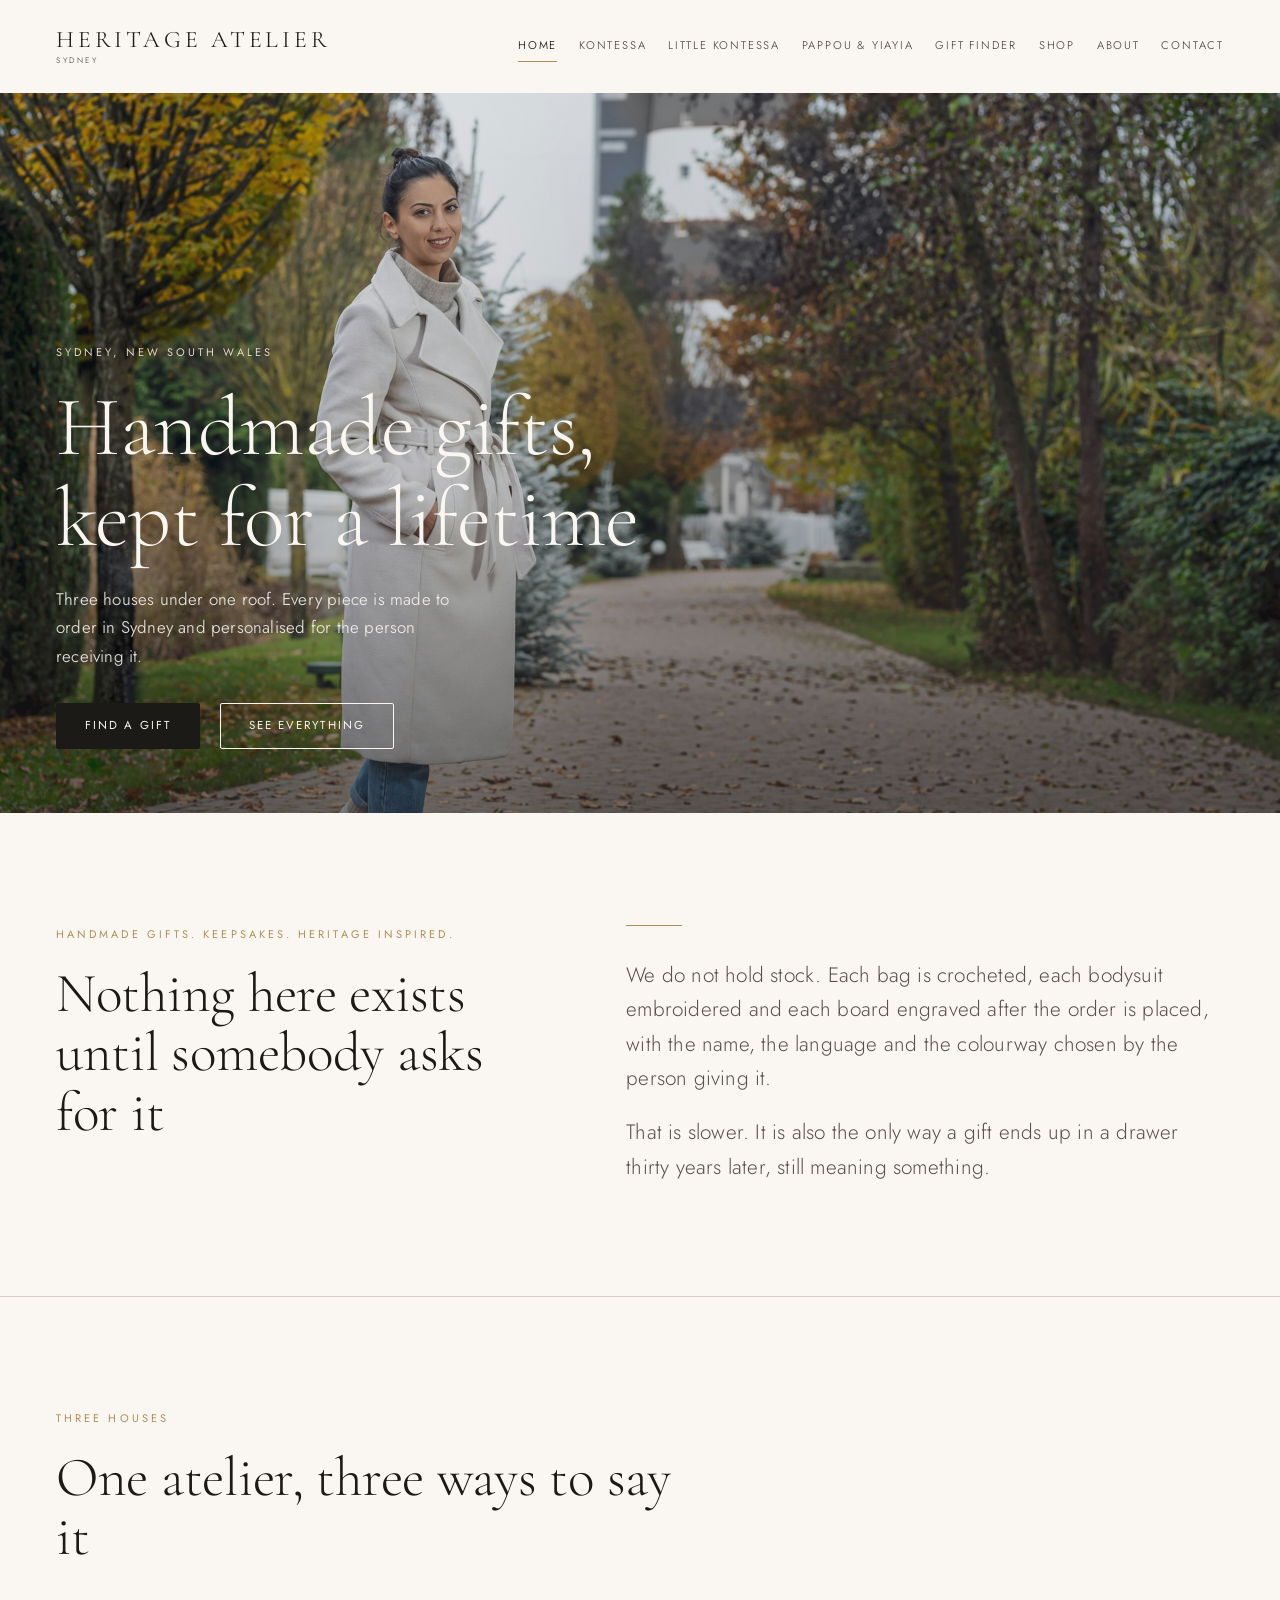
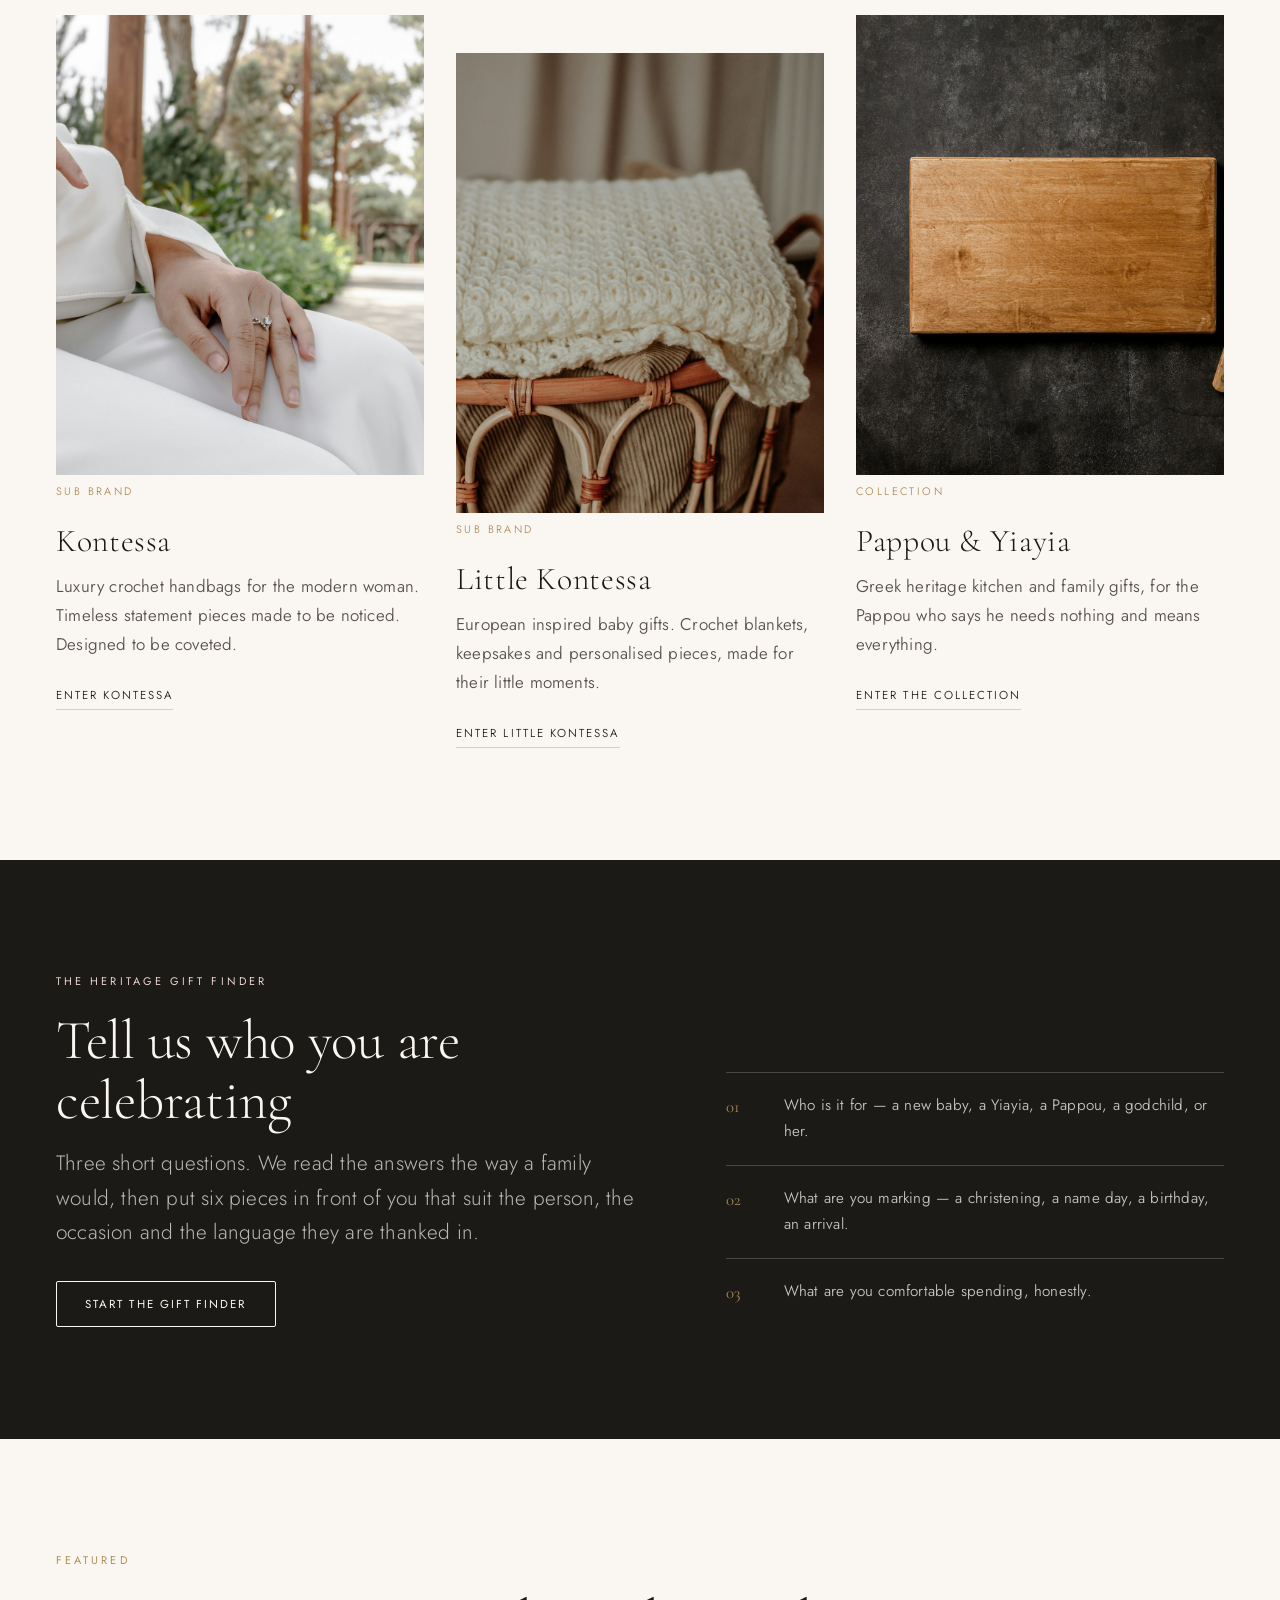
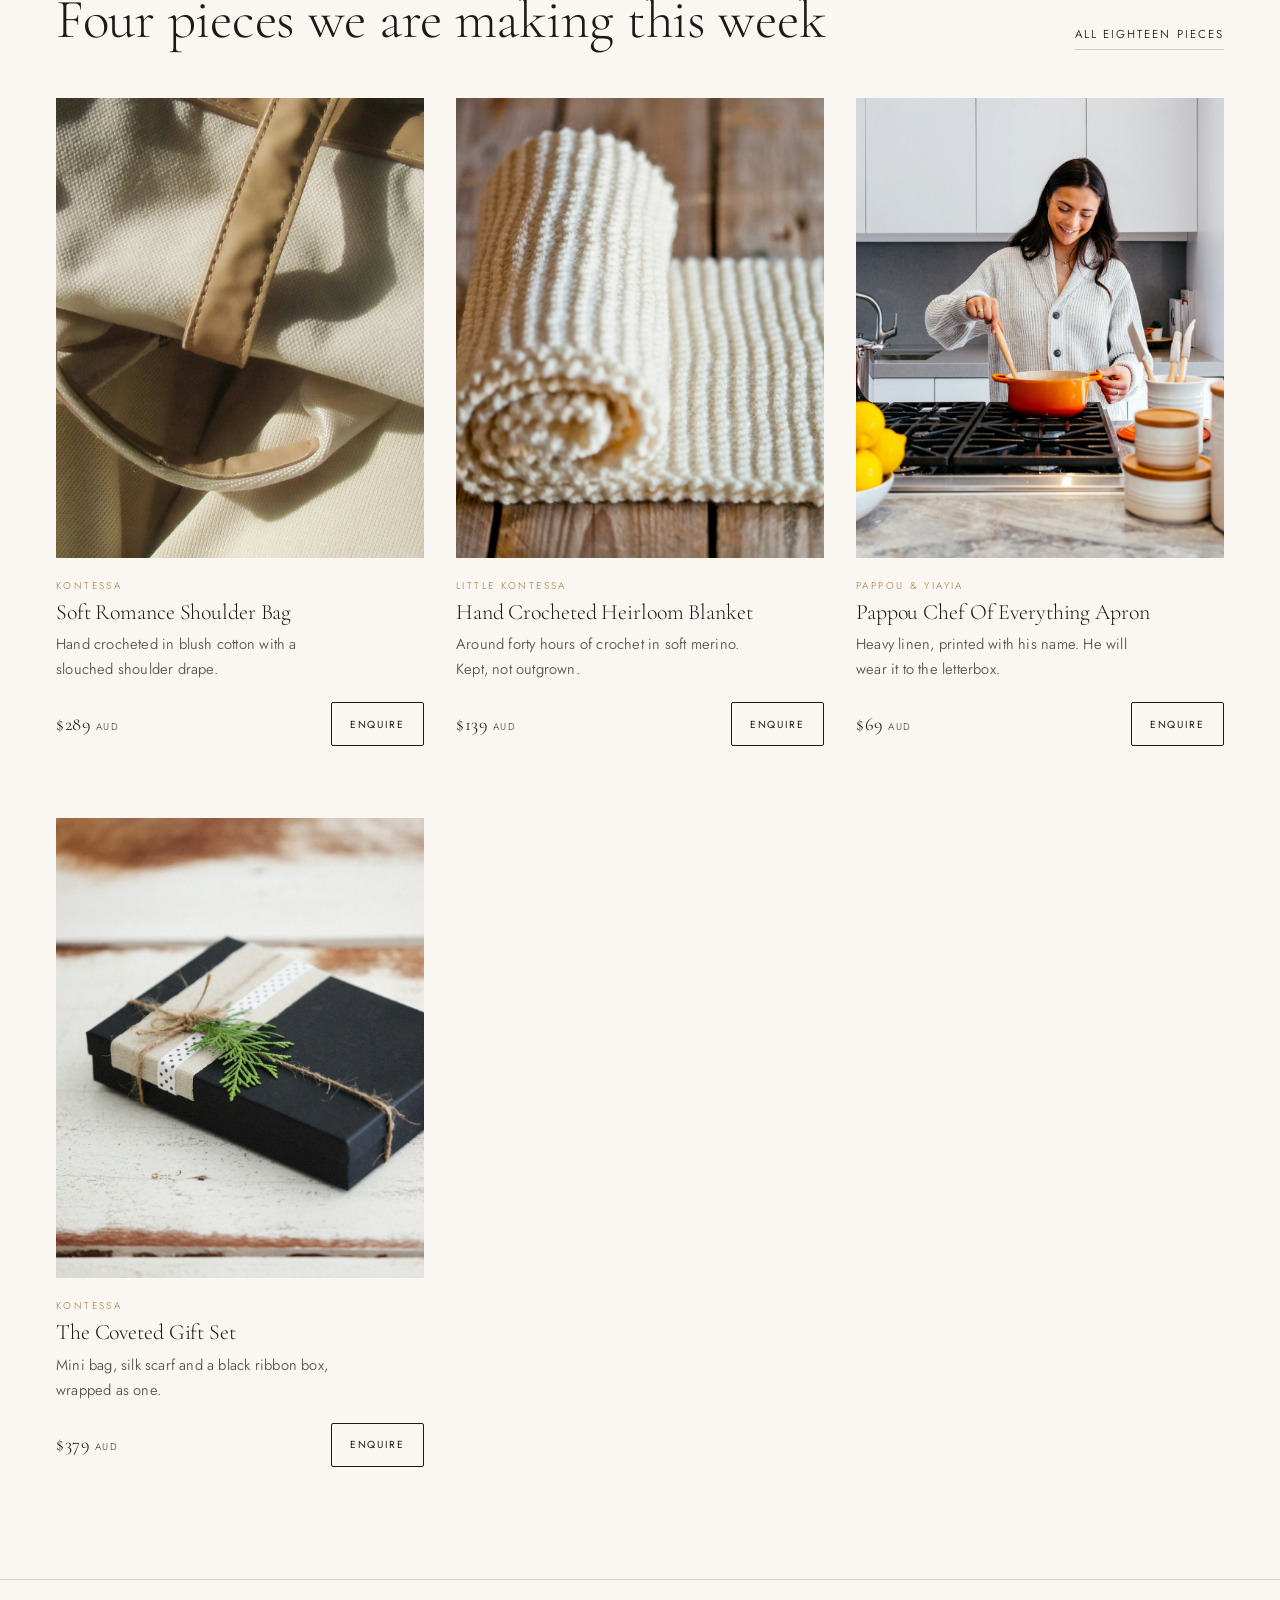
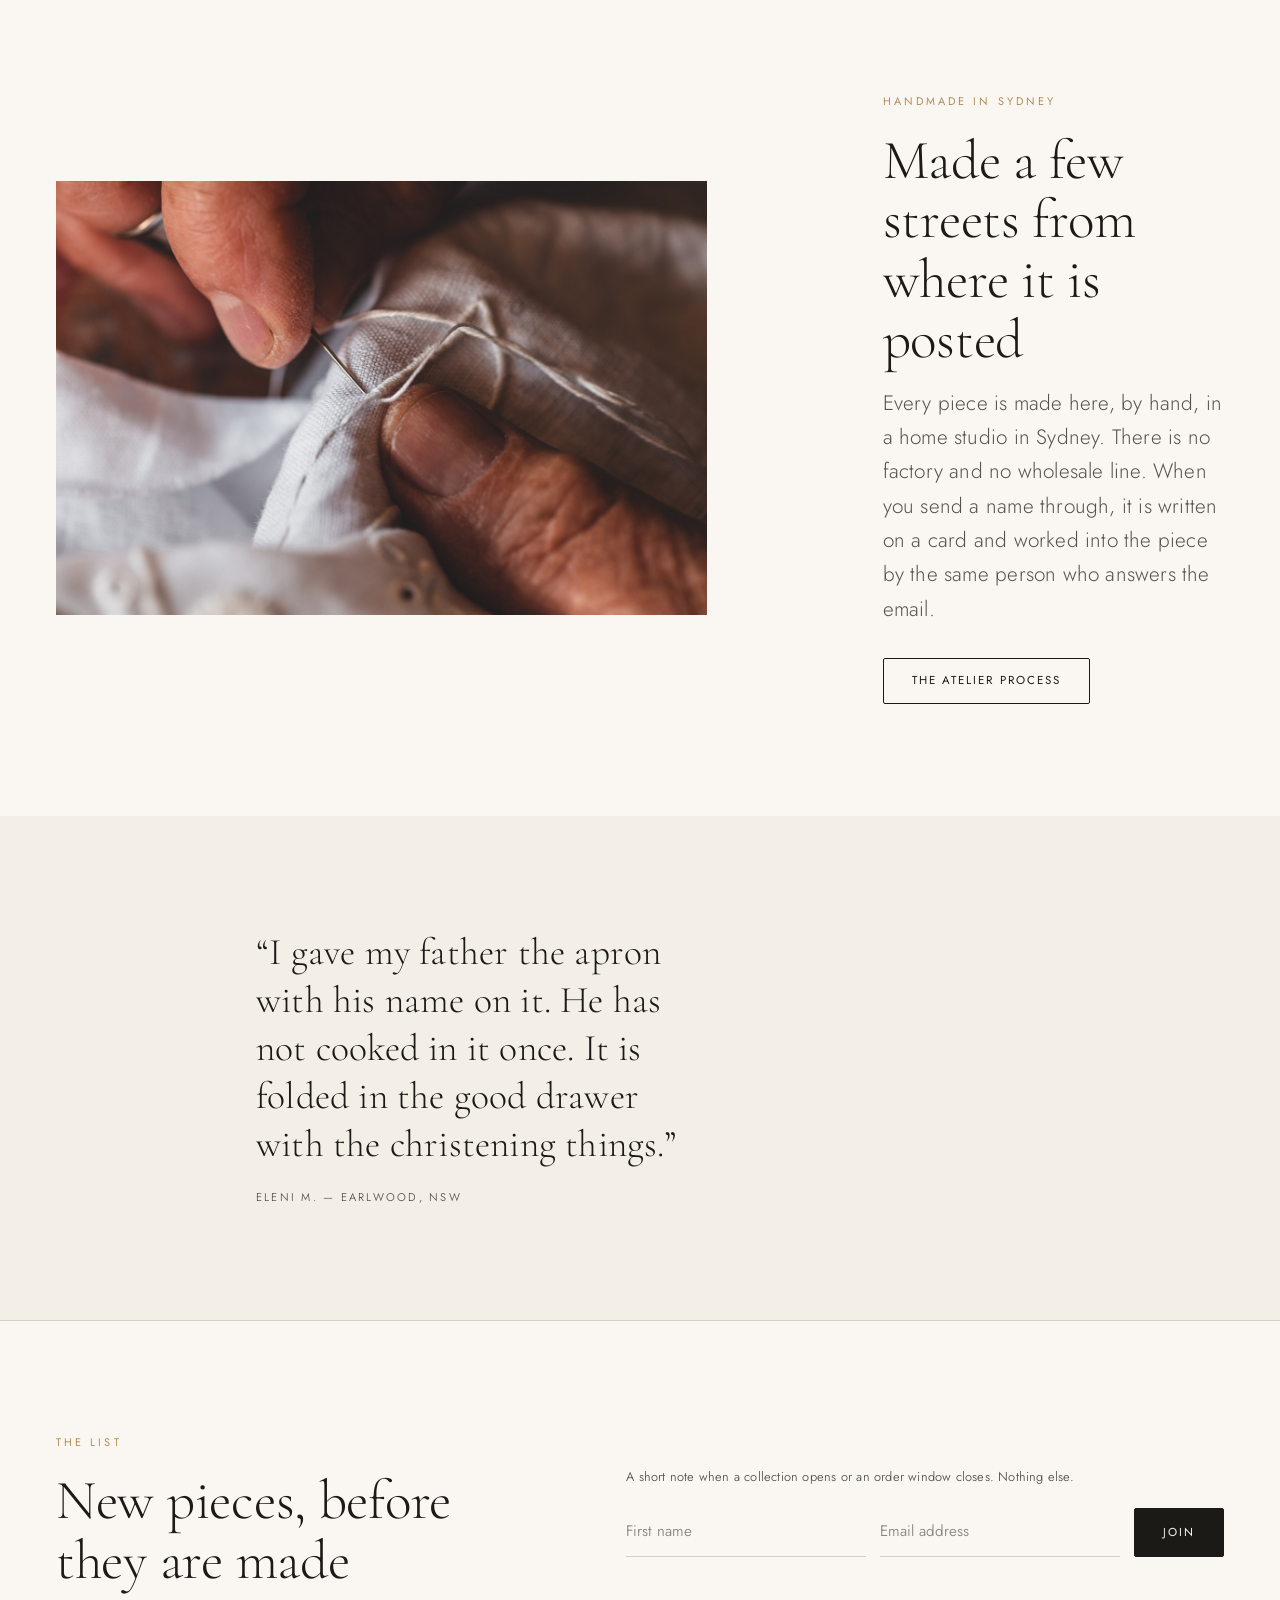
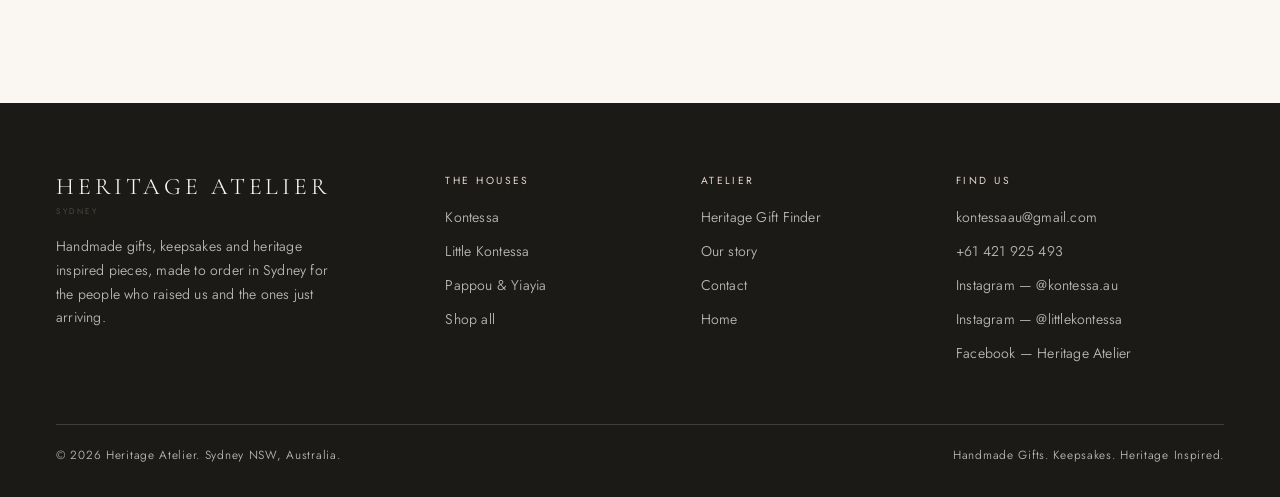
<file: index.html>
<!DOCTYPE html>
<html lang="en-AU">
<head>
<meta charset="utf-8">
<meta name="viewport" content="width=device-width, initial-scale=1">
<title>Heritage Atelier — Handmade Gifts, Keepsakes, Heritage Inspired | Sydney</title>
<meta name="description" content="Heritage Atelier is a Sydney atelier of handmade, made to order gifts: Kontessa luxury crochet handbags, Little Kontessa baby keepsakes and the Pappou &amp; Yiayia Greek heritage collection.">
<link rel="canonical" href="https://welcometothenextlevel.github.io/heritage-atelier/index.html">

<meta property="og:type" content="website">
<meta property="og:site_name" content="Heritage Atelier">
<meta property="og:title" content="Heritage Atelier — Handmade Gifts, Keepsakes, Heritage Inspired | Sydney">
<meta property="og:description" content="Heritage Atelier is a Sydney atelier of handmade, made to order gifts: Kontessa luxury crochet handbags, Little Kontessa baby keepsakes and the Pappou &amp; Yiayia Greek heritage collection.">
<meta property="og:url" content="https://welcometothenextlevel.github.io/heritage-atelier/index.html">
<meta property="og:image" content="https://welcometothenextlevel.github.io/heritage-atelier/assets/images/og-cover.jpg">
<meta property="og:locale" content="en_AU">
<meta name="twitter:card" content="summary_large_image">
<meta name="theme-color" content="#FAF7F2">

<link rel="icon" href="favicon.svg" type="image/svg+xml">
<link rel="apple-touch-icon" href="favicon.svg">

<link rel="preconnect" href="https://fonts.googleapis.com">
<link rel="preconnect" href="https://fonts.gstatic.com" crossorigin>
<link href="https://fonts.googleapis.com/css2?family=Cormorant+Garamond:wght@300;400;500&family=Jost:wght@300;400;500&display=swap" rel="stylesheet">
<link rel="stylesheet" href="css/style.css">
<script>document.documentElement.classList.add('js');</script>
</head>
<body>
  <a class="skip-link" href="#main">Skip to content</a>

  <header class="site-header">
    <div class="wrap header-inner">
      <a class="brandmark" href="index.html" aria-label="Heritage Atelier, home">
        Heritage Atelier
        <small>Sydney</small>
      </a>

      <nav class="nav-desktop" aria-label="Primary">
          <a href="index.html" aria-current="page">Home</a>
          <a href="kontessa.html">Kontessa</a>
          <a href="little-kontessa.html">Little Kontessa</a>
          <a href="heritage.html">Pappou &amp; Yiayia</a>
          <a href="gift-finder.html">Gift Finder</a>
          <a href="shop.html">Shop</a>
          <a href="about.html">About</a>
          <a href="contact.html">Contact</a>
      </nav>

      <button class="nav-toggle" type="button" aria-label="Open menu" aria-expanded="false" aria-controls="nav-overlay">
        <span></span><span></span><span></span>
      </button>
    </div>
  </header>

  <div class="nav-overlay" id="nav-overlay" aria-hidden="true">
    <nav aria-label="Mobile">
      <ul>
            <li><a href="index.html" aria-current="page">Home</a></li>
            <li><a href="kontessa.html">Kontessa</a></li>
            <li><a href="little-kontessa.html">Little Kontessa</a></li>
            <li><a href="heritage.html">Pappou &amp; Yiayia</a></li>
            <li><a href="gift-finder.html">Gift Finder</a></li>
            <li><a href="shop.html">Shop</a></li>
            <li><a href="about.html">About</a></li>
            <li><a href="contact.html">Contact</a></li>
      </ul>
    </nav>
    <div class="overlay-foot">
      <p><a href="mailto:kontessaau@gmail.com">kontessaau@gmail.com</a></p>
      <p><a href="tel:+61421925493">+61 421 925 493</a></p>
      <p>Sydney NSW, Australia</p>
    </div>
  </div>

  <main id="main">
    <section class="hero">
      <div class="hero-media">
        <picture>
          <source media="(max-width: 899px)" srcset="assets/images/hero-home-mobile.jpg">
          <img src="assets/images/hero-home.jpg" alt="Woman in a long cream trench coat walking a tree lined street in autumn" width="1920" height="1080" fetchpriority="high" decoding="async">
        </picture>
      </div>
      <div class="hero-caption">
        <div class="wrap">
          <span class="eyebrow">Sydney, New South Wales</span>
          <h1>Handmade gifts, kept for a lifetime</h1>
          <p>Three houses under one roof. Every piece is made to order in Sydney and personalised for the person receiving it.</p>
          <div class="btn-row"><a class="btn" href="gift-finder.html">Find a gift</a> <a class="btn btn--light" href="shop.html">See everything</a></div>
        </div>
      </div>
    </section>

    <section class="section statement">
      <div class="wrap">
        <div class="statement-grid">
          <div class="reveal">
            <span class="eyebrow">Handmade Gifts. Keepsakes. Heritage Inspired.</span>
            <h2>Nothing here exists until somebody asks for it</h2>
          </div>
          <div class="reveal">
            <hr class="rule rule--short">
            <p class="lede measure">We do not hold stock. Each bag is crocheted, each bodysuit embroidered and each board engraved after the order is placed, with the name, the language and the colourway chosen by the person giving it.</p>
            <p class="lede measure" style="margin-top:1.25rem">That is slower. It is also the only way a gift ends up in a drawer thirty years later, still meaning something.</p>
          </div>
        </div>
      </div>
    </section>

    <hr class="rule">

    <section class="section">
      <div class="wrap">
        <div class="reveal" style="max-width:38em;margin-bottom:var(--s-5)">
          <span class="eyebrow">Three houses</span>
          <h2>One atelier, three ways to say it</h2>
        </div>

        <div class="brand-cards">
          <article class="brand-card reveal">
            <figure><img src="assets/images/brand-kontessa.jpg" alt="A woman's hands holding a pale structured clutch, wearing fine gold rings" width="1000" height="1250" loading="lazy"></figure>
            <span class="card-meta">Sub brand</span>
            <h3>Kontessa</h3>
            <p>Luxury crochet handbags for the modern woman. Timeless statement pieces made to be noticed. Designed to be coveted.</p>
            <a class="link-quiet" href="kontessa.html">Enter Kontessa</a>
          </article>

          <article class="brand-card reveal">
            <figure><img src="assets/images/brand-little-kontessa.jpg" alt="Wooden teething toys resting on a soft knitted baby blanket" width="1000" height="1250" loading="lazy"></figure>
            <span class="card-meta">Sub brand</span>
            <h3>Little Kontessa</h3>
            <p>European inspired baby gifts. Crochet blankets, keepsakes and personalised pieces, made for their little moments.</p>
            <a class="link-quiet" href="little-kontessa.html">Enter Little Kontessa</a>
          </article>

          <article class="brand-card reveal">
            <figure><img src="assets/images/brand-heritage.jpg" alt="A wooden chopping board with a knife and fork on a warm kitchen bench" width="1000" height="1250" loading="lazy"></figure>
            <span class="card-meta">Collection</span>
            <h3>Pappou &amp; Yiayia</h3>
            <p>Greek heritage kitchen and family gifts, for the Pappou who says he needs nothing and means everything.</p>
            <a class="link-quiet" href="heritage.html">Enter the collection</a>
          </article>
        </div>
      </div>
    </section>

    <section class="section callout">
      <div class="wrap">
        <div class="callout-grid">
          <div class="reveal">
            <span class="eyebrow">The Heritage Gift Finder</span>
            <h2>Tell us who you are celebrating</h2>
            <p class="lede" style="margin-top:1rem;max-width:36em">Three short questions. We read the answers the way a family would, then put six pieces in front of you that suit the person, the occasion and the language they are thanked in.</p>
            <div class="btn-row" style="margin-top:var(--s-4)">
              <a class="btn btn--light" href="gift-finder.html">Start the gift finder</a>
            </div>
          </div>
          <ul class="callout-steps reveal">
            <li><span>01</span> Who is it for &mdash; a new baby, a Yiayia, a Pappou, a godchild, or her.</li>
            <li><span>02</span> What are you marking &mdash; a christening, a name day, a birthday, an arrival.</li>
            <li><span>03</span> What are you comfortable spending, honestly.</li>
          </ul>
        </div>
      </div>
    </section>

    <section class="section">
      <div class="wrap">
        <div class="reveal" style="display:flex;flex-wrap:wrap;gap:var(--s-3);align-items:end;justify-content:space-between;margin-bottom:var(--s-5)">
          <div>
            <span class="eyebrow">Featured</span>
            <h2>Four pieces we are making this week</h2>
          </div>
          <a class="link-quiet" href="shop.html">All eighteen pieces</a>
        </div>
        <div class="product-grid">
        <article class="product reveal" data-house-key="kontessa">
          <figure><img src="assets/images/kontessa-soft-romance-shoulder-bag.jpg" alt="Close view of a soft cream shoulder bag, showing the strap and the stitched edge" width="1000" height="1250" loading="lazy"></figure>
          <span class="product-house">Kontessa</span>
          <h3>Soft Romance Shoulder Bag</h3>
          <p>Hand crocheted in blush cotton with a slouched shoulder drape.</p>
          <div class="product-foot">
            <span class="price">$289 <span>AUD</span></span>
            <button type="button" class="btn btn--enquire" data-enquire data-name="Soft Romance Shoulder Bag" data-house="Kontessa" data-price="$289 AUD" data-image="assets/images/kontessa-soft-romance-shoulder-bag.jpg" data-alt="Close view of a soft cream shoulder bag, showing the strap and the stitched edge">Enquire</button>
          </div>
        </article>
        <article class="product reveal" data-house-key="little-kontessa">
          <figure><img src="assets/images/little-heirloom-blanket.jpg" alt="Cream hand crocheted baby blanket spread open on a light timber floor" width="1000" height="1250" loading="lazy"></figure>
          <span class="product-house">Little Kontessa</span>
          <h3>Hand Crocheted Heirloom Blanket</h3>
          <p>Around forty hours of crochet in soft merino. Kept, not outgrown.</p>
          <div class="product-foot">
            <span class="price">$139 <span>AUD</span></span>
            <button type="button" class="btn btn--enquire" data-enquire data-name="Hand Crocheted Heirloom Blanket" data-house="Little Kontessa" data-price="$139 AUD" data-image="assets/images/little-heirloom-blanket.jpg" data-alt="Cream hand crocheted baby blanket spread open on a light timber floor">Enquire</button>
          </div>
        </article>
        <article class="product reveal" data-house-key="heritage">
          <figure><img src="assets/images/heritage-pappou-apron.jpg" alt="Home cook in a linen apron working at a warm kitchen bench" width="1000" height="1250" loading="lazy"></figure>
          <span class="product-house">Pappou &amp; Yiayia</span>
          <h3>Pappou Chef Of Everything Apron</h3>
          <p>Heavy linen, printed with his name. He will wear it to the letterbox.</p>
          <div class="product-foot">
            <span class="price">$69 <span>AUD</span></span>
            <button type="button" class="btn btn--enquire" data-enquire data-name="Pappou Chef Of Everything Apron" data-house="Pappou &amp; Yiayia" data-price="$69 AUD" data-image="assets/images/heritage-pappou-apron.jpg" data-alt="Home cook in a linen apron working at a warm kitchen bench">Enquire</button>
          </div>
        </article>
        <article class="product reveal" data-house-key="kontessa">
          <figure><img src="assets/images/kontessa-coveted-gift-set.jpg" alt="A slim black gift box tied with twine and a sprig of greenery" width="1000" height="1250" loading="lazy"></figure>
          <span class="product-house">Kontessa</span>
          <h3>The Coveted Gift Set</h3>
          <p>Mini bag, silk scarf and a black ribbon box, wrapped as one.</p>
          <div class="product-foot">
            <span class="price">$379 <span>AUD</span></span>
            <button type="button" class="btn btn--enquire" data-enquire data-name="The Coveted Gift Set" data-house="Kontessa" data-price="$379 AUD" data-image="assets/images/kontessa-coveted-gift-set.jpg" data-alt="A slim black gift box tied with twine and a sprig of greenery">Enquire</button>
          </div>
        </article>
        </div>
      </div>
    </section>

    <hr class="rule">

    <section class="section">
      <div class="wrap">
        <div class="split">
          <div class="split-media reveal">
            <img src="assets/images/story-sydney.jpg" alt="A maker's hands drawing a needle and thread through pale linen" width="1400" height="933" loading="lazy">
          </div>
          <div class="split-body reveal">
            <span class="eyebrow">Handmade in Sydney</span>
            <h2>Made a few streets from where it is posted</h2>
            <p class="lede" style="margin-top:1rem">Every piece is made here, by hand, in a home studio in Sydney. There is no factory and no wholesale line. When you send a name through, it is written on a card and worked into the piece by the same person who answers the email.</p>
            <div class="btn-row" style="margin-top:var(--s-4)"><a class="btn btn--ghost" href="about.html">The atelier process</a></div>
          </div>
        </div>
      </div>
    </section>

    <section class="section testimonial-band">
      <div class="wrap testimonial-grid">
        <blockquote class="testimonial reveal">
          <p>&ldquo;I gave my father the apron with his name on it. He has not cooked in it once. It is folded in the good drawer with the christening things.&rdquo;</p>
          <cite>Eleni M. &mdash; Earlwood, NSW</cite>
        </blockquote>
      </div>
    </section>

    <section class="section newsletter">
      <div class="wrap">
        <div class="newsletter-grid">
          <div class="reveal">
            <span class="eyebrow">The list</span>
            <h2>New pieces, before they are made</h2>
          </div>
          <div class="reveal">
            <form data-inline-success="news-success" novalidate>
              <p class="form-note">A short note when a collection opens or an order window closes. Nothing else.</p>
              <div class="field-row">
                <input type="text" name="name" aria-label="Your first name" placeholder="First name" autocomplete="given-name" required>
                <input type="email" name="email" aria-label="Your email address" placeholder="Email address" autocomplete="email" required>
                <button class="btn" type="submit">Join</button>
              </div>
            </form>
            <div class="form-success" id="news-success" style="margin-top:var(--s-3)">
              <h3>You are on the list, <span data-success-name>there</span>.</h3>
              <p>We will write when the next collection opens for orders.</p>
            </div>
          </div>
        </div>
      </div>
    </section>

  </main>

  <footer class="site-footer">
    <div class="wrap">
      <div class="footer-grid">
        <div>
          <span class="brandmark">Heritage Atelier<small>Sydney</small></span>
          <p>Handmade gifts, keepsakes and heritage inspired pieces, made to order in Sydney for the people who raised us and the ones just arriving.</p>
        </div>
        <div>
          <h4>The Houses</h4>
          <ul>
            <li><a href="kontessa.html">Kontessa</a></li>
            <li><a href="little-kontessa.html">Little Kontessa</a></li>
            <li><a href="heritage.html">Pappou &amp; Yiayia</a></li>
            <li><a href="shop.html">Shop all</a></li>
          </ul>
        </div>
        <div>
          <h4>Atelier</h4>
          <ul>
            <li><a href="gift-finder.html">Heritage Gift Finder</a></li>
            <li><a href="about.html">Our story</a></li>
            <li><a href="contact.html">Contact</a></li>
            <li><a href="index.html">Home</a></li>
          </ul>
        </div>
        <div>
          <h4>Find us</h4>
          <ul>
            <li><a href="mailto:kontessaau@gmail.com">kontessaau@gmail.com</a></li>
            <li><a href="tel:+61421925493">+61 421 925 493</a></li>
            <li><a href="https://www.instagram.com/kontessa.au/" rel="noopener">Instagram &mdash; @kontessa.au</a></li>
            <li><a href="https://www.instagram.com/littlekontessa/" rel="noopener">Instagram &mdash; @littlekontessa</a></li>
            <li><a href="https://www.facebook.com/" rel="noopener">Facebook &mdash; Heritage Atelier</a></li>
          </ul>
        </div>
      </div>
      <div class="footer-base">
        <span>&copy; 2026 Heritage Atelier. Sydney NSW, Australia.</span>
        <span>Handmade Gifts. Keepsakes. Heritage Inspired.</span>
      </div>
    </div>
  </footer>

  <div class="modal" id="enquiry-modal" role="dialog" aria-modal="true" aria-labelledby="enquiry-title" aria-hidden="true">
    <button class="modal-backdrop" type="button" data-modal-close aria-label="Close enquiry"></button>
    <div class="modal-panel">
      <button class="modal-close" type="button" data-modal-close aria-label="Close enquiry">&times;</button>
      <span class="eyebrow" data-modal-house>Heritage Atelier</span>
      <h2 id="enquiry-title" style="font-size:clamp(1.5rem,1.2rem+1.2vw,2rem)">Enquire about this piece</h2>

      <div class="modal-product">
        <img data-modal-image src="assets/images/kontessa-soft-romance-shoulder-bag.jpg" alt="" width="76" height="95">
        <div>
          <strong data-modal-name style="font-family:var(--serif);font-size:1.15rem;font-weight:400">Piece</strong>
          <div class="price" data-modal-price></div>
        </div>
      </div>

      <form data-inline-success="modal-success" novalidate>
        <input type="hidden" name="piece" data-modal-field value="">
        <div class="form-grid two-up">
          <div class="field">
            <label for="m-name">Your name</label>
            <input id="m-name" name="name" type="text" autocomplete="name" required>
          </div>
          <div class="field">
            <label for="m-email">Email</label>
            <input id="m-email" name="email" type="email" autocomplete="email" required>
          </div>
          <div class="field field-full">
            <label for="m-message">Tell us about the personalisation</label>
            <textarea id="m-message" name="message" rows="4" placeholder="The name, the colourway, the date you need it by."></textarea>
          </div>
        </div>
        <div class="btn-row" style="margin-top:var(--s-4)">
          <button class="btn" type="submit">Send enquiry</button>
          <button class="btn btn--ghost" type="button" data-modal-close>Cancel</button>
        </div>
        <p class="form-note" style="margin-top:var(--s-3)">We reply from kontessaau@gmail.com, usually within one working day.</p>
      </form>

      <div class="form-success" id="modal-success">
        <h3>Thank you, <span data-success-name>there</span>.</h3>
        <p>Your enquiry is with the atelier. We will come back to you with timings, colourways and a personalisation proof before anything is made.</p>
      </div>
    </div>
  </div>

  <script src="js/main.js"></script>
</body>
</html>
</file>
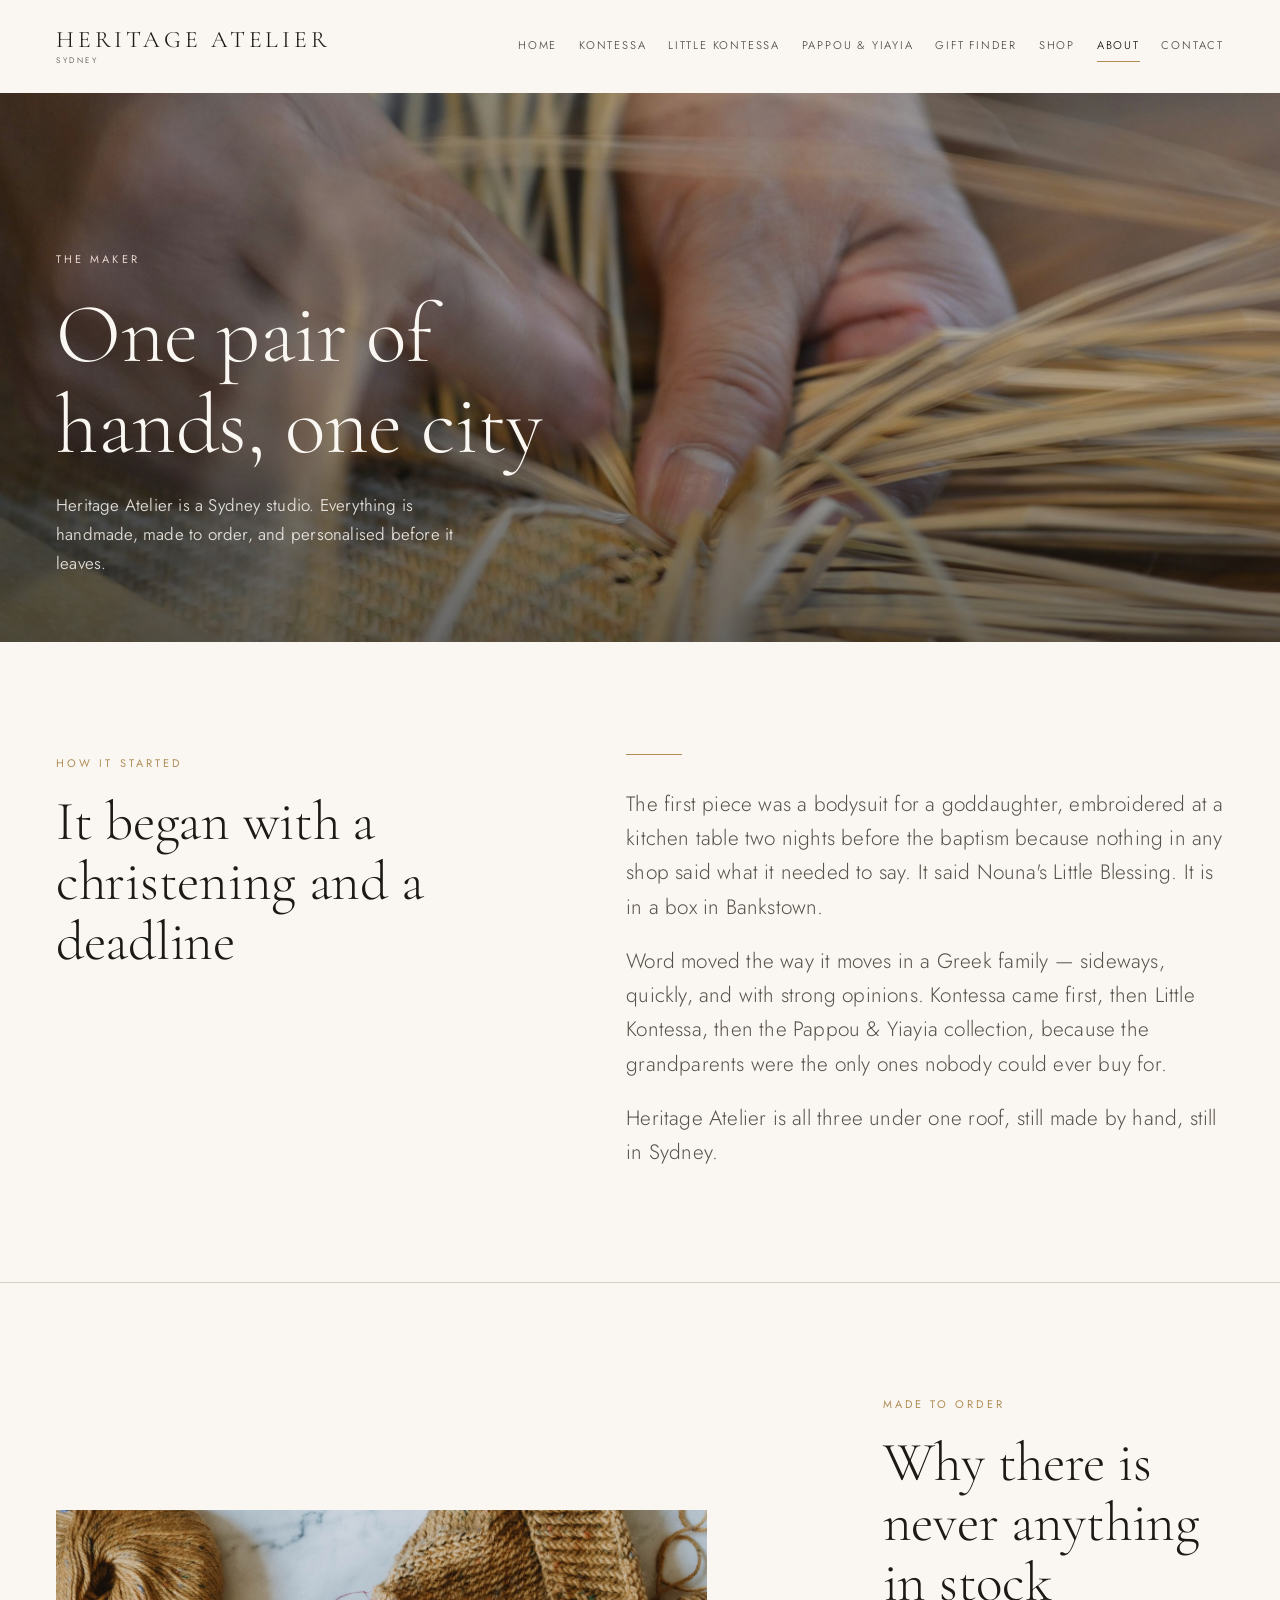
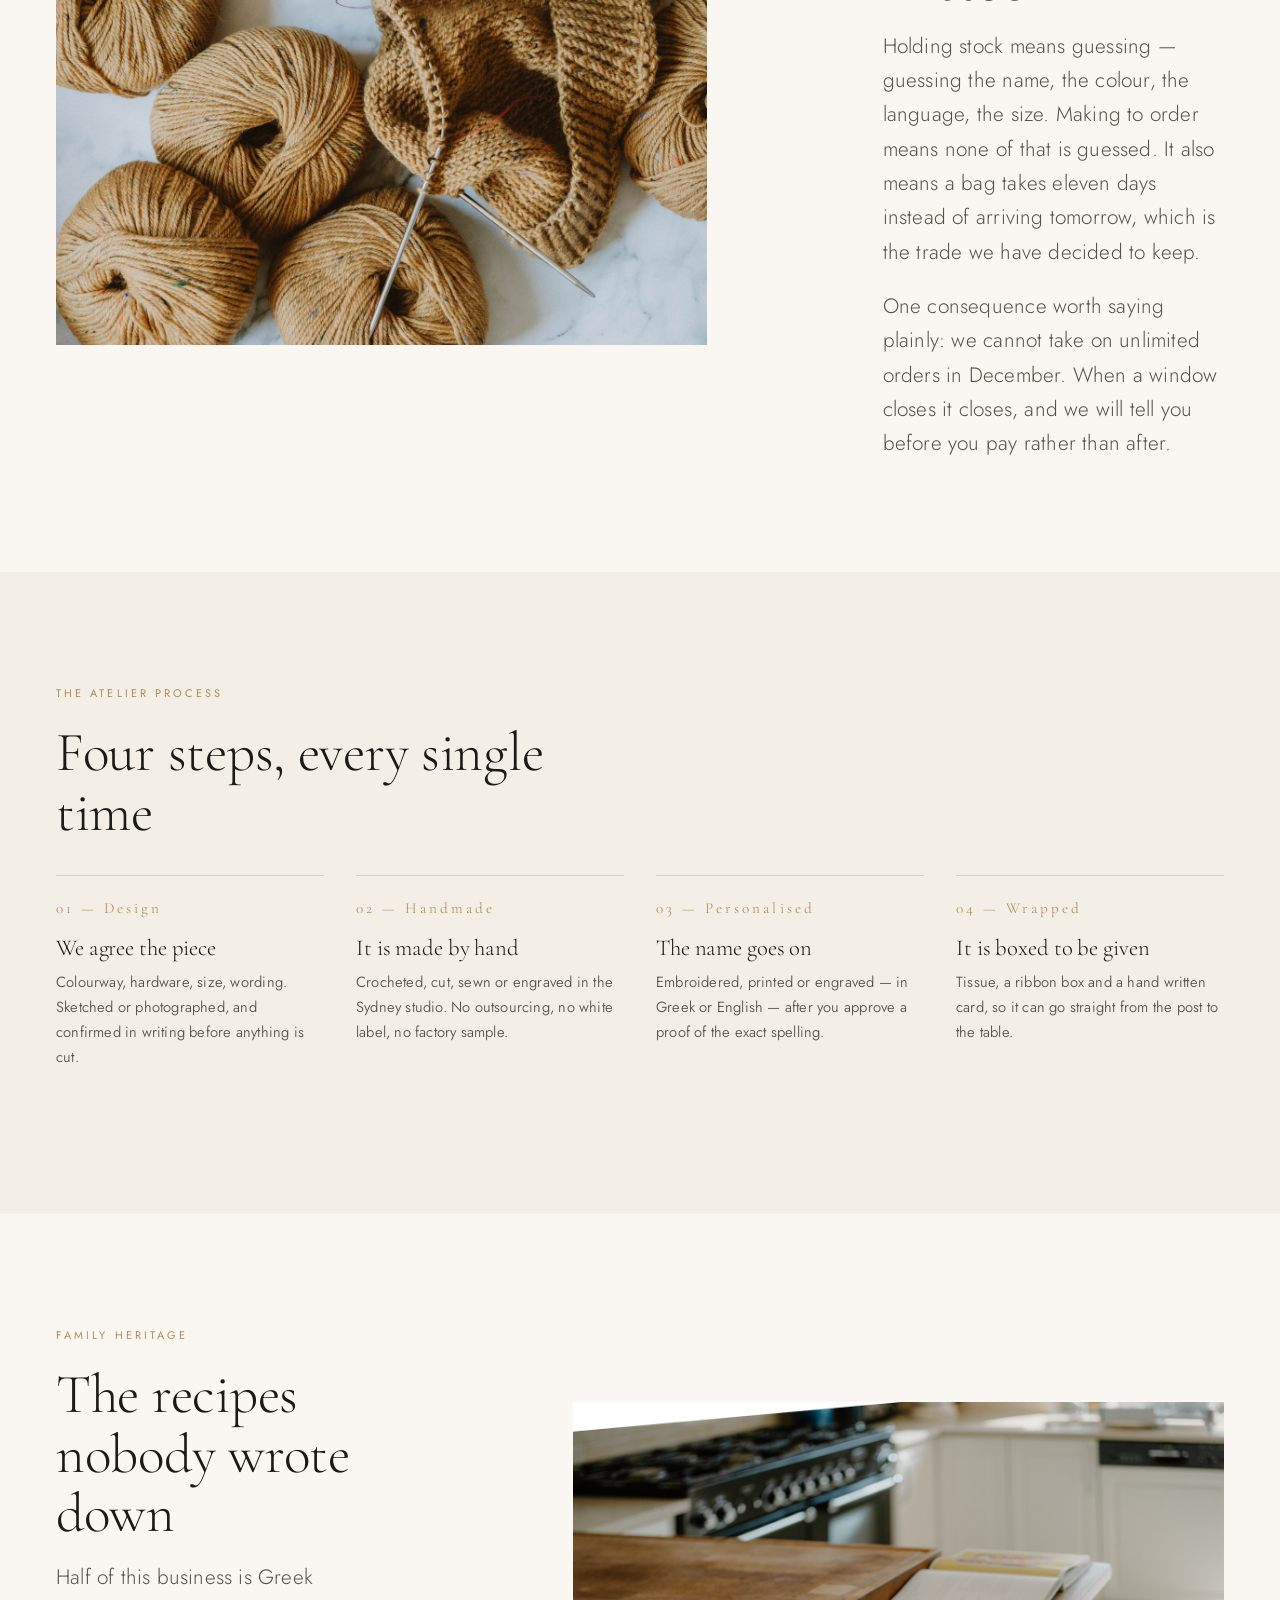
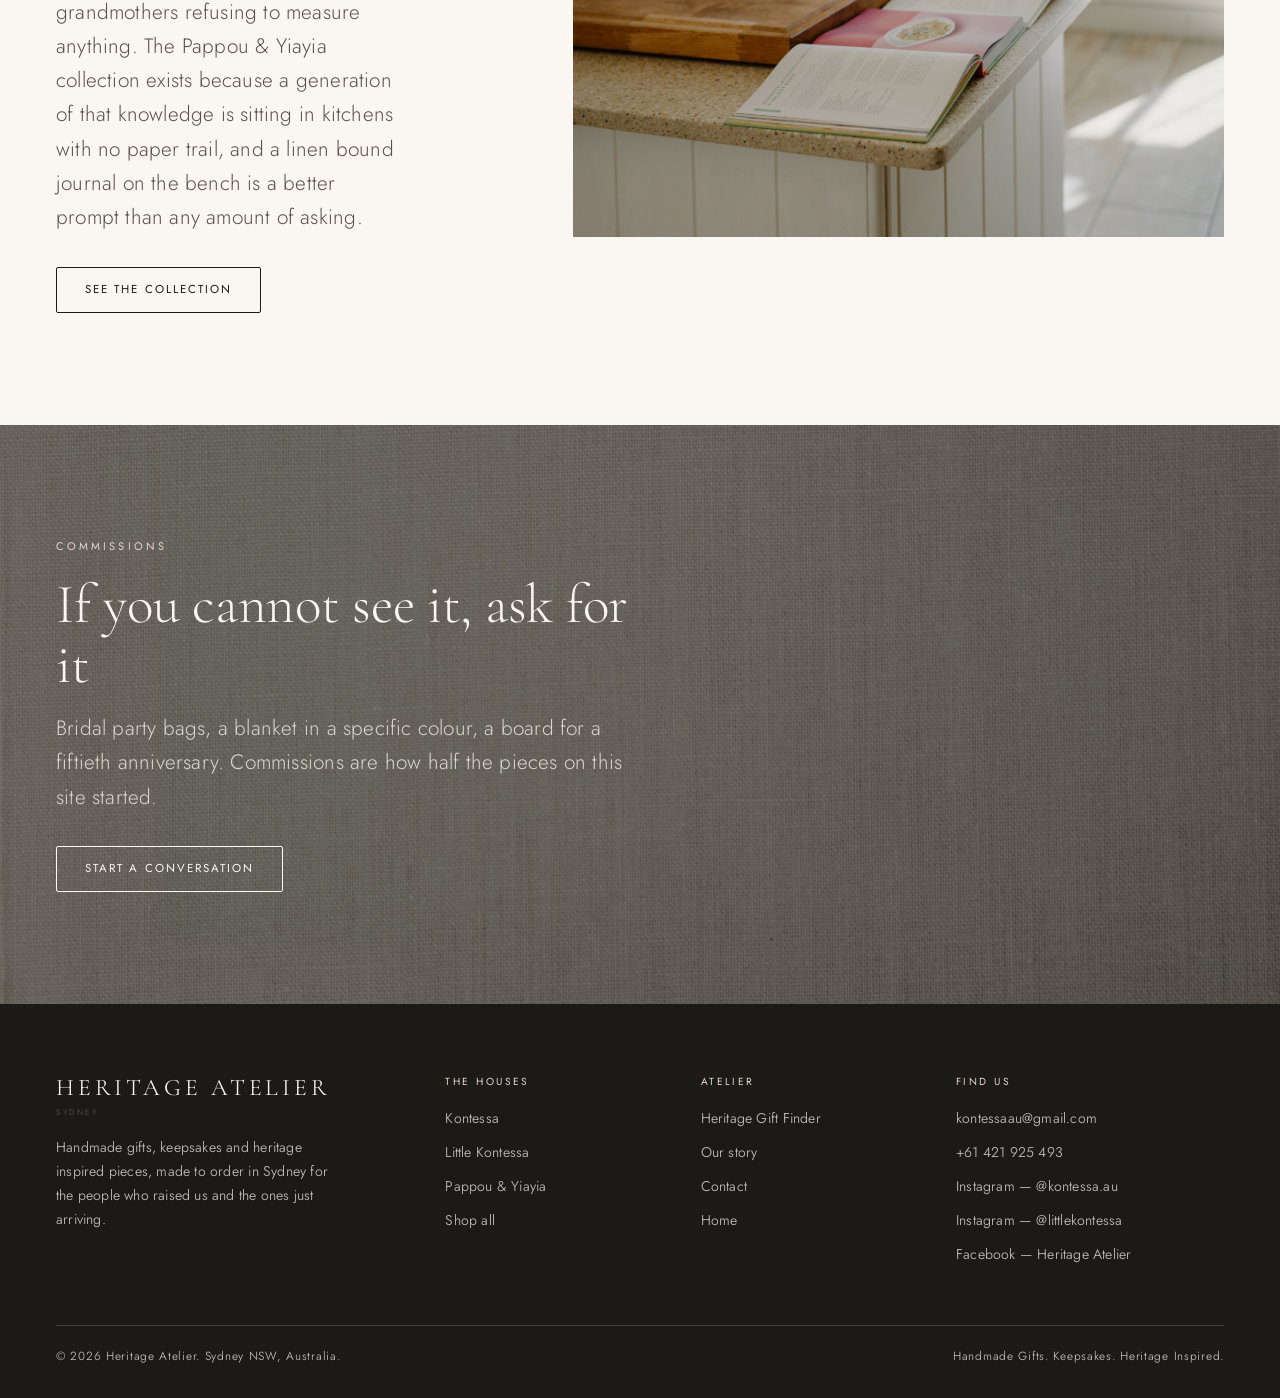
<file: about.html>
<!DOCTYPE html>
<html lang="en-AU">
<head>
<meta charset="utf-8">
<meta name="viewport" content="width=device-width, initial-scale=1">
<title>About the Atelier — Handmade in Sydney, Made to Order | Heritage Atelier</title>
<meta name="description" content="The story behind Heritage Atelier: one maker in Sydney, a Greek family heritage, and a made to order process in four steps — design, handmade, personalised, wrapped.">
<link rel="canonical" href="https://welcometothenextlevel.github.io/heritage-atelier/about.html">

<meta property="og:type" content="website">
<meta property="og:site_name" content="Heritage Atelier">
<meta property="og:title" content="About the Atelier — Handmade in Sydney, Made to Order | Heritage Atelier">
<meta property="og:description" content="The story behind Heritage Atelier: one maker in Sydney, a Greek family heritage, and a made to order process in four steps — design, handmade, personalised, wrapped.">
<meta property="og:url" content="https://welcometothenextlevel.github.io/heritage-atelier/about.html">
<meta property="og:image" content="https://welcometothenextlevel.github.io/heritage-atelier/assets/images/og-cover.jpg">
<meta property="og:locale" content="en_AU">
<meta name="twitter:card" content="summary_large_image">
<meta name="theme-color" content="#FAF7F2">

<link rel="icon" href="favicon.svg" type="image/svg+xml">
<link rel="apple-touch-icon" href="favicon.svg">

<link rel="preconnect" href="https://fonts.googleapis.com">
<link rel="preconnect" href="https://fonts.gstatic.com" crossorigin>
<link href="https://fonts.googleapis.com/css2?family=Cormorant+Garamond:wght@300;400;500&family=Jost:wght@300;400;500&display=swap" rel="stylesheet">
<link rel="stylesheet" href="css/style.css">
<script>document.documentElement.classList.add('js');</script>
</head>
<body>
  <a class="skip-link" href="#main">Skip to content</a>

  <header class="site-header">
    <div class="wrap header-inner">
      <a class="brandmark" href="index.html" aria-label="Heritage Atelier, home">
        Heritage Atelier
        <small>Sydney</small>
      </a>

      <nav class="nav-desktop" aria-label="Primary">
          <a href="index.html">Home</a>
          <a href="kontessa.html">Kontessa</a>
          <a href="little-kontessa.html">Little Kontessa</a>
          <a href="heritage.html">Pappou &amp; Yiayia</a>
          <a href="gift-finder.html">Gift Finder</a>
          <a href="shop.html">Shop</a>
          <a href="about.html" aria-current="page">About</a>
          <a href="contact.html">Contact</a>
      </nav>

      <button class="nav-toggle" type="button" aria-label="Open menu" aria-expanded="false" aria-controls="nav-overlay">
        <span></span><span></span><span></span>
      </button>
    </div>
  </header>

  <div class="nav-overlay" id="nav-overlay" aria-hidden="true">
    <nav aria-label="Mobile">
      <ul>
            <li><a href="index.html">Home</a></li>
            <li><a href="kontessa.html">Kontessa</a></li>
            <li><a href="little-kontessa.html">Little Kontessa</a></li>
            <li><a href="heritage.html">Pappou &amp; Yiayia</a></li>
            <li><a href="gift-finder.html">Gift Finder</a></li>
            <li><a href="shop.html">Shop</a></li>
            <li><a href="about.html" aria-current="page">About</a></li>
            <li><a href="contact.html">Contact</a></li>
      </ul>
    </nav>
    <div class="overlay-foot">
      <p><a href="mailto:kontessaau@gmail.com">kontessaau@gmail.com</a></p>
      <p><a href="tel:+61421925493">+61 421 925 493</a></p>
      <p>Sydney NSW, Australia</p>
    </div>
  </div>

  <main id="main">
    <section class="hero page-hero">
      <div class="hero-media">
        <picture>
          <source media="(max-width: 899px)" srcset="assets/images/hero-about-mobile.jpg">
          <img src="assets/images/hero-about.jpg" alt="A maker's hands weaving pale straw fibre by hand" width="1920" height="1080" fetchpriority="high" decoding="async">
        </picture>
      </div>
      <div class="hero-caption">
        <div class="wrap">
          <span class="eyebrow">The maker</span>
          <h1>One pair of hands, one city</h1>
          <p>Heritage Atelier is a Sydney studio. Everything is handmade, made to order, and personalised before it leaves.</p>
          
        </div>
      </div>
    </section>

    <section class="section">
      <div class="wrap">
        <div class="statement-grid">
          <div class="reveal">
            <span class="eyebrow">How it started</span>
            <h2>It began with a christening and a deadline</h2>
          </div>
          <div class="reveal">
            <hr class="rule rule--short">
            <p class="lede measure">The first piece was a bodysuit for a goddaughter, embroidered at a kitchen table two nights before the baptism because nothing in any shop said what it needed to say. It said Nouna's Little Blessing. It is in a box in Bankstown.</p>
            <p class="lede measure" style="margin-top:1.25rem">Word moved the way it moves in a Greek family &mdash; sideways, quickly, and with strong opinions. Kontessa came first, then Little Kontessa, then the Pappou &amp; Yiayia collection, because the grandparents were the only ones nobody could ever buy for.</p>
            <p class="lede measure" style="margin-top:1.25rem">Heritage Atelier is all three under one roof, still made by hand, still in Sydney.</p>
          </div>
        </div>
      </div>
    </section>

    <hr class="rule">

    <section class="section">
      <div class="wrap">
        <div class="split">
          <div class="split-media reveal">
            <img src="assets/images/story-atelier.jpg" alt="Skeins of soft ochre yarn beside a piece of knitting still on the needles" width="1400" height="933" loading="lazy">
          </div>
          <div class="split-body reveal">
            <span class="eyebrow">Made to order</span>
            <h2>Why there is never anything in stock</h2>
            <p class="lede" style="margin-top:1rem">Holding stock means guessing &mdash; guessing the name, the colour, the language, the size. Making to order means none of that is guessed. It also means a bag takes eleven days instead of arriving tomorrow, which is the trade we have decided to keep.</p>
            <p class="lede" style="margin-top:1.25rem">One consequence worth saying plainly: we cannot take on unlimited orders in December. When a window closes it closes, and we will tell you before you pay rather than after.</p>
          </div>
        </div>
      </div>
    </section>

    <section class="section" style="background:var(--paper-deep)">
      <div class="wrap">
        <div class="reveal" style="max-width:34em;margin-bottom:var(--s-4)">
          <span class="eyebrow">The atelier process</span>
          <h2>Four steps, every single time</h2>
        </div>
        <div class="steps">
          <div class="step reveal"><span class="num">01 &mdash; Design</span><h3>We agree the piece</h3><p>Colourway, hardware, size, wording. Sketched or photographed, and confirmed in writing before anything is cut.</p></div>
          <div class="step reveal"><span class="num">02 &mdash; Handmade</span><h3>It is made by hand</h3><p>Crocheted, cut, sewn or engraved in the Sydney studio. No outsourcing, no white label, no factory sample.</p></div>
          <div class="step reveal"><span class="num">03 &mdash; Personalised</span><h3>The name goes on</h3><p>Embroidered, printed or engraved &mdash; in Greek or English &mdash; after you approve a proof of the exact spelling.</p></div>
          <div class="step reveal"><span class="num">04 &mdash; Wrapped</span><h3>It is boxed to be given</h3><p>Tissue, a ribbon box and a hand written card, so it can go straight from the post to the table.</p></div>
        </div>
      </div>
    </section>

    <section class="section">
      <div class="wrap">
        <div class="split split--flip">
          <div class="split-media reveal">
            <img src="assets/images/story-recipe.jpg" alt="Open recipe books resting on a warm kitchen counter" width="1400" height="933" loading="lazy">
          </div>
          <div class="split-body reveal">
            <span class="eyebrow">Family heritage</span>
            <h2>The recipes nobody wrote down</h2>
            <p class="lede" style="margin-top:1rem">Half of this business is Greek grandmothers refusing to measure anything. The Pappou &amp; Yiayia collection exists because a generation of that knowledge is sitting in kitchens with no paper trail, and a linen bound journal on the bench is a better prompt than any amount of asking.</p>
            <div class="btn-row" style="margin-top:var(--s-4)"><a class="btn btn--ghost" href="heritage.html">See the collection</a></div>
          </div>
        </div>
      </div>
    </section>

    <section class="section texture-band" style="background-image:url(assets/images/texture-linen.jpg)">
      <div class="wrap">
        <div style="max-width:34em">
          <span class="eyebrow">Commissions</span>
          <h2>If you cannot see it, ask for it</h2>
          <p class="lede" style="margin-top:1rem">Bridal party bags, a blanket in a specific colour, a board for a fiftieth anniversary. Commissions are how half the pieces on this site started.</p>
          <div class="btn-row" style="margin-top:var(--s-4)"><a class="btn btn--light" href="contact.html">Start a conversation</a></div>
        </div>
      </div>
    </section>

  </main>

  <footer class="site-footer">
    <div class="wrap">
      <div class="footer-grid">
        <div>
          <span class="brandmark">Heritage Atelier<small>Sydney</small></span>
          <p>Handmade gifts, keepsakes and heritage inspired pieces, made to order in Sydney for the people who raised us and the ones just arriving.</p>
        </div>
        <div>
          <h4>The Houses</h4>
          <ul>
            <li><a href="kontessa.html">Kontessa</a></li>
            <li><a href="little-kontessa.html">Little Kontessa</a></li>
            <li><a href="heritage.html">Pappou &amp; Yiayia</a></li>
            <li><a href="shop.html">Shop all</a></li>
          </ul>
        </div>
        <div>
          <h4>Atelier</h4>
          <ul>
            <li><a href="gift-finder.html">Heritage Gift Finder</a></li>
            <li><a href="about.html">Our story</a></li>
            <li><a href="contact.html">Contact</a></li>
            <li><a href="index.html">Home</a></li>
          </ul>
        </div>
        <div>
          <h4>Find us</h4>
          <ul>
            <li><a href="mailto:kontessaau@gmail.com">kontessaau@gmail.com</a></li>
            <li><a href="tel:+61421925493">+61 421 925 493</a></li>
            <li><a href="https://www.instagram.com/kontessa.au/" rel="noopener">Instagram &mdash; @kontessa.au</a></li>
            <li><a href="https://www.instagram.com/littlekontessa/" rel="noopener">Instagram &mdash; @littlekontessa</a></li>
            <li><a href="https://www.facebook.com/" rel="noopener">Facebook &mdash; Heritage Atelier</a></li>
          </ul>
        </div>
      </div>
      <div class="footer-base">
        <span>&copy; 2026 Heritage Atelier. Sydney NSW, Australia.</span>
        <span>Handmade Gifts. Keepsakes. Heritage Inspired.</span>
      </div>
    </div>
  </footer>

  <div class="modal" id="enquiry-modal" role="dialog" aria-modal="true" aria-labelledby="enquiry-title" aria-hidden="true">
    <button class="modal-backdrop" type="button" data-modal-close aria-label="Close enquiry"></button>
    <div class="modal-panel">
      <button class="modal-close" type="button" data-modal-close aria-label="Close enquiry">&times;</button>
      <span class="eyebrow" data-modal-house>Heritage Atelier</span>
      <h2 id="enquiry-title" style="font-size:clamp(1.5rem,1.2rem+1.2vw,2rem)">Enquire about this piece</h2>

      <div class="modal-product">
        <img data-modal-image src="assets/images/kontessa-soft-romance-shoulder-bag.jpg" alt="" width="76" height="95">
        <div>
          <strong data-modal-name style="font-family:var(--serif);font-size:1.15rem;font-weight:400">Piece</strong>
          <div class="price" data-modal-price></div>
        </div>
      </div>

      <form data-inline-success="modal-success" novalidate>
        <input type="hidden" name="piece" data-modal-field value="">
        <div class="form-grid two-up">
          <div class="field">
            <label for="m-name">Your name</label>
            <input id="m-name" name="name" type="text" autocomplete="name" required>
          </div>
          <div class="field">
            <label for="m-email">Email</label>
            <input id="m-email" name="email" type="email" autocomplete="email" required>
          </div>
          <div class="field field-full">
            <label for="m-message">Tell us about the personalisation</label>
            <textarea id="m-message" name="message" rows="4" placeholder="The name, the colourway, the date you need it by."></textarea>
          </div>
        </div>
        <div class="btn-row" style="margin-top:var(--s-4)">
          <button class="btn" type="submit">Send enquiry</button>
          <button class="btn btn--ghost" type="button" data-modal-close>Cancel</button>
        </div>
        <p class="form-note" style="margin-top:var(--s-3)">We reply from kontessaau@gmail.com, usually within one working day.</p>
      </form>

      <div class="form-success" id="modal-success">
        <h3>Thank you, <span data-success-name>there</span>.</h3>
        <p>Your enquiry is with the atelier. We will come back to you with timings, colourways and a personalisation proof before anything is made.</p>
      </div>
    </div>
  </div>

  <script src="js/main.js"></script>
</body>
</html>
</file>
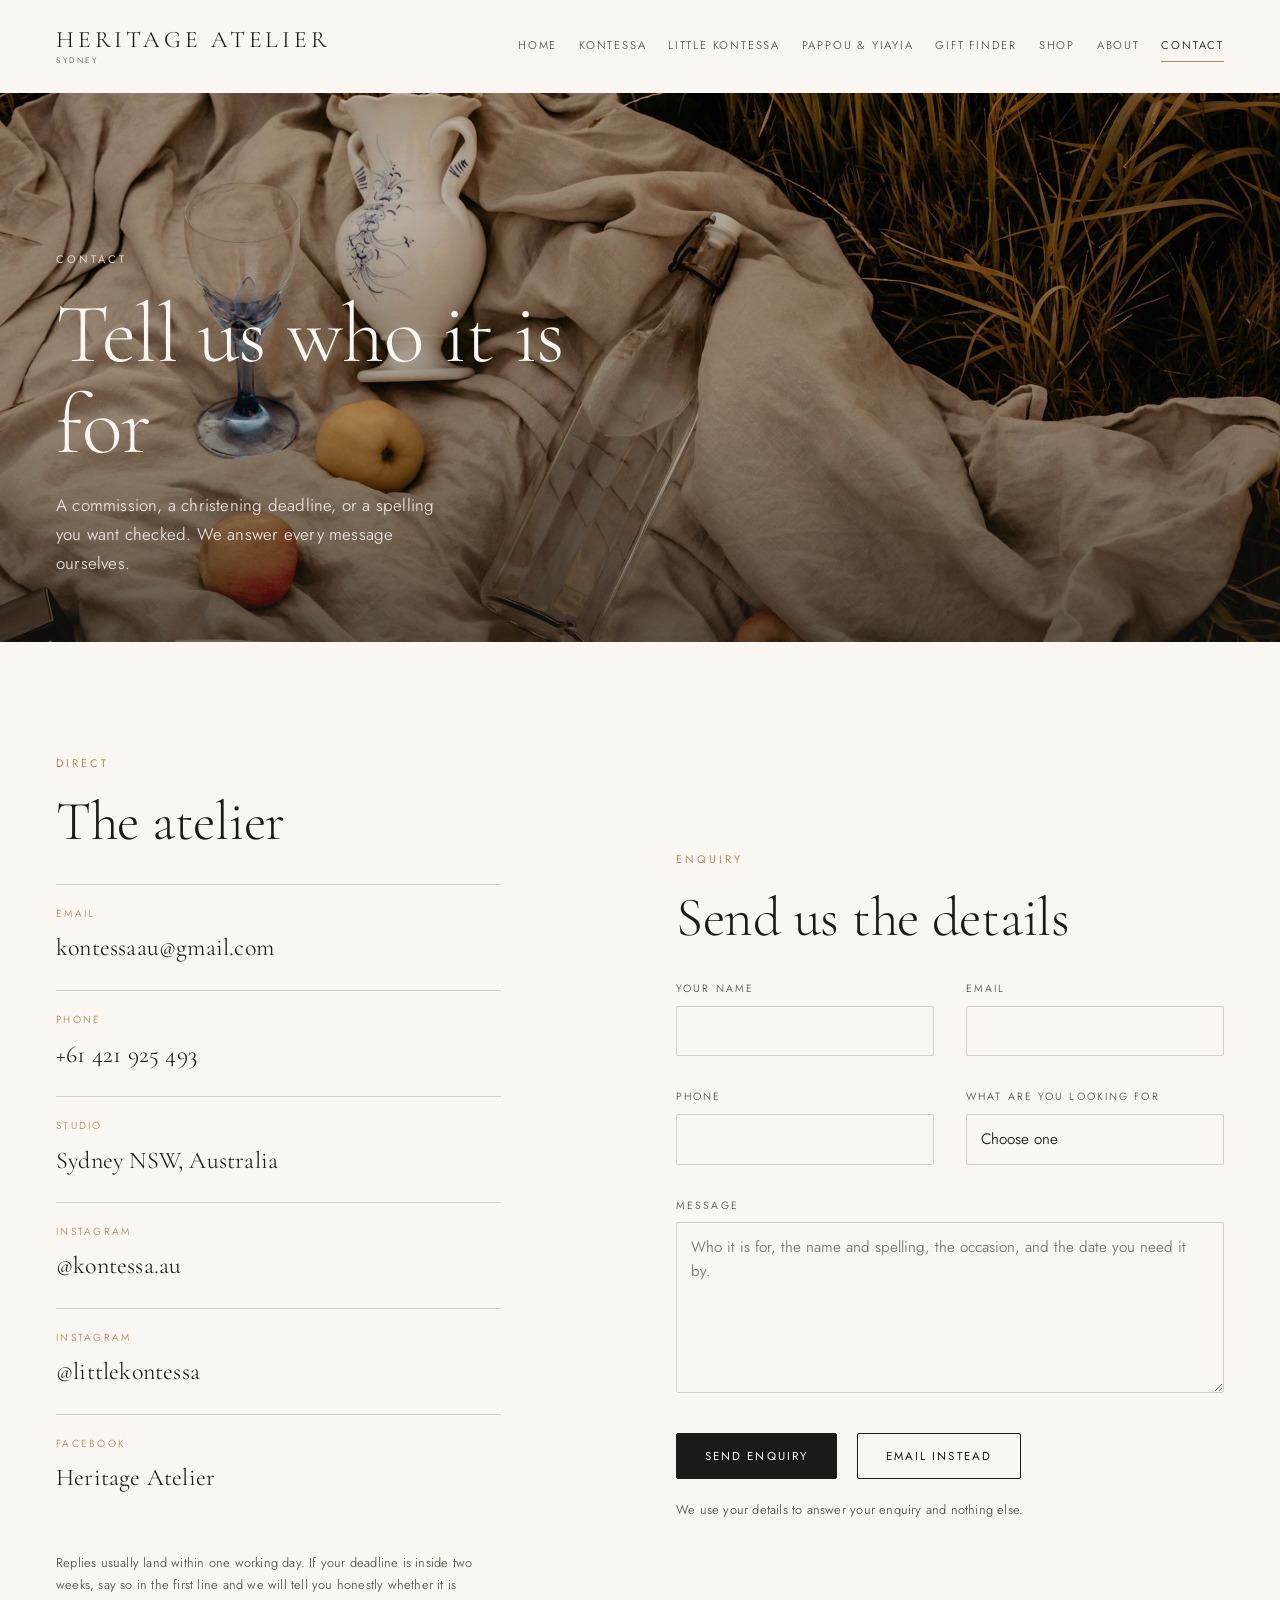
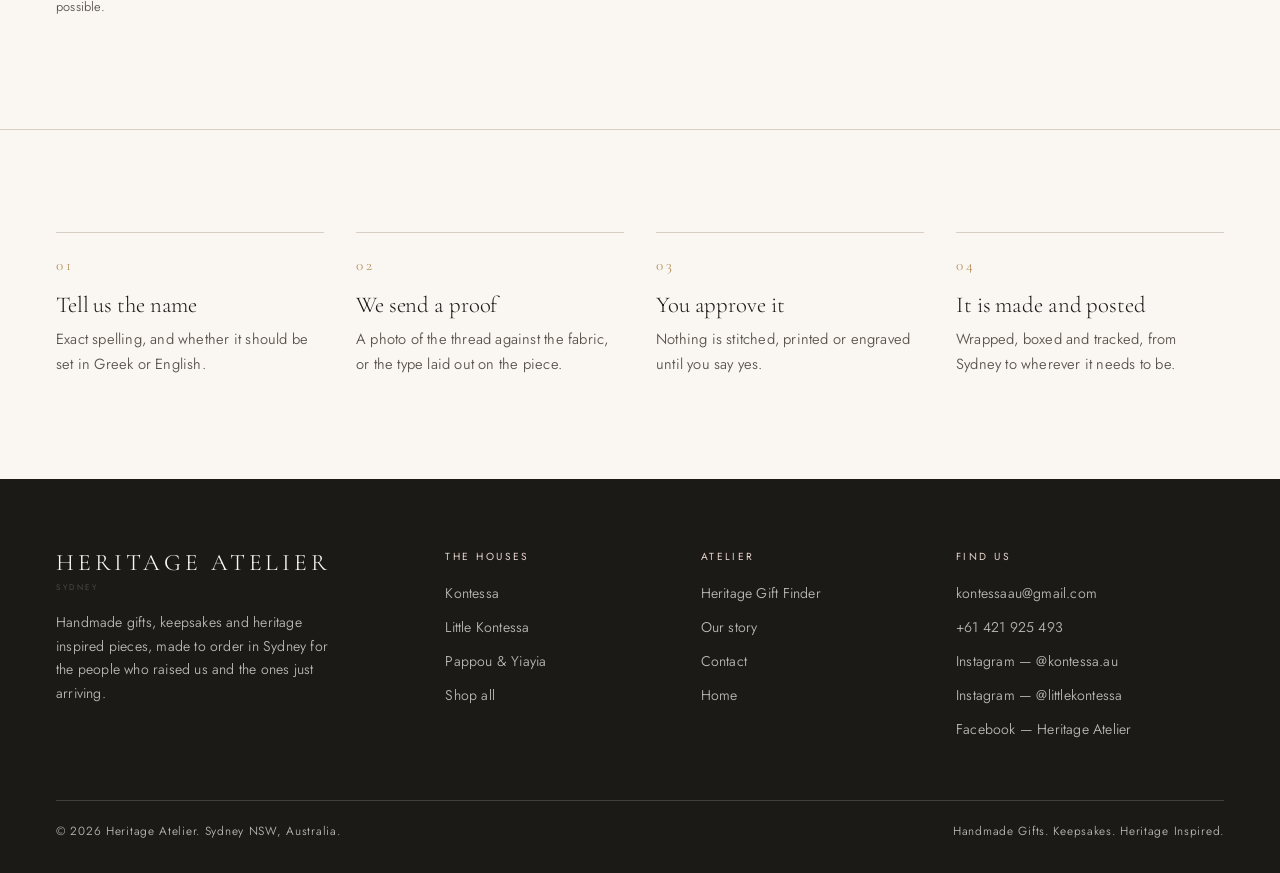
<file: contact.html>
<!DOCTYPE html>
<html lang="en-AU">
<head>
<meta charset="utf-8">
<meta name="viewport" content="width=device-width, initial-scale=1">
<title>Contact the Atelier — Sydney NSW | Heritage Atelier</title>
<meta name="description" content="Talk to Heritage Atelier about a commission, a personalisation or a deadline. Email kontessaau@gmail.com, call +61 421 925 493, or send an enquiry from Sydney NSW.">
<link rel="canonical" href="https://welcometothenextlevel.github.io/heritage-atelier/contact.html">

<meta property="og:type" content="website">
<meta property="og:site_name" content="Heritage Atelier">
<meta property="og:title" content="Contact the Atelier — Sydney NSW | Heritage Atelier">
<meta property="og:description" content="Talk to Heritage Atelier about a commission, a personalisation or a deadline. Email kontessaau@gmail.com, call +61 421 925 493, or send an enquiry from Sydney NSW.">
<meta property="og:url" content="https://welcometothenextlevel.github.io/heritage-atelier/contact.html">
<meta property="og:image" content="https://welcometothenextlevel.github.io/heritage-atelier/assets/images/og-cover.jpg">
<meta property="og:locale" content="en_AU">
<meta name="twitter:card" content="summary_large_image">
<meta name="theme-color" content="#FAF7F2">

<link rel="icon" href="favicon.svg" type="image/svg+xml">
<link rel="apple-touch-icon" href="favicon.svg">

<link rel="preconnect" href="https://fonts.googleapis.com">
<link rel="preconnect" href="https://fonts.gstatic.com" crossorigin>
<link href="https://fonts.googleapis.com/css2?family=Cormorant+Garamond:wght@300;400;500&family=Jost:wght@300;400;500&display=swap" rel="stylesheet">
<link rel="stylesheet" href="css/style.css">
<script>document.documentElement.classList.add('js');</script>
</head>
<body>
  <a class="skip-link" href="#main">Skip to content</a>

  <header class="site-header">
    <div class="wrap header-inner">
      <a class="brandmark" href="index.html" aria-label="Heritage Atelier, home">
        Heritage Atelier
        <small>Sydney</small>
      </a>

      <nav class="nav-desktop" aria-label="Primary">
          <a href="index.html">Home</a>
          <a href="kontessa.html">Kontessa</a>
          <a href="little-kontessa.html">Little Kontessa</a>
          <a href="heritage.html">Pappou &amp; Yiayia</a>
          <a href="gift-finder.html">Gift Finder</a>
          <a href="shop.html">Shop</a>
          <a href="about.html">About</a>
          <a href="contact.html" aria-current="page">Contact</a>
      </nav>

      <button class="nav-toggle" type="button" aria-label="Open menu" aria-expanded="false" aria-controls="nav-overlay">
        <span></span><span></span><span></span>
      </button>
    </div>
  </header>

  <div class="nav-overlay" id="nav-overlay" aria-hidden="true">
    <nav aria-label="Mobile">
      <ul>
            <li><a href="index.html">Home</a></li>
            <li><a href="kontessa.html">Kontessa</a></li>
            <li><a href="little-kontessa.html">Little Kontessa</a></li>
            <li><a href="heritage.html">Pappou &amp; Yiayia</a></li>
            <li><a href="gift-finder.html">Gift Finder</a></li>
            <li><a href="shop.html">Shop</a></li>
            <li><a href="about.html">About</a></li>
            <li><a href="contact.html" aria-current="page">Contact</a></li>
      </ul>
    </nav>
    <div class="overlay-foot">
      <p><a href="mailto:kontessaau@gmail.com">kontessaau@gmail.com</a></p>
      <p><a href="tel:+61421925493">+61 421 925 493</a></p>
      <p>Sydney NSW, Australia</p>
    </div>
  </div>

  <main id="main">
    <section class="hero page-hero">
      <div class="hero-media">
        <picture>
          <source media="(max-width: 899px)" srcset="assets/images/hero-contact-mobile.jpg">
          <img src="assets/images/hero-contact.jpg" alt="A pale ceramic vase and a book arranged on a warm linen surface" width="1920" height="1080" fetchpriority="high" decoding="async">
        </picture>
      </div>
      <div class="hero-caption">
        <div class="wrap">
          <span class="eyebrow">Contact</span>
          <h1>Tell us who it is for</h1>
          <p>A commission, a christening deadline, or a spelling you want checked. We answer every message ourselves.</p>
          
        </div>
      </div>
    </section>

    <section class="section">
      <div class="wrap">
        <div class="split">
          <div class="split-body reveal" style="grid-column:1 / span 5">
            <span class="eyebrow">Direct</span>
            <h2>The atelier</h2>
            <ul class="contact-list" style="margin-top:var(--s-4)">
              <li><span class="k">Email</span><a href="mailto:kontessaau@gmail.com">kontessaau@gmail.com</a></li>
              <li><span class="k">Phone</span><a href="tel:+61421925493">+61 421 925 493</a></li>
              <li><span class="k">Studio</span><span class="v">Sydney NSW, Australia</span></li>
              <li><span class="k">Instagram</span><a href="https://www.instagram.com/kontessa.au/" rel="noopener">@kontessa.au</a></li>
              <li><span class="k">Instagram</span><a href="https://www.instagram.com/littlekontessa/" rel="noopener">@littlekontessa</a></li>
              <li><span class="k">Facebook</span><a href="https://www.facebook.com/" rel="noopener">Heritage Atelier</a></li>
            </ul>
            <p class="form-note" style="margin-top:var(--s-4)">Replies usually land within one working day. If your deadline is inside two weeks, say so in the first line and we will tell you honestly whether it is possible.</p>
          </div>

          <div class="split-media reveal" style="grid-column:7 / span 6;background:none;overflow:visible">
            <span class="eyebrow">Enquiry</span>
            <h2 style="margin-bottom:var(--s-4)">Send us the details</h2>

            <form data-inline-success="contact-success" novalidate>
              <div class="form-grid two-up">
                <div class="field">
                  <label for="c-name">Your name</label>
                  <input id="c-name" name="name" type="text" autocomplete="name" required>
                </div>
                <div class="field">
                  <label for="c-email">Email</label>
                  <input id="c-email" name="email" type="email" autocomplete="email" required>
                </div>
                <div class="field">
                  <label for="c-phone">Phone</label>
                  <input id="c-phone" name="phone" type="tel" autocomplete="tel" inputmode="tel">
                </div>
                <div class="field">
                  <label for="c-looking">What are you looking for</label>
                  <select id="c-looking" name="looking" required>
                    <option value="" selected disabled>Choose one</option>
                    <option>A Kontessa handbag or scarf</option>
                    <option>A Little Kontessa baby gift</option>
                    <option>A Pappou &amp; Yiayia kitchen piece</option>
                    <option>A commission or something custom</option>
                    <option>A wholesale or market enquiry</option>
                    <option>Something else entirely</option>
                  </select>
                </div>
                <div class="field field-full">
                  <label for="c-message">Message</label>
                  <textarea id="c-message" name="message" rows="6" placeholder="Who it is for, the name and spelling, the occasion, and the date you need it by." required></textarea>
                </div>
              </div>
              <div class="btn-row" style="margin-top:var(--s-4)">
                <button class="btn" type="submit">Send enquiry</button>
                <a class="btn btn--ghost" href="mailto:kontessaau@gmail.com">Email instead</a>
              </div>
              <p class="form-note" style="margin-top:var(--s-3)">We use your details to answer your enquiry and nothing else.</p>
            </form>

            <div class="form-success" id="contact-success" style="margin-top:var(--s-4)">
              <h3>Thank you, <span data-success-name>there</span>.</h3>
              <p>Your enquiry is with the atelier. We will reply from kontessaau@gmail.com, usually within one working day &mdash; sooner if you have told us a date.</p>
              <p style="margin-top:0.75rem"><a class="link-quiet" href="shop.html">Keep looking while you wait</a></p>
            </div>
          </div>
        </div>
      </div>
    </section>

    <hr class="rule">

    <section class="section section--tight">
      <div class="wrap">
        <div class="steps">
          <div class="step reveal"><span class="num">01</span><h3>Tell us the name</h3><p>Exact spelling, and whether it should be set in Greek or English.</p></div>
          <div class="step reveal"><span class="num">02</span><h3>We send a proof</h3><p>A photo of the thread against the fabric, or the type laid out on the piece.</p></div>
          <div class="step reveal"><span class="num">03</span><h3>You approve it</h3><p>Nothing is stitched, printed or engraved until you say yes.</p></div>
          <div class="step reveal"><span class="num">04</span><h3>It is made and posted</h3><p>Wrapped, boxed and tracked, from Sydney to wherever it needs to be.</p></div>
        </div>
      </div>
    </section>

  </main>

  <footer class="site-footer">
    <div class="wrap">
      <div class="footer-grid">
        <div>
          <span class="brandmark">Heritage Atelier<small>Sydney</small></span>
          <p>Handmade gifts, keepsakes and heritage inspired pieces, made to order in Sydney for the people who raised us and the ones just arriving.</p>
        </div>
        <div>
          <h4>The Houses</h4>
          <ul>
            <li><a href="kontessa.html">Kontessa</a></li>
            <li><a href="little-kontessa.html">Little Kontessa</a></li>
            <li><a href="heritage.html">Pappou &amp; Yiayia</a></li>
            <li><a href="shop.html">Shop all</a></li>
          </ul>
        </div>
        <div>
          <h4>Atelier</h4>
          <ul>
            <li><a href="gift-finder.html">Heritage Gift Finder</a></li>
            <li><a href="about.html">Our story</a></li>
            <li><a href="contact.html">Contact</a></li>
            <li><a href="index.html">Home</a></li>
          </ul>
        </div>
        <div>
          <h4>Find us</h4>
          <ul>
            <li><a href="mailto:kontessaau@gmail.com">kontessaau@gmail.com</a></li>
            <li><a href="tel:+61421925493">+61 421 925 493</a></li>
            <li><a href="https://www.instagram.com/kontessa.au/" rel="noopener">Instagram &mdash; @kontessa.au</a></li>
            <li><a href="https://www.instagram.com/littlekontessa/" rel="noopener">Instagram &mdash; @littlekontessa</a></li>
            <li><a href="https://www.facebook.com/" rel="noopener">Facebook &mdash; Heritage Atelier</a></li>
          </ul>
        </div>
      </div>
      <div class="footer-base">
        <span>&copy; 2026 Heritage Atelier. Sydney NSW, Australia.</span>
        <span>Handmade Gifts. Keepsakes. Heritage Inspired.</span>
      </div>
    </div>
  </footer>

  <div class="modal" id="enquiry-modal" role="dialog" aria-modal="true" aria-labelledby="enquiry-title" aria-hidden="true">
    <button class="modal-backdrop" type="button" data-modal-close aria-label="Close enquiry"></button>
    <div class="modal-panel">
      <button class="modal-close" type="button" data-modal-close aria-label="Close enquiry">&times;</button>
      <span class="eyebrow" data-modal-house>Heritage Atelier</span>
      <h2 id="enquiry-title" style="font-size:clamp(1.5rem,1.2rem+1.2vw,2rem)">Enquire about this piece</h2>

      <div class="modal-product">
        <img data-modal-image src="assets/images/kontessa-soft-romance-shoulder-bag.jpg" alt="" width="76" height="95">
        <div>
          <strong data-modal-name style="font-family:var(--serif);font-size:1.15rem;font-weight:400">Piece</strong>
          <div class="price" data-modal-price></div>
        </div>
      </div>

      <form data-inline-success="modal-success" novalidate>
        <input type="hidden" name="piece" data-modal-field value="">
        <div class="form-grid two-up">
          <div class="field">
            <label for="m-name">Your name</label>
            <input id="m-name" name="name" type="text" autocomplete="name" required>
          </div>
          <div class="field">
            <label for="m-email">Email</label>
            <input id="m-email" name="email" type="email" autocomplete="email" required>
          </div>
          <div class="field field-full">
            <label for="m-message">Tell us about the personalisation</label>
            <textarea id="m-message" name="message" rows="4" placeholder="The name, the colourway, the date you need it by."></textarea>
          </div>
        </div>
        <div class="btn-row" style="margin-top:var(--s-4)">
          <button class="btn" type="submit">Send enquiry</button>
          <button class="btn btn--ghost" type="button" data-modal-close>Cancel</button>
        </div>
        <p class="form-note" style="margin-top:var(--s-3)">We reply from kontessaau@gmail.com, usually within one working day.</p>
      </form>

      <div class="form-success" id="modal-success">
        <h3>Thank you, <span data-success-name>there</span>.</h3>
        <p>Your enquiry is with the atelier. We will come back to you with timings, colourways and a personalisation proof before anything is made.</p>
      </div>
    </div>
  </div>

  <script src="js/main.js"></script>
</body>
</html>
</file>
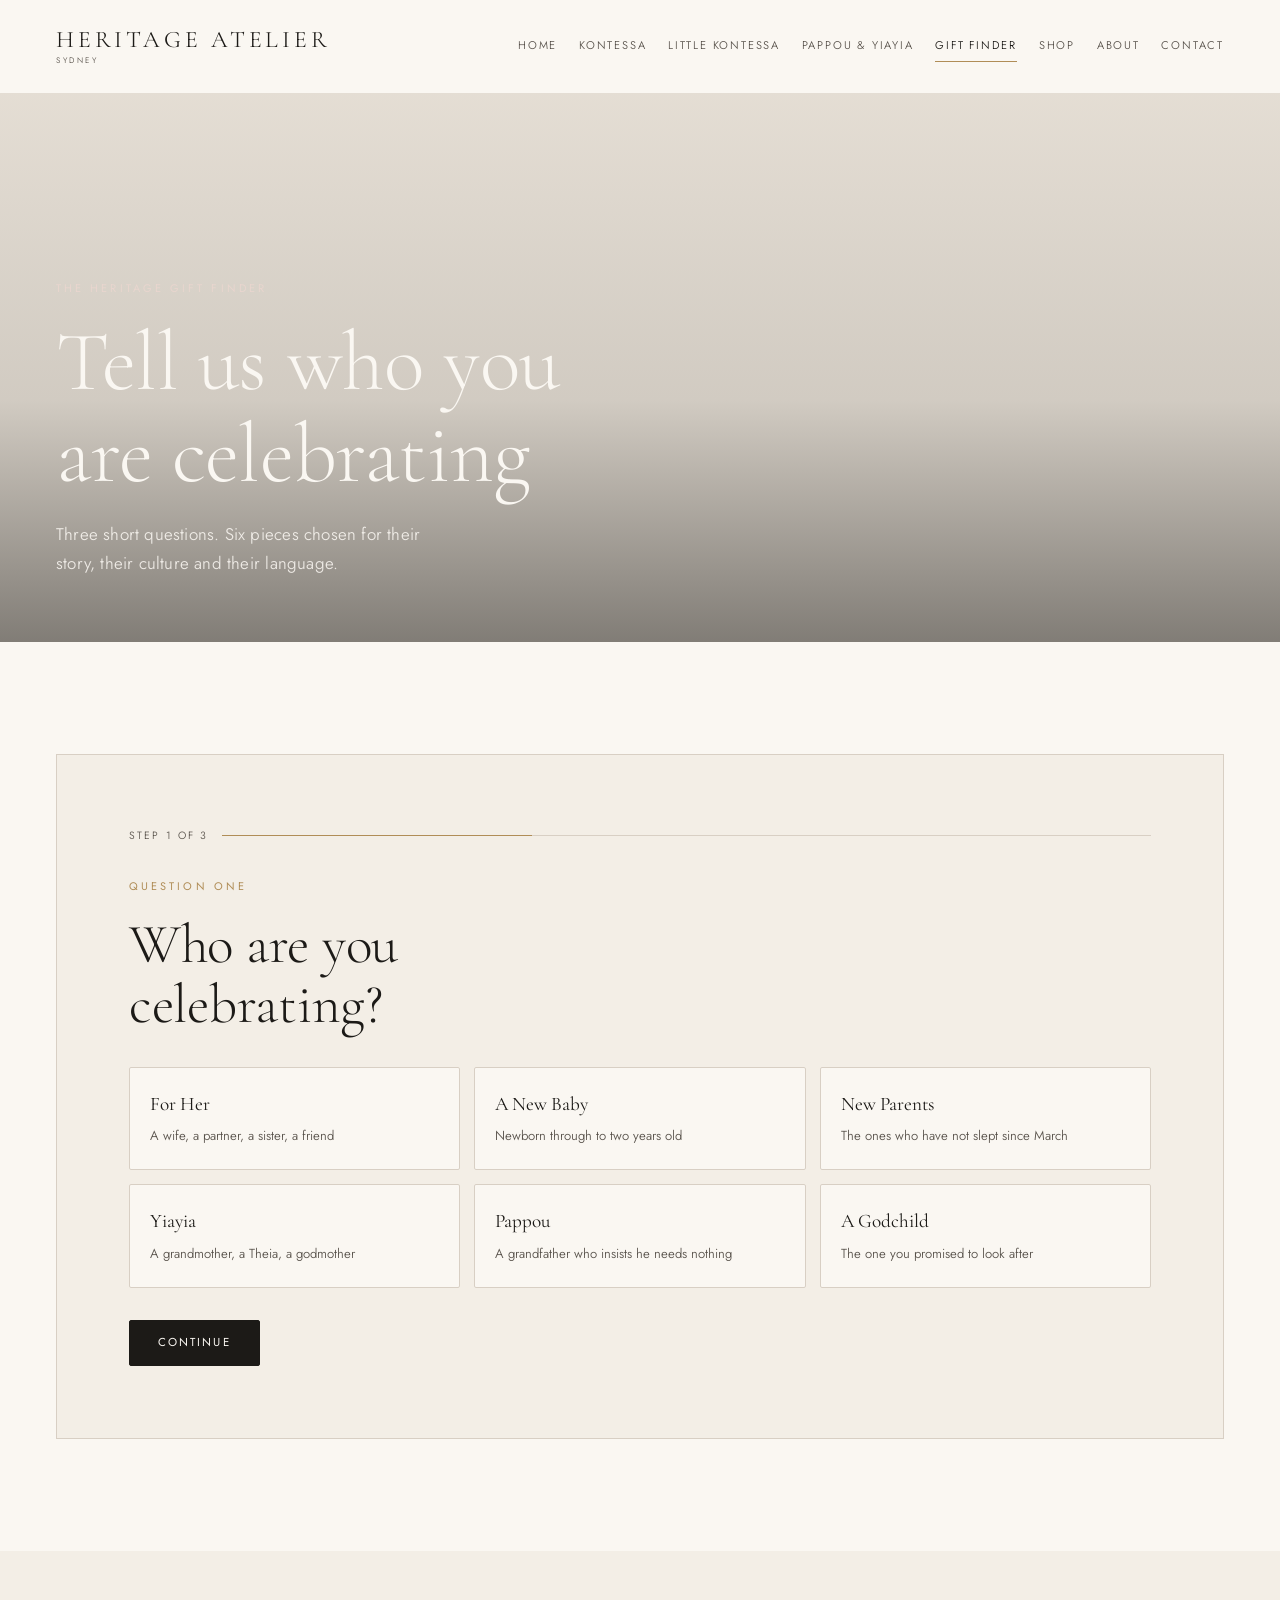
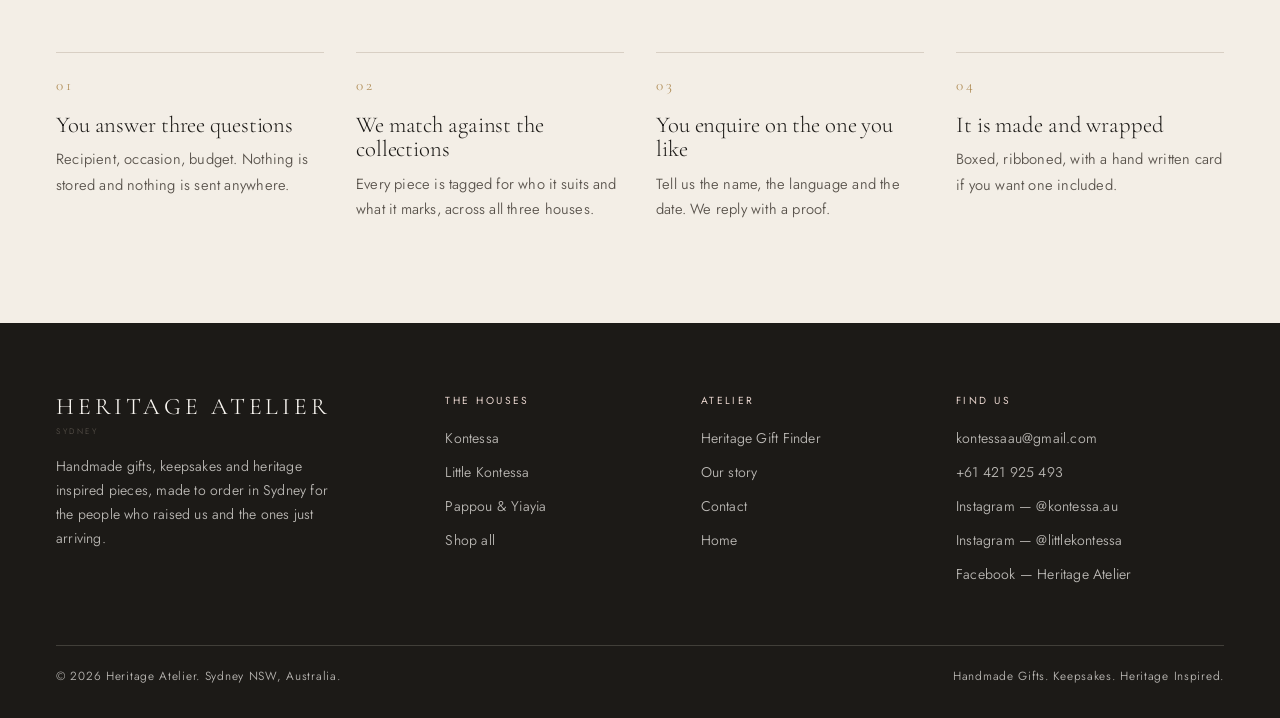
<file: gift-finder.html>
<!DOCTYPE html>
<html lang="en-AU">
<head>
<meta charset="utf-8">
<meta name="viewport" content="width=device-width, initial-scale=1">
<title>The Heritage Gift Finder — Find a Meaningful Handmade Gift | Heritage Atelier</title>
<meta name="description" content="Three questions and we will help you choose a handmade, personalised gift that suits the person, the occasion and the language their family says thank you in.">
<link rel="canonical" href="https://welcometothenextlevel.github.io/heritage-atelier/gift-finder.html">

<meta property="og:type" content="website">
<meta property="og:site_name" content="Heritage Atelier">
<meta property="og:title" content="The Heritage Gift Finder — Find a Meaningful Handmade Gift | Heritage Atelier">
<meta property="og:description" content="Three questions and we will help you choose a handmade, personalised gift that suits the person, the occasion and the language their family says thank you in.">
<meta property="og:url" content="https://welcometothenextlevel.github.io/heritage-atelier/gift-finder.html">
<meta property="og:image" content="https://welcometothenextlevel.github.io/heritage-atelier/assets/images/og-cover.jpg">
<meta property="og:locale" content="en_AU">
<meta name="twitter:card" content="summary_large_image">
<meta name="theme-color" content="#FAF7F2">

<link rel="icon" href="favicon.svg" type="image/svg+xml">
<link rel="apple-touch-icon" href="favicon.svg">

<link rel="preconnect" href="https://fonts.googleapis.com">
<link rel="preconnect" href="https://fonts.gstatic.com" crossorigin>
<link href="https://fonts.googleapis.com/css2?family=Cormorant+Garamond:wght@300;400;500&family=Jost:wght@300;400;500&display=swap" rel="stylesheet">
<link rel="stylesheet" href="css/style.css">
<script>document.documentElement.classList.add('js');</script>
</head>
<body>
  <a class="skip-link" href="#main">Skip to content</a>

  <header class="site-header">
    <div class="wrap header-inner">
      <a class="brandmark" href="index.html" aria-label="Heritage Atelier, home">
        Heritage Atelier
        <small>Sydney</small>
      </a>

      <nav class="nav-desktop" aria-label="Primary">
          <a href="index.html">Home</a>
          <a href="kontessa.html">Kontessa</a>
          <a href="little-kontessa.html">Little Kontessa</a>
          <a href="heritage.html">Pappou &amp; Yiayia</a>
          <a href="gift-finder.html" aria-current="page">Gift Finder</a>
          <a href="shop.html">Shop</a>
          <a href="about.html">About</a>
          <a href="contact.html">Contact</a>
      </nav>

      <button class="nav-toggle" type="button" aria-label="Open menu" aria-expanded="false" aria-controls="nav-overlay">
        <span></span><span></span><span></span>
      </button>
    </div>
  </header>

  <div class="nav-overlay" id="nav-overlay" aria-hidden="true">
    <nav aria-label="Mobile">
      <ul>
            <li><a href="index.html">Home</a></li>
            <li><a href="kontessa.html">Kontessa</a></li>
            <li><a href="little-kontessa.html">Little Kontessa</a></li>
            <li><a href="heritage.html">Pappou &amp; Yiayia</a></li>
            <li><a href="gift-finder.html" aria-current="page">Gift Finder</a></li>
            <li><a href="shop.html">Shop</a></li>
            <li><a href="about.html">About</a></li>
            <li><a href="contact.html">Contact</a></li>
      </ul>
    </nav>
    <div class="overlay-foot">
      <p><a href="mailto:kontessaau@gmail.com">kontessaau@gmail.com</a></p>
      <p><a href="tel:+61421925493">+61 421 925 493</a></p>
      <p>Sydney NSW, Australia</p>
    </div>
  </div>

  <main id="main">
    <section class="hero page-hero">
      <div class="hero-media">
        <picture>
          <source media="(max-width: 899px)" srcset="assets/images/hero-gift-finder-mobile.jpg">
          <img src="assets/images/hero-gift-finder.jpg" alt="A pale gift box tied with a dark ribbon on a neutral table" width="1920" height="1080" fetchpriority="high" decoding="async">
        </picture>
      </div>
      <div class="hero-caption">
        <div class="wrap">
          <span class="eyebrow">The Heritage Gift Finder</span>
          <h1>Tell us who you are celebrating</h1>
          <p>Three short questions. Six pieces chosen for their story, their culture and their language.</p>
          
        </div>
      </div>
    </section>

    <section class="section">
      <div class="wrap">
        <div id="gift-finder" class="finder reveal">
          <div class="finder-progress">
            <span data-step-label>Step 1 of 3</span>
            <span class="bar"><i></i></span>
          </div>

          <div class="finder-step is-active">
            <span class="eyebrow">Question one</span>
            <h2>Who are you celebrating?</h2>
          <div class="option-grid" data-answer="recipient">
            <button type="button" class="option" data-value="her" data-phrase="her" aria-pressed="false">
              <strong>For Her</strong>
              <em>A wife, a partner, a sister, a friend</em>
            </button>
            <button type="button" class="option" data-value="baby" data-phrase="a new baby" aria-pressed="false">
              <strong>A New Baby</strong>
              <em>Newborn through to two years old</em>
            </button>
            <button type="button" class="option" data-value="parents" data-phrase="new parents" aria-pressed="false">
              <strong>New Parents</strong>
              <em>The ones who have not slept since March</em>
            </button>
            <button type="button" class="option" data-value="yiayia" data-phrase="Yiayia" aria-pressed="false">
              <strong>Yiayia</strong>
              <em>A grandmother, a Theia, a godmother</em>
            </button>
            <button type="button" class="option" data-value="pappou" data-phrase="Pappou" aria-pressed="false">
              <strong>Pappou</strong>
              <em>A grandfather who insists he needs nothing</em>
            </button>
            <button type="button" class="option" data-value="godchild" data-phrase="a godchild" aria-pressed="false">
              <strong>A Godchild</strong>
              <em>The one you promised to look after</em>
            </button>
          </div>
            <div class="finder-actions">
              <button class="btn" type="button" data-next disabled>Continue</button>
            </div>
          </div>

          <div class="finder-step">
            <span class="eyebrow">Question two</span>
            <h2>What is the occasion?</h2>
          <div class="option-grid" data-answer="occasion">
            <button type="button" class="option" data-value="christening" data-phrase="a christening" aria-pressed="false">
              <strong>A Christening</strong>
              <em>Or a baptism, or a naming day</em>
            </button>
            <button type="button" class="option" data-value="newborn" data-phrase="a new arrival" aria-pressed="false">
              <strong>A New Arrival</strong>
              <em>The hospital visit, or the first week home</em>
            </button>
            <button type="button" class="option" data-value="nameday" data-phrase="a name day" aria-pressed="false">
              <strong>A Name Day</strong>
              <em>The day that matters more than the birthday</em>
            </button>
            <button type="button" class="option" data-value="birthday" data-phrase="a birthday" aria-pressed="false">
              <strong>A Birthday</strong>
              <em>A round number, or an ordinary one</em>
            </button>
            <button type="button" class="option" data-value="christmas" data-phrase="Christmas" aria-pressed="false">
              <strong>Christmas</strong>
              <em>The gift that has to arrive before the table is set</em>
            </button>
            <button type="button" class="option" data-value="justbecause" data-phrase="no particular occasion" aria-pressed="false">
              <strong>No Occasion</strong>
              <em>Just because you were thinking of them</em>
            </button>
          </div>
            <div class="finder-actions">
              <button class="btn" type="button" data-next disabled>Continue</button>
              <button class="btn btn--ghost" type="button" data-back>Back</button>
            </div>
          </div>

          <div class="finder-step">
            <span class="eyebrow">Question three</span>
            <h2>What are you comfortable spending?</h2>
          <div class="option-grid" data-answer="budget">
            <button type="button" class="option" data-value="under-75" data-phrase="a smaller budget" aria-pressed="false">
              <strong>Under $75</strong>
              <em>Small, personal, still handmade</em>
            </button>
            <button type="button" class="option" data-value="75-150" data-phrase="a middle budget" aria-pressed="false">
              <strong>$75 to $150</strong>
              <em>The usual sweet spot</em>
            </button>
            <button type="button" class="option" data-value="150-plus" data-phrase="a larger budget" aria-pressed="false">
              <strong>$150 and above</strong>
              <em>A keepsake piece or a boxed set</em>
            </button>
          </div>
            <div class="finder-actions">
              <button class="btn" type="button" data-reveal>Show me the pieces</button>
              <button class="btn btn--ghost" type="button" data-back>Back</button>
            </div>
          </div>
        </div>
      </div>
    </section>

    <section class="section finder-results" id="finder-results" aria-live="polite">
      <div class="wrap">
        <hr class="rule" style="margin-bottom:var(--s-5)">
        <div style="display:flex;flex-wrap:wrap;gap:var(--s-3);align-items:end;justify-content:space-between;margin-bottom:var(--s-5)">
          <div>
            <span class="eyebrow">Chosen for you</span>
            <h2>These six, in this order</h2>
            <p class="lede" id="finder-result-note" style="margin-top:0.75rem"></p>
          </div>
          <button class="btn btn--ghost" type="button" data-restart>Start again</button>
        </div>
        <div class="product-grid" id="finder-result-grid"></div>
        <p class="form-note" style="margin-top:var(--s-5)">Not quite it? Tell us about them in a sentence and we will suggest something ourselves &mdash; <a class="link-quiet" href="contact.html">get in touch</a>.</p>
      </div>
    </section>

    <section class="section section--tight" style="background:var(--paper-deep)">
      <div class="wrap">
        <div class="steps">
          <div class="step reveal"><span class="num">01</span><h3>You answer three questions</h3><p>Recipient, occasion, budget. Nothing is stored and nothing is sent anywhere.</p></div>
          <div class="step reveal"><span class="num">02</span><h3>We match against the collections</h3><p>Every piece is tagged for who it suits and what it marks, across all three houses.</p></div>
          <div class="step reveal"><span class="num">03</span><h3>You enquire on the one you like</h3><p>Tell us the name, the language and the date. We reply with a proof.</p></div>
          <div class="step reveal"><span class="num">04</span><h3>It is made and wrapped</h3><p>Boxed, ribboned, with a hand written card if you want one included.</p></div>
        </div>
      </div>
    </section>

  </main>

  <footer class="site-footer">
    <div class="wrap">
      <div class="footer-grid">
        <div>
          <span class="brandmark">Heritage Atelier<small>Sydney</small></span>
          <p>Handmade gifts, keepsakes and heritage inspired pieces, made to order in Sydney for the people who raised us and the ones just arriving.</p>
        </div>
        <div>
          <h4>The Houses</h4>
          <ul>
            <li><a href="kontessa.html">Kontessa</a></li>
            <li><a href="little-kontessa.html">Little Kontessa</a></li>
            <li><a href="heritage.html">Pappou &amp; Yiayia</a></li>
            <li><a href="shop.html">Shop all</a></li>
          </ul>
        </div>
        <div>
          <h4>Atelier</h4>
          <ul>
            <li><a href="gift-finder.html">Heritage Gift Finder</a></li>
            <li><a href="about.html">Our story</a></li>
            <li><a href="contact.html">Contact</a></li>
            <li><a href="index.html">Home</a></li>
          </ul>
        </div>
        <div>
          <h4>Find us</h4>
          <ul>
            <li><a href="mailto:kontessaau@gmail.com">kontessaau@gmail.com</a></li>
            <li><a href="tel:+61421925493">+61 421 925 493</a></li>
            <li><a href="https://www.instagram.com/kontessa.au/" rel="noopener">Instagram &mdash; @kontessa.au</a></li>
            <li><a href="https://www.instagram.com/littlekontessa/" rel="noopener">Instagram &mdash; @littlekontessa</a></li>
            <li><a href="https://www.facebook.com/" rel="noopener">Facebook &mdash; Heritage Atelier</a></li>
          </ul>
        </div>
      </div>
      <div class="footer-base">
        <span>&copy; 2026 Heritage Atelier. Sydney NSW, Australia.</span>
        <span>Handmade Gifts. Keepsakes. Heritage Inspired.</span>
      </div>
    </div>
  </footer>

  <div class="modal" id="enquiry-modal" role="dialog" aria-modal="true" aria-labelledby="enquiry-title" aria-hidden="true">
    <button class="modal-backdrop" type="button" data-modal-close aria-label="Close enquiry"></button>
    <div class="modal-panel">
      <button class="modal-close" type="button" data-modal-close aria-label="Close enquiry">&times;</button>
      <span class="eyebrow" data-modal-house>Heritage Atelier</span>
      <h2 id="enquiry-title" style="font-size:clamp(1.5rem,1.2rem+1.2vw,2rem)">Enquire about this piece</h2>

      <div class="modal-product">
        <img data-modal-image src="assets/images/kontessa-soft-romance-shoulder-bag.jpg" alt="" width="76" height="95">
        <div>
          <strong data-modal-name style="font-family:var(--serif);font-size:1.15rem;font-weight:400">Piece</strong>
          <div class="price" data-modal-price></div>
        </div>
      </div>

      <form data-inline-success="modal-success" novalidate>
        <input type="hidden" name="piece" data-modal-field value="">
        <div class="form-grid two-up">
          <div class="field">
            <label for="m-name">Your name</label>
            <input id="m-name" name="name" type="text" autocomplete="name" required>
          </div>
          <div class="field">
            <label for="m-email">Email</label>
            <input id="m-email" name="email" type="email" autocomplete="email" required>
          </div>
          <div class="field field-full">
            <label for="m-message">Tell us about the personalisation</label>
            <textarea id="m-message" name="message" rows="4" placeholder="The name, the colourway, the date you need it by."></textarea>
          </div>
        </div>
        <div class="btn-row" style="margin-top:var(--s-4)">
          <button class="btn" type="submit">Send enquiry</button>
          <button class="btn btn--ghost" type="button" data-modal-close>Cancel</button>
        </div>
        <p class="form-note" style="margin-top:var(--s-3)">We reply from kontessaau@gmail.com, usually within one working day.</p>
      </form>

      <div class="form-success" id="modal-success">
        <h3>Thank you, <span data-success-name>there</span>.</h3>
        <p>Your enquiry is with the atelier. We will come back to you with timings, colourways and a personalisation proof before anything is made.</p>
      </div>
    </div>
  </div>

  <script>window.HA_PRODUCTS = [
{
"id": "soft-romance-shoulder-bag",
"name": "Soft Romance Shoulder Bag",
"house": "Kontessa",
"key": "kontessa",
"price": 289,
"blurb": "Hand crocheted in blush cotton with a slouched shoulder drape.",
"image": "kontessa-soft-romance-shoulder-bag.jpg",
"alt": "Close view of a soft cream shoulder bag, showing the strap and the stitched edge",
"recipients": [
"her"
],
"occasions": [
"birthday",
"christmas",
"justbecause"
]
},
{
"id": "ivory-pearl-crochet-tote",
"name": "Ivory Pearl Crochet Tote",
"house": "Kontessa",
"key": "kontessa",
"price": 329,
"blurb": "A roomy ivory tote finished with a hand stitched pearl trim.",
"image": "kontessa-ivory-pearl-tote.jpg",
"alt": "Ivory pleated tote bag with a single rolled handle photographed against a pale wall",
"recipients": [
"her"
],
"occasions": [
"birthday",
"christmas"
]
},
{
"id": "blush-boucle-mini-bag",
"name": "Blush Bouclé Mini Bag",
"house": "Kontessa",
"key": "kontessa",
"price": 249,
"blurb": "Small enough for an evening, worked in a soft blush bouclé yarn.",
"image": "kontessa-blush-boucle-mini.jpg",
"alt": "Blush pink mini handbag sitting on a pale marble bench top",
"recipients": [
"her",
"godchild"
],
"occasions": [
"birthday",
"nameday",
"justbecause"
]
},
{
"id": "olive-grove-silk-scarf",
"name": "Olive Grove Silk Scarf",
"house": "Kontessa",
"key": "kontessa",
"price": 89,
"blurb": "Silk twill, hand rolled edges, printed with an olive grove motif.",
"image": "kontessa-olive-silk-scarf.jpg",
"alt": "Woman in a camel coat wearing a softly draped silk twill scarf",
"recipients": [
"her",
"yiayia"
],
"occasions": [
"birthday",
"christmas",
"nameday",
"justbecause"
]
},
{
"id": "gold-clasp-evening-pouch",
"name": "Gold Clasp Evening Pouch",
"house": "Kontessa",
"key": "kontessa",
"price": 219,
"blurb": "A structured pouch closed with a solid antique gold clasp.",
"image": "kontessa-gold-clasp-pouch.jpg",
"alt": "A blush zip pouch laid beside a pair of tan leather brogues",
"recipients": [
"her"
],
"occasions": [
"birthday",
"christmas"
]
},
{
"id": "the-coveted-gift-set",
"name": "The Coveted Gift Set",
"house": "Kontessa",
"key": "kontessa",
"price": 379,
"blurb": "Mini bag, silk scarf and a black ribbon box, wrapped as one.",
"image": "kontessa-coveted-gift-set.jpg",
"alt": "A slim black gift box tied with twine and a sprig of greenery",
"recipients": [
"her"
],
"occasions": [
"birthday",
"christmas",
"justbecause"
]
},
{
"id": "personalised-initial-tee",
"name": "Personalised Initial Tee",
"house": "Little Kontessa",
"key": "little-kontessa",
"price": 49,
"blurb": "One initial, hand embroidered. Choose the letter and the thread.",
"image": "little-initial-tee.jpg",
"alt": "Plain white cotton crew neck tee laid flat on a neutral background",
"recipients": [
"baby",
"godchild"
],
"occasions": [
"birthday",
"christening",
"nameday",
"justbecause"
]
},
{
"id": "nounas-little-blessing-bodysuit",
"name": "Nouna's Little Blessing Bodysuit",
"house": "Little Kontessa",
"key": "little-kontessa",
"price": 45,
"blurb": "For the godmother who waited. Cotton, snap fastened, made to order.",
"image": "little-nouna-bodysuit.jpg",
"alt": "White cotton baby bodysuit photographed flat on a soft neutral surface",
"recipients": [
"baby",
"godchild"
],
"occasions": [
"christening",
"newborn",
"nameday"
]
},
{
"id": "yiayias-little-angel-bodysuit",
"name": "Yiayia's Little Angel Bodysuit",
"house": "Little Kontessa",
"key": "little-kontessa",
"price": 45,
"blurb": "The first gift from Yiayia, in her own words and her own language.",
"image": "little-yiayia-bodysuit.jpg",
"alt": "White and pale blue baby onesie laid flat with soft folds",
"recipients": [
"baby",
"parents"
],
"occasions": [
"christening",
"newborn",
"justbecause"
]
},
{
"id": "hand-crocheted-heirloom-blanket",
"name": "Hand Crocheted Heirloom Blanket",
"house": "Little Kontessa",
"key": "little-kontessa",
"price": 139,
"blurb": "Around forty hours of crochet in soft merino. Kept, not outgrown.",
"image": "little-heirloom-blanket.jpg",
"alt": "Cream hand crocheted baby blanket spread open on a light timber floor",
"recipients": [
"baby",
"parents"
],
"occasions": [
"newborn",
"christening",
"christmas"
]
},
{
"id": "keepsake-gift-box",
"name": "Keepsake Gift Box",
"house": "Little Kontessa",
"key": "little-kontessa",
"price": 119,
"blurb": "A bodysuit, a rattle and a card, boxed in cream and blush ribbon.",
"image": "little-keepsake-box.jpg",
"alt": "A woven basket bag standing beside a folded stone coloured card",
"recipients": [
"baby",
"parents"
],
"occasions": [
"newborn",
"christening",
"birthday"
]
},
{
"id": "welcome-to-the-world-newborn-set",
"name": "Welcome To The World Newborn Set",
"house": "Little Kontessa",
"key": "little-kontessa",
"price": 159,
"blurb": "Blanket, bodysuit and a wooden teething ring for day one.",
"image": "little-newborn-set.jpg",
"alt": "Woven basket resting on a folded knitted baby blanket",
"recipients": [
"baby",
"parents"
],
"occasions": [
"newborn",
"christening"
]
},
{
"id": "pappou-chef-of-everything-apron",
"name": "Pappou Chef Of Everything Apron",
"house": "Pappou & Yiayia",
"key": "heritage",
"price": 69,
"blurb": "Heavy linen, printed with his name. He will wear it to the letterbox.",
"image": "heritage-pappou-apron.jpg",
"alt": "Home cook in a linen apron working at a warm kitchen bench",
"recipients": [
"pappou"
],
"occasions": [
"birthday",
"nameday",
"christmas",
"justbecause"
]
},
{
"id": "engraved-family-chopping-board",
"name": "Engraved Family Chopping Board",
"house": "Pappou & Yiayia",
"key": "heritage",
"price": 89,
"blurb": "Solid timber, engraved with the family name and the year it began.",
"image": "heritage-chopping-board.jpg",
"alt": "Wooden chopping board and a knife arranged on a timber kitchen surface",
"recipients": [
"pappou",
"yiayia",
"parents"
],
"occasions": [
"christmas",
"birthday",
"nameday"
]
},
{
"id": "pappous-kitchen-rules-print",
"name": "Pappou's Kitchen Rules Print",
"house": "Pappou & Yiayia",
"key": "heritage",
"price": 45,
"blurb": "His rules, set in type, in Greek or in English. Frame not included.",
"image": "heritage-kitchen-rules-print.jpg",
"alt": "Framed print hanging on a pale wall beside a small potted plant",
"recipients": [
"pappou",
"yiayia"
],
"occasions": [
"birthday",
"nameday",
"justbecause"
]
},
{
"id": "family-recipe-journal",
"name": "Family Recipe Journal",
"house": "Pappou & Yiayia",
"key": "heritage",
"price": 59,
"blurb": "Linen bound, ruled for the recipes nobody ever wrote down.",
"image": "heritage-recipe-journal.jpg",
"alt": "A ruled notebook and a pen resting on a weathered timber table",
"recipients": [
"yiayia",
"parents"
],
"occasions": [
"christmas",
"birthday",
"justbecause"
]
},
{
"id": "yiayias-kitchen-linen-tea-towel-set",
"name": "Yiayia's Kitchen Linen Tea Towel Set",
"house": "Pappou & Yiayia",
"key": "heritage",
"price": 49,
"blurb": "Two stonewashed linen towels, embroidered with her kitchen's name.",
"image": "heritage-tea-towel-set.jpg",
"alt": "Linen tea towel styled with wheat stems and a cake server",
"recipients": [
"yiayia"
],
"occasions": [
"christmas",
"nameday",
"justbecause"
]
},
{
"id": "the-heritage-kitchen-gift-box",
"name": "The Heritage Kitchen Gift Box",
"house": "Pappou & Yiayia",
"key": "heritage",
"price": 189,
"blurb": "Apron, board and tea towels, boxed for the whole family to give.",
"image": "heritage-gift-box.jpg",
"alt": "A plain kraft gift box photographed against a pale background",
"recipients": [
"pappou",
"yiayia",
"parents"
],
"occasions": [
"christmas",
"birthday",
"nameday"
]
}
];</script>
  <script src="js/main.js"></script>
</body>
</html>
</file>
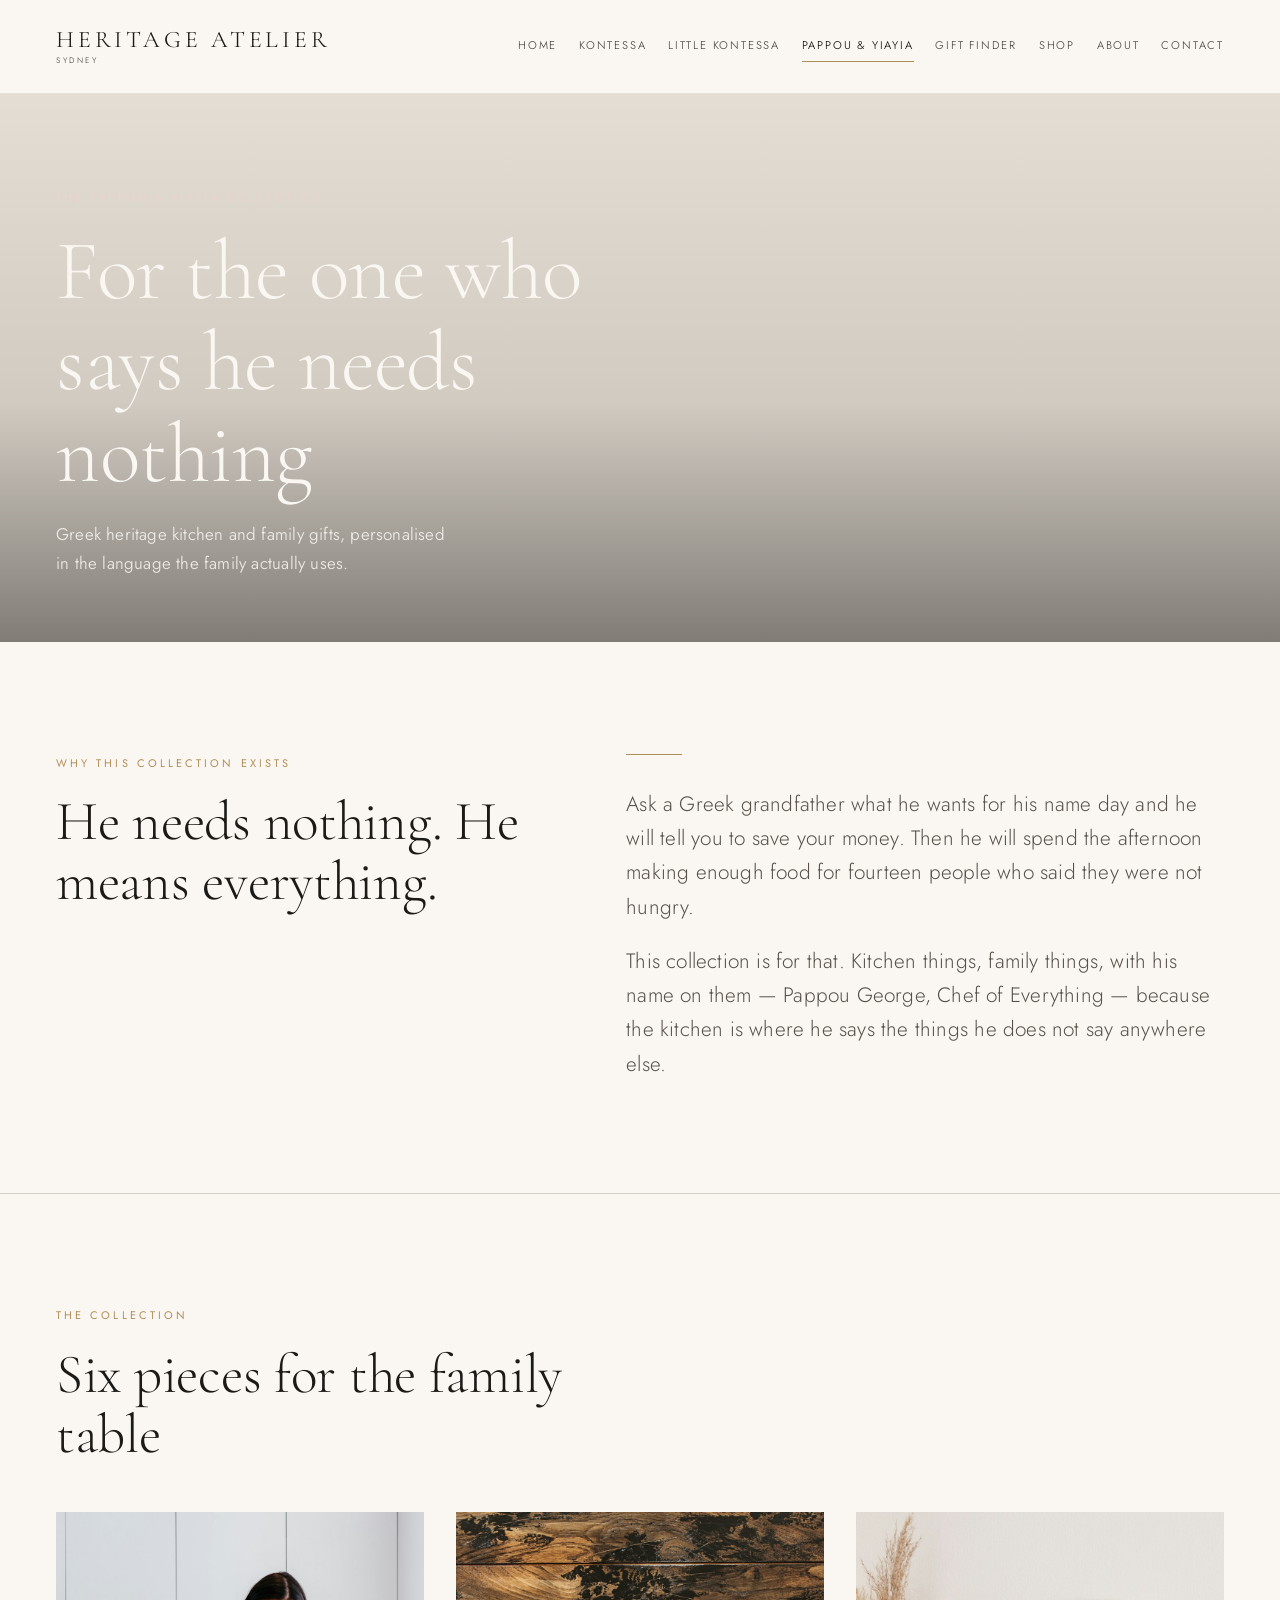
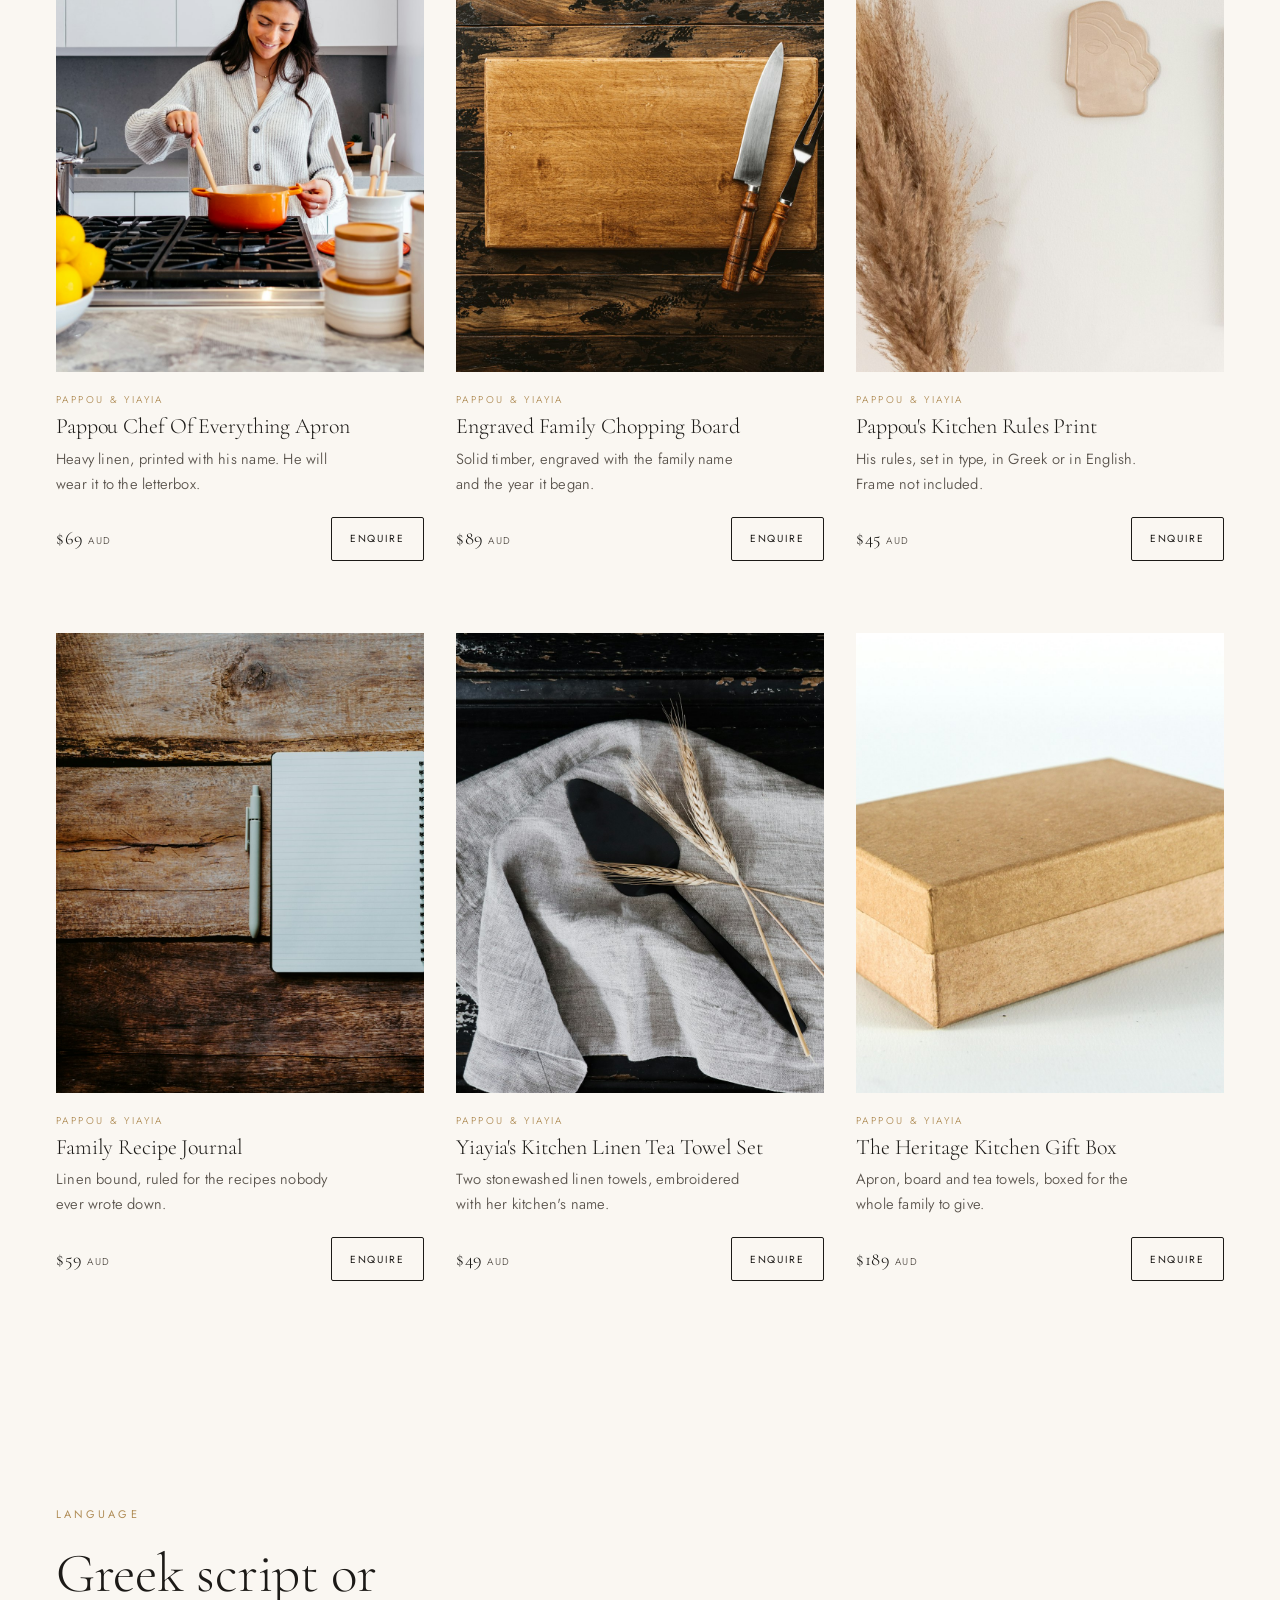
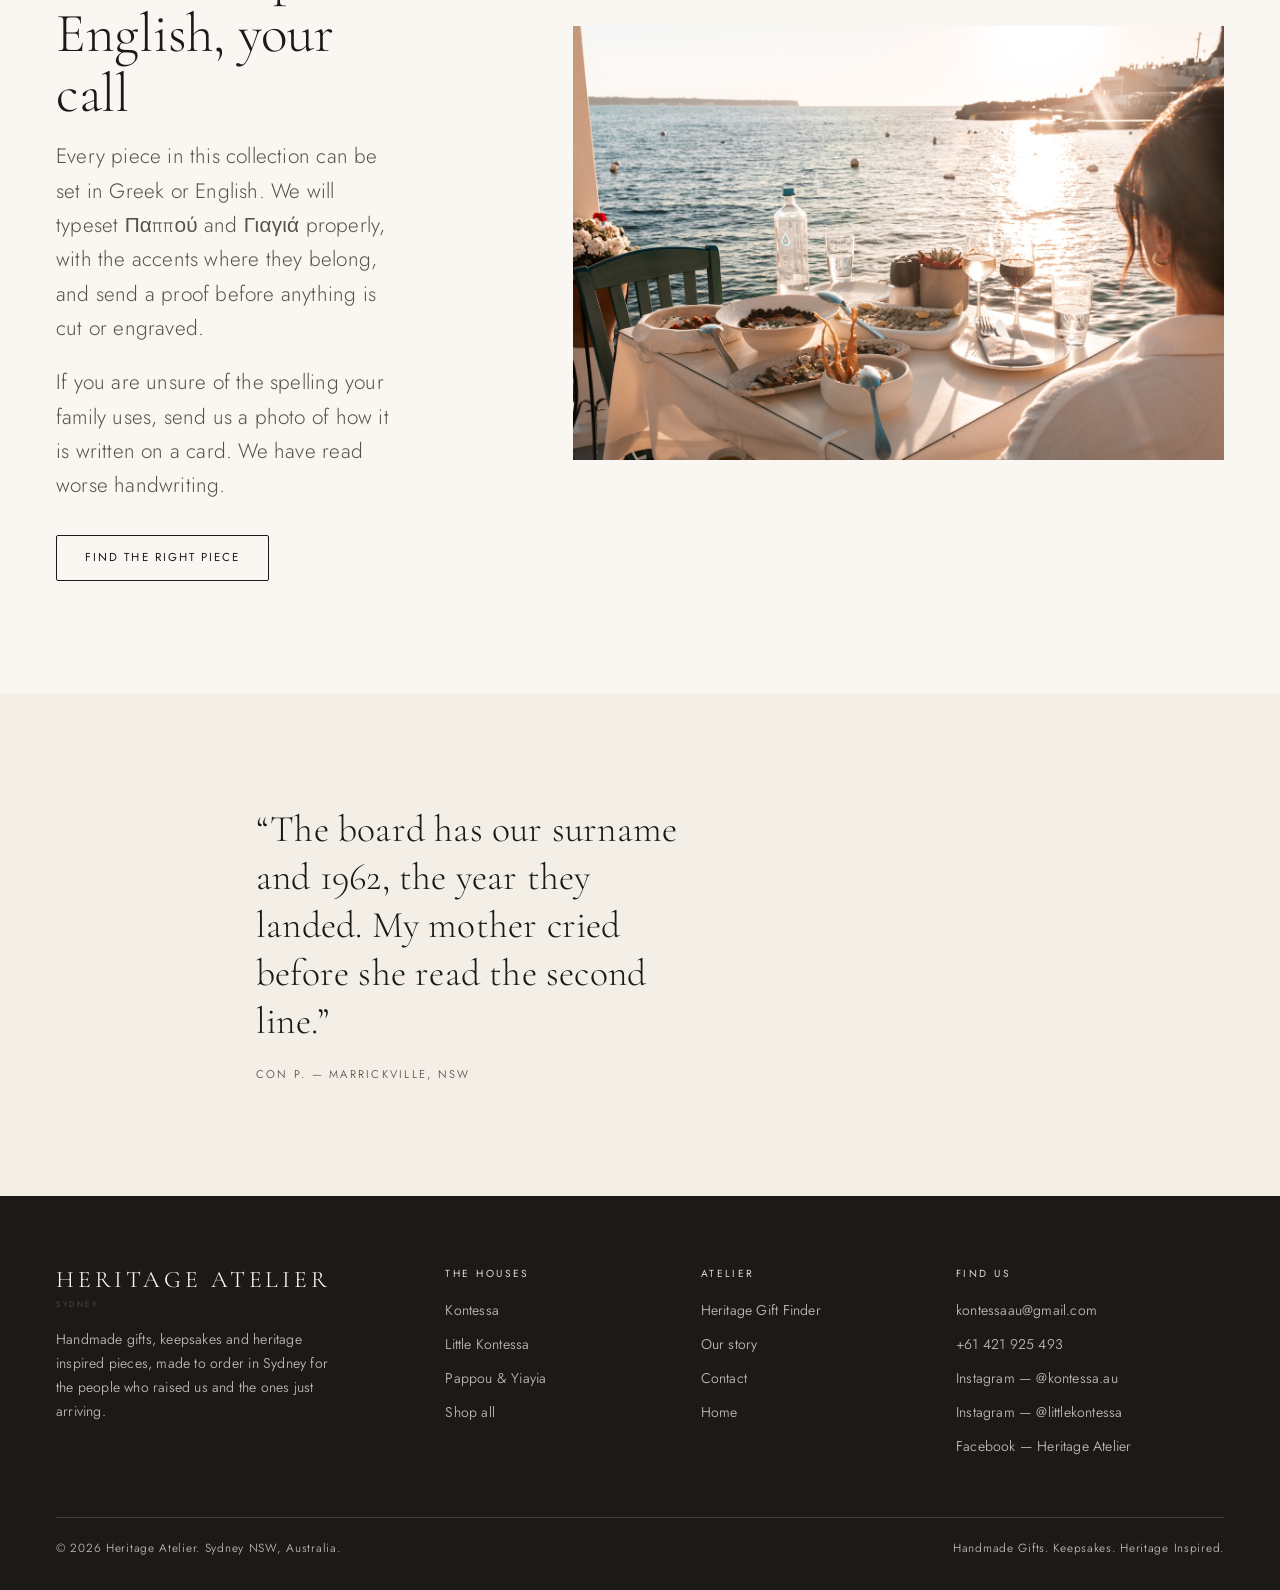
<file: heritage.html>
<!DOCTYPE html>
<html lang="en-AU">
<head>
<meta charset="utf-8">
<meta name="viewport" content="width=device-width, initial-scale=1">
<title>The Pappou &amp; Yiayia Collection — Greek Heritage Kitchen Gifts | Heritage Atelier</title>
<meta name="description" content="Greek heritage kitchen and family gifts: personalised aprons, engraved chopping boards, Pappou's Kitchen Rules prints, family recipe journals and Yiayia's Kitchen linen tea towels.">
<link rel="canonical" href="https://welcometothenextlevel.github.io/heritage-atelier/heritage.html">

<meta property="og:type" content="website">
<meta property="og:site_name" content="Heritage Atelier">
<meta property="og:title" content="The Pappou &amp; Yiayia Collection — Greek Heritage Kitchen Gifts | Heritage Atelier">
<meta property="og:description" content="Greek heritage kitchen and family gifts: personalised aprons, engraved chopping boards, Pappou's Kitchen Rules prints, family recipe journals and Yiayia's Kitchen linen tea towels.">
<meta property="og:url" content="https://welcometothenextlevel.github.io/heritage-atelier/heritage.html">
<meta property="og:image" content="https://welcometothenextlevel.github.io/heritage-atelier/assets/images/og-cover.jpg">
<meta property="og:locale" content="en_AU">
<meta name="twitter:card" content="summary_large_image">
<meta name="theme-color" content="#FAF7F2">

<link rel="icon" href="favicon.svg" type="image/svg+xml">
<link rel="apple-touch-icon" href="favicon.svg">

<link rel="preconnect" href="https://fonts.googleapis.com">
<link rel="preconnect" href="https://fonts.gstatic.com" crossorigin>
<link href="https://fonts.googleapis.com/css2?family=Cormorant+Garamond:wght@300;400;500&family=Jost:wght@300;400;500&display=swap" rel="stylesheet">
<link rel="stylesheet" href="css/style.css">
<script>document.documentElement.classList.add('js');</script>
</head>
<body>
  <a class="skip-link" href="#main">Skip to content</a>

  <header class="site-header">
    <div class="wrap header-inner">
      <a class="brandmark" href="index.html" aria-label="Heritage Atelier, home">
        Heritage Atelier
        <small>Sydney</small>
      </a>

      <nav class="nav-desktop" aria-label="Primary">
          <a href="index.html">Home</a>
          <a href="kontessa.html">Kontessa</a>
          <a href="little-kontessa.html">Little Kontessa</a>
          <a href="heritage.html" aria-current="page">Pappou &amp; Yiayia</a>
          <a href="gift-finder.html">Gift Finder</a>
          <a href="shop.html">Shop</a>
          <a href="about.html">About</a>
          <a href="contact.html">Contact</a>
      </nav>

      <button class="nav-toggle" type="button" aria-label="Open menu" aria-expanded="false" aria-controls="nav-overlay">
        <span></span><span></span><span></span>
      </button>
    </div>
  </header>

  <div class="nav-overlay" id="nav-overlay" aria-hidden="true">
    <nav aria-label="Mobile">
      <ul>
            <li><a href="index.html">Home</a></li>
            <li><a href="kontessa.html">Kontessa</a></li>
            <li><a href="little-kontessa.html">Little Kontessa</a></li>
            <li><a href="heritage.html" aria-current="page">Pappou &amp; Yiayia</a></li>
            <li><a href="gift-finder.html">Gift Finder</a></li>
            <li><a href="shop.html">Shop</a></li>
            <li><a href="about.html">About</a></li>
            <li><a href="contact.html">Contact</a></li>
      </ul>
    </nav>
    <div class="overlay-foot">
      <p><a href="mailto:kontessaau@gmail.com">kontessaau@gmail.com</a></p>
      <p><a href="tel:+61421925493">+61 421 925 493</a></p>
      <p>Sydney NSW, Australia</p>
    </div>
  </div>

  <main id="main">
    <section class="hero page-hero">
      <div class="hero-media">
        <picture>
          <source media="(max-width: 899px)" srcset="assets/images/hero-heritage-mobile.jpg">
          <img src="assets/images/hero-heritage.jpg" alt="Sunlight through the silver green leaves of an olive tree" width="1920" height="1080" fetchpriority="high" decoding="async">
        </picture>
      </div>
      <div class="hero-caption">
        <div class="wrap">
          <span class="eyebrow">The Pappou &amp; Yiayia Collection</span>
          <h1>For the one who says he needs nothing</h1>
          <p>Greek heritage kitchen and family gifts, personalised in the language the family actually uses.</p>
          
        </div>
      </div>
    </section>

    <section class="section">
      <div class="wrap">
        <div class="statement-grid">
          <div class="reveal">
            <span class="eyebrow">Why this collection exists</span>
            <h2>He needs nothing. He means everything.</h2>
          </div>
          <div class="reveal">
            <hr class="rule rule--short">
            <p class="lede measure">Ask a Greek grandfather what he wants for his name day and he will tell you to save your money. Then he will spend the afternoon making enough food for fourteen people who said they were not hungry.</p>
            <p class="lede measure" style="margin-top:1.25rem">This collection is for that. Kitchen things, family things, with his name on them &mdash; Pappou George, Chef of Everything &mdash; because the kitchen is where he says the things he does not say anywhere else.</p>
          </div>
        </div>
      </div>
    </section>

    <hr class="rule">

    <section class="section">
      <div class="wrap">
        <div class="reveal" style="max-width:34em;margin-bottom:var(--s-5)">
          <span class="eyebrow">The collection</span>
          <h2>Six pieces for the family table</h2>
        </div>
        <div class="product-grid">
        <article class="product reveal" data-house-key="heritage">
          <figure><img src="assets/images/heritage-pappou-apron.jpg" alt="Home cook in a linen apron working at a warm kitchen bench" width="1000" height="1250" loading="lazy"></figure>
          <span class="product-house">Pappou &amp; Yiayia</span>
          <h3>Pappou Chef Of Everything Apron</h3>
          <p>Heavy linen, printed with his name. He will wear it to the letterbox.</p>
          <div class="product-foot">
            <span class="price">$69 <span>AUD</span></span>
            <button type="button" class="btn btn--enquire" data-enquire data-name="Pappou Chef Of Everything Apron" data-house="Pappou &amp; Yiayia" data-price="$69 AUD" data-image="assets/images/heritage-pappou-apron.jpg" data-alt="Home cook in a linen apron working at a warm kitchen bench">Enquire</button>
          </div>
        </article>
        <article class="product reveal" data-house-key="heritage">
          <figure><img src="assets/images/heritage-chopping-board.jpg" alt="Wooden chopping board and a knife arranged on a timber kitchen surface" width="1000" height="1250" loading="lazy"></figure>
          <span class="product-house">Pappou &amp; Yiayia</span>
          <h3>Engraved Family Chopping Board</h3>
          <p>Solid timber, engraved with the family name and the year it began.</p>
          <div class="product-foot">
            <span class="price">$89 <span>AUD</span></span>
            <button type="button" class="btn btn--enquire" data-enquire data-name="Engraved Family Chopping Board" data-house="Pappou &amp; Yiayia" data-price="$89 AUD" data-image="assets/images/heritage-chopping-board.jpg" data-alt="Wooden chopping board and a knife arranged on a timber kitchen surface">Enquire</button>
          </div>
        </article>
        <article class="product reveal" data-house-key="heritage">
          <figure><img src="assets/images/heritage-kitchen-rules-print.jpg" alt="Framed print hanging on a pale wall beside a small potted plant" width="1000" height="1250" loading="lazy"></figure>
          <span class="product-house">Pappou &amp; Yiayia</span>
          <h3>Pappou's Kitchen Rules Print</h3>
          <p>His rules, set in type, in Greek or in English. Frame not included.</p>
          <div class="product-foot">
            <span class="price">$45 <span>AUD</span></span>
            <button type="button" class="btn btn--enquire" data-enquire data-name="Pappou's Kitchen Rules Print" data-house="Pappou &amp; Yiayia" data-price="$45 AUD" data-image="assets/images/heritage-kitchen-rules-print.jpg" data-alt="Framed print hanging on a pale wall beside a small potted plant">Enquire</button>
          </div>
        </article>
        <article class="product reveal" data-house-key="heritage">
          <figure><img src="assets/images/heritage-recipe-journal.jpg" alt="A ruled notebook and a pen resting on a weathered timber table" width="1000" height="1250" loading="lazy"></figure>
          <span class="product-house">Pappou &amp; Yiayia</span>
          <h3>Family Recipe Journal</h3>
          <p>Linen bound, ruled for the recipes nobody ever wrote down.</p>
          <div class="product-foot">
            <span class="price">$59 <span>AUD</span></span>
            <button type="button" class="btn btn--enquire" data-enquire data-name="Family Recipe Journal" data-house="Pappou &amp; Yiayia" data-price="$59 AUD" data-image="assets/images/heritage-recipe-journal.jpg" data-alt="A ruled notebook and a pen resting on a weathered timber table">Enquire</button>
          </div>
        </article>
        <article class="product reveal" data-house-key="heritage">
          <figure><img src="assets/images/heritage-tea-towel-set.jpg" alt="Linen tea towel styled with wheat stems and a cake server" width="1000" height="1250" loading="lazy"></figure>
          <span class="product-house">Pappou &amp; Yiayia</span>
          <h3>Yiayia's Kitchen Linen Tea Towel Set</h3>
          <p>Two stonewashed linen towels, embroidered with her kitchen's name.</p>
          <div class="product-foot">
            <span class="price">$49 <span>AUD</span></span>
            <button type="button" class="btn btn--enquire" data-enquire data-name="Yiayia's Kitchen Linen Tea Towel Set" data-house="Pappou &amp; Yiayia" data-price="$49 AUD" data-image="assets/images/heritage-tea-towel-set.jpg" data-alt="Linen tea towel styled with wheat stems and a cake server">Enquire</button>
          </div>
        </article>
        <article class="product reveal" data-house-key="heritage">
          <figure><img src="assets/images/heritage-gift-box.jpg" alt="A plain kraft gift box photographed against a pale background" width="1000" height="1250" loading="lazy"></figure>
          <span class="product-house">Pappou &amp; Yiayia</span>
          <h3>The Heritage Kitchen Gift Box</h3>
          <p>Apron, board and tea towels, boxed for the whole family to give.</p>
          <div class="product-foot">
            <span class="price">$189 <span>AUD</span></span>
            <button type="button" class="btn btn--enquire" data-enquire data-name="The Heritage Kitchen Gift Box" data-house="Pappou &amp; Yiayia" data-price="$189 AUD" data-image="assets/images/heritage-gift-box.jpg" data-alt="A plain kraft gift box photographed against a pale background">Enquire</button>
          </div>
        </article>
        </div>
      </div>
    </section>

    <section class="section">
      <div class="wrap">
        <div class="split split--flip">
          <div class="split-media reveal">
            <img src="assets/images/story-greek-table.jpg" alt="A long table set for dinner above the sea in Greece at golden hour" width="1400" height="933" loading="lazy">
          </div>
          <div class="split-body reveal">
            <span class="eyebrow">Language</span>
            <h2>Greek script or English, your call</h2>
            <p class="lede" style="margin-top:1rem">Every piece in this collection can be set in Greek or English. We will typeset &Pi;&alpha;&pi;&pi;&omicron;&upsilon;&#769; and &Gamma;&iota;&alpha;&gamma;&iota;&alpha;&#769; properly, with the accents where they belong, and send a proof before anything is cut or engraved.</p>
            <p class="lede" style="margin-top:1.25rem">If you are unsure of the spelling your family uses, send us a photo of how it is written on a card. We have read worse handwriting.</p>
            <div class="btn-row" style="margin-top:var(--s-4)"><a class="btn btn--ghost" href="gift-finder.html">Find the right piece</a></div>
          </div>
        </div>
      </div>
    </section>

    <section class="section testimonial-band">
      <div class="wrap testimonial-grid">
        <blockquote class="testimonial reveal">
          <p>&ldquo;The board has our surname and 1962, the year they landed. My mother cried before she read the second line.&rdquo;</p>
          <cite>Con P. &mdash; Marrickville, NSW</cite>
        </blockquote>
      </div>
    </section>

  </main>

  <footer class="site-footer">
    <div class="wrap">
      <div class="footer-grid">
        <div>
          <span class="brandmark">Heritage Atelier<small>Sydney</small></span>
          <p>Handmade gifts, keepsakes and heritage inspired pieces, made to order in Sydney for the people who raised us and the ones just arriving.</p>
        </div>
        <div>
          <h4>The Houses</h4>
          <ul>
            <li><a href="kontessa.html">Kontessa</a></li>
            <li><a href="little-kontessa.html">Little Kontessa</a></li>
            <li><a href="heritage.html">Pappou &amp; Yiayia</a></li>
            <li><a href="shop.html">Shop all</a></li>
          </ul>
        </div>
        <div>
          <h4>Atelier</h4>
          <ul>
            <li><a href="gift-finder.html">Heritage Gift Finder</a></li>
            <li><a href="about.html">Our story</a></li>
            <li><a href="contact.html">Contact</a></li>
            <li><a href="index.html">Home</a></li>
          </ul>
        </div>
        <div>
          <h4>Find us</h4>
          <ul>
            <li><a href="mailto:kontessaau@gmail.com">kontessaau@gmail.com</a></li>
            <li><a href="tel:+61421925493">+61 421 925 493</a></li>
            <li><a href="https://www.instagram.com/kontessa.au/" rel="noopener">Instagram &mdash; @kontessa.au</a></li>
            <li><a href="https://www.instagram.com/littlekontessa/" rel="noopener">Instagram &mdash; @littlekontessa</a></li>
            <li><a href="https://www.facebook.com/" rel="noopener">Facebook &mdash; Heritage Atelier</a></li>
          </ul>
        </div>
      </div>
      <div class="footer-base">
        <span>&copy; 2026 Heritage Atelier. Sydney NSW, Australia.</span>
        <span>Handmade Gifts. Keepsakes. Heritage Inspired.</span>
      </div>
    </div>
  </footer>

  <div class="modal" id="enquiry-modal" role="dialog" aria-modal="true" aria-labelledby="enquiry-title" aria-hidden="true">
    <button class="modal-backdrop" type="button" data-modal-close aria-label="Close enquiry"></button>
    <div class="modal-panel">
      <button class="modal-close" type="button" data-modal-close aria-label="Close enquiry">&times;</button>
      <span class="eyebrow" data-modal-house>Heritage Atelier</span>
      <h2 id="enquiry-title" style="font-size:clamp(1.5rem,1.2rem+1.2vw,2rem)">Enquire about this piece</h2>

      <div class="modal-product">
        <img data-modal-image src="assets/images/kontessa-soft-romance-shoulder-bag.jpg" alt="" width="76" height="95">
        <div>
          <strong data-modal-name style="font-family:var(--serif);font-size:1.15rem;font-weight:400">Piece</strong>
          <div class="price" data-modal-price></div>
        </div>
      </div>

      <form data-inline-success="modal-success" novalidate>
        <input type="hidden" name="piece" data-modal-field value="">
        <div class="form-grid two-up">
          <div class="field">
            <label for="m-name">Your name</label>
            <input id="m-name" name="name" type="text" autocomplete="name" required>
          </div>
          <div class="field">
            <label for="m-email">Email</label>
            <input id="m-email" name="email" type="email" autocomplete="email" required>
          </div>
          <div class="field field-full">
            <label for="m-message">Tell us about the personalisation</label>
            <textarea id="m-message" name="message" rows="4" placeholder="The name, the colourway, the date you need it by."></textarea>
          </div>
        </div>
        <div class="btn-row" style="margin-top:var(--s-4)">
          <button class="btn" type="submit">Send enquiry</button>
          <button class="btn btn--ghost" type="button" data-modal-close>Cancel</button>
        </div>
        <p class="form-note" style="margin-top:var(--s-3)">We reply from kontessaau@gmail.com, usually within one working day.</p>
      </form>

      <div class="form-success" id="modal-success">
        <h3>Thank you, <span data-success-name>there</span>.</h3>
        <p>Your enquiry is with the atelier. We will come back to you with timings, colourways and a personalisation proof before anything is made.</p>
      </div>
    </div>
  </div>

  <script src="js/main.js"></script>
</body>
</html>
</file>
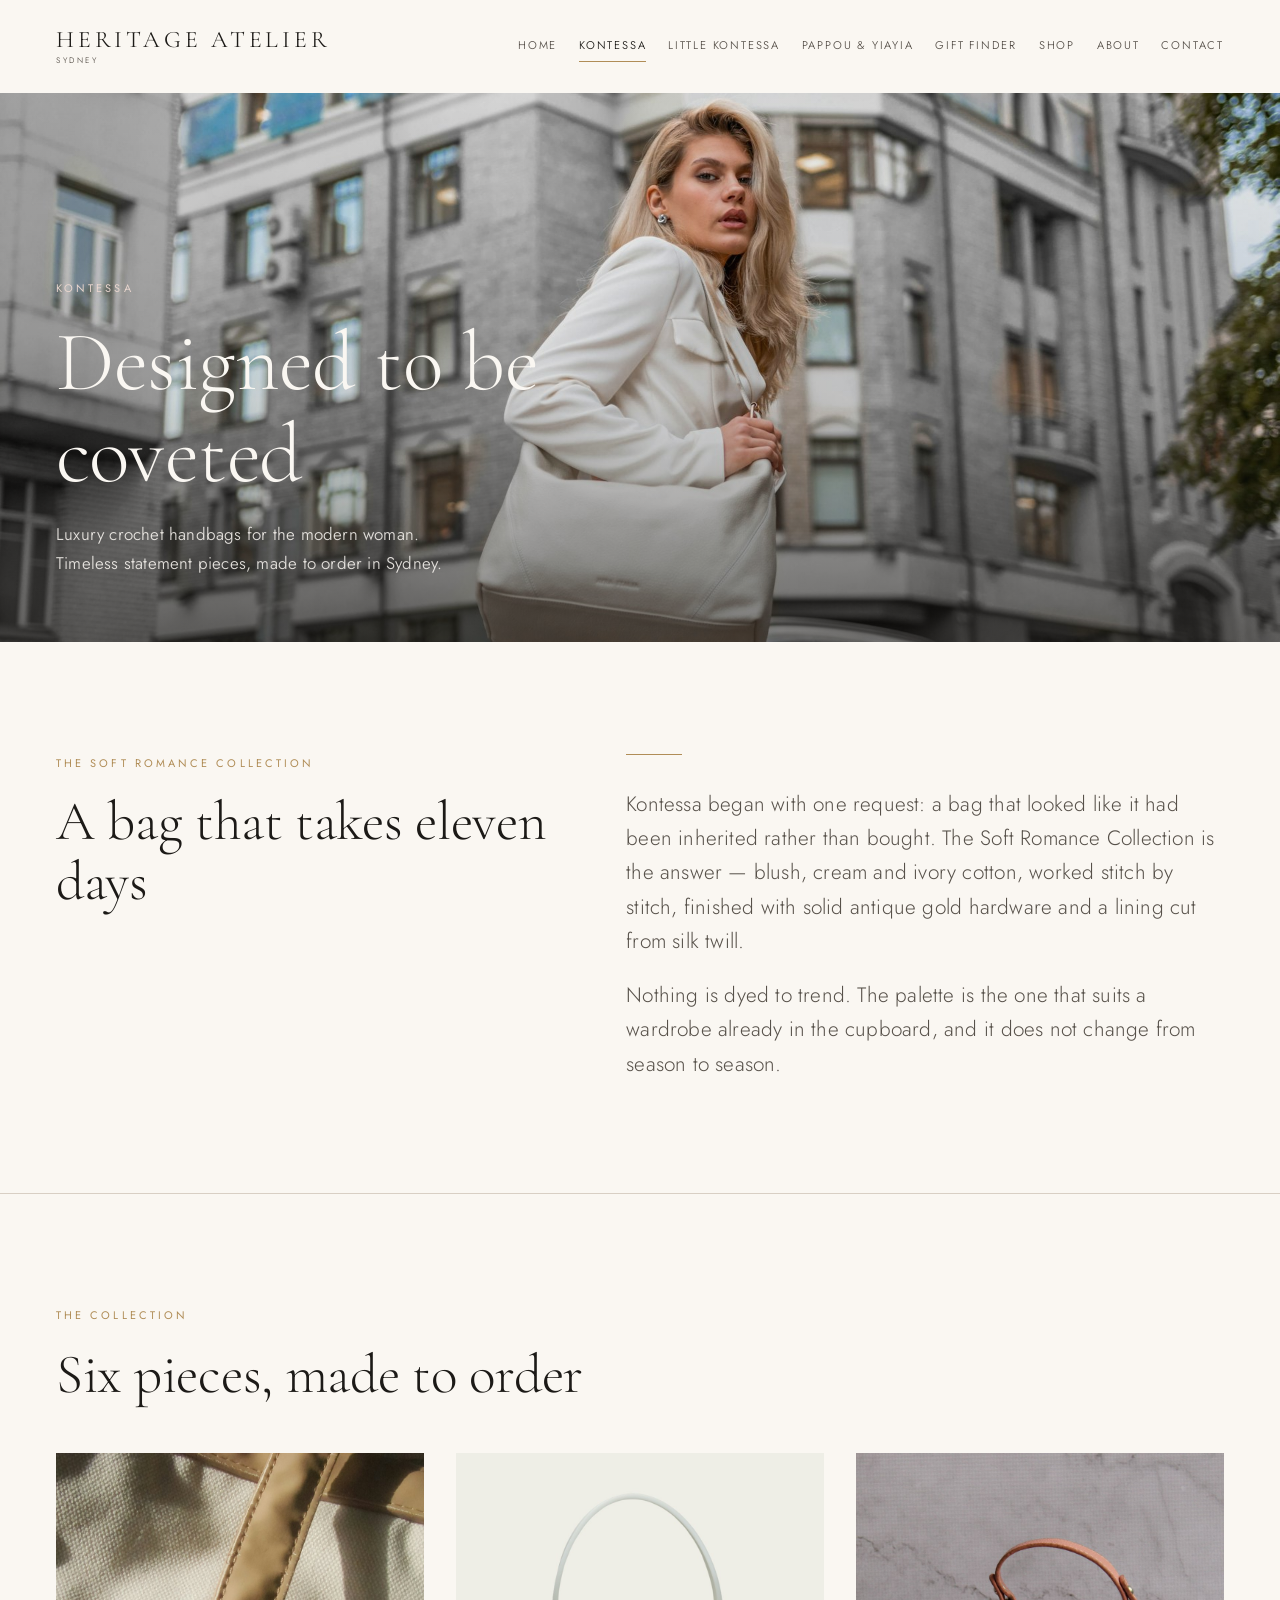
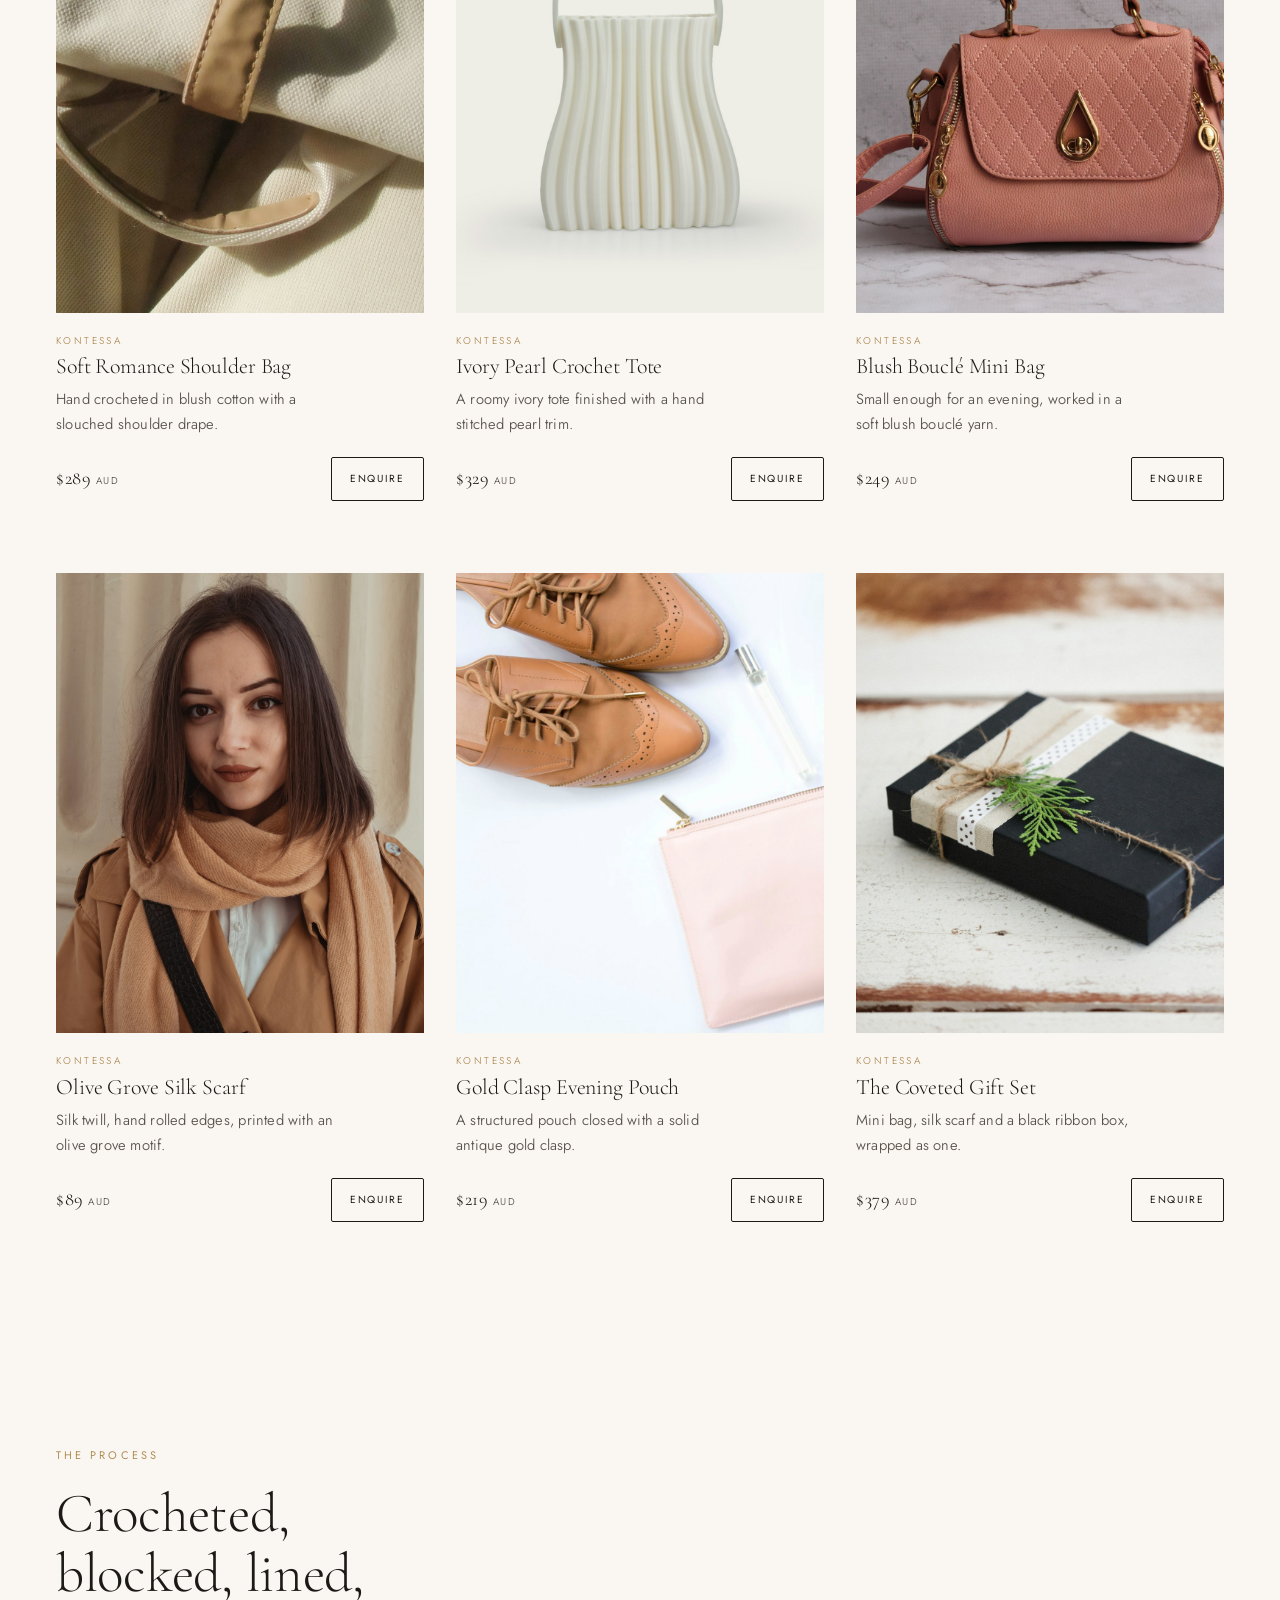
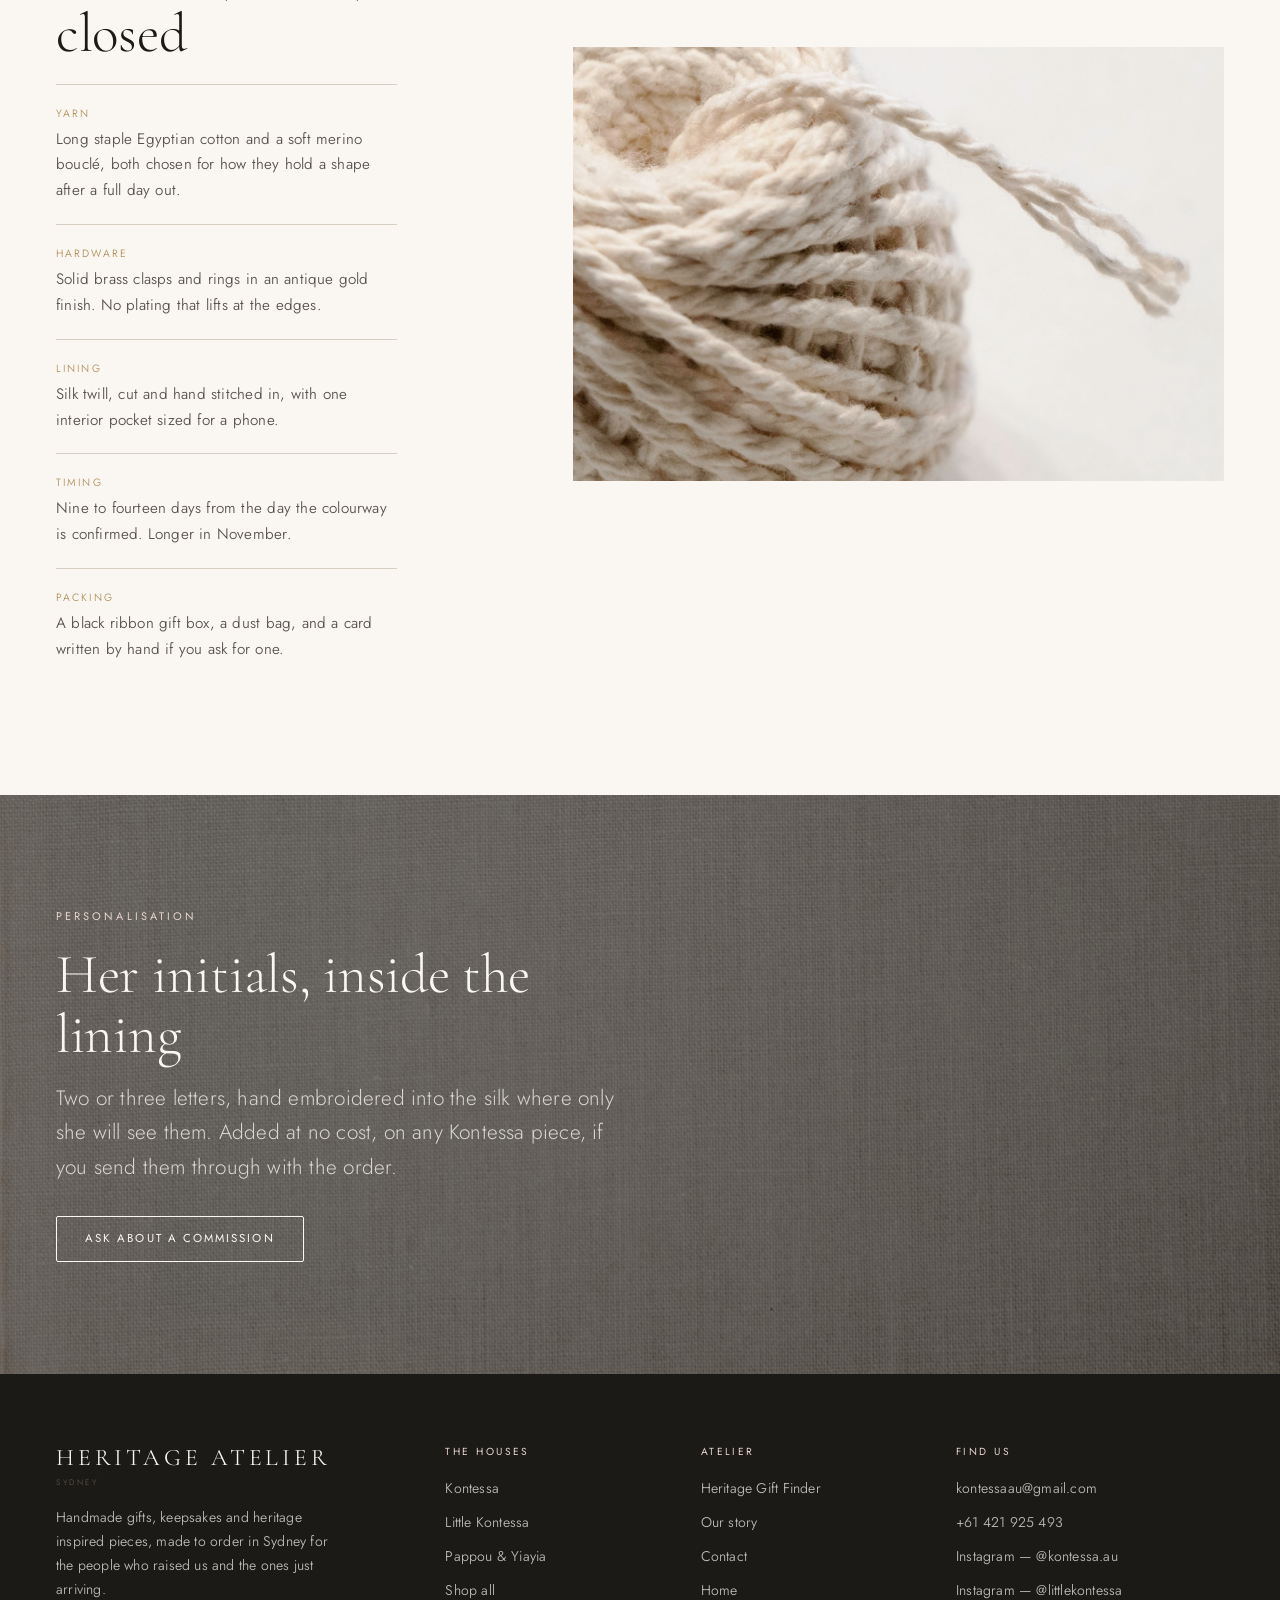
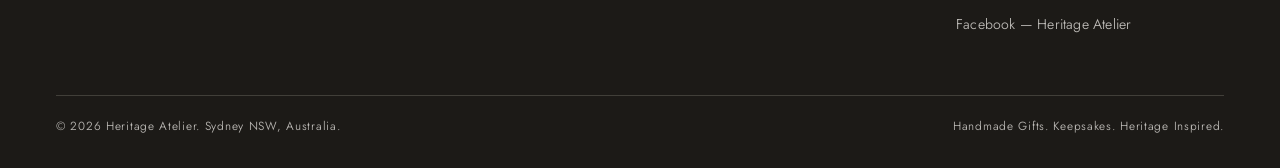
<file: kontessa.html>
<!DOCTYPE html>
<html lang="en-AU">
<head>
<meta charset="utf-8">
<meta name="viewport" content="width=device-width, initial-scale=1">
<title>Kontessa — Luxury Crochet Handbags, Made to Order in Sydney | Heritage Atelier</title>
<meta name="description" content="Kontessa: luxury crochet handbags for the modern woman. The Soft Romance Collection, silk twill scarves and gold clasp pouches, hand made to order in Sydney.">
<link rel="canonical" href="https://welcometothenextlevel.github.io/heritage-atelier/kontessa.html">

<meta property="og:type" content="website">
<meta property="og:site_name" content="Heritage Atelier">
<meta property="og:title" content="Kontessa — Luxury Crochet Handbags, Made to Order in Sydney | Heritage Atelier">
<meta property="og:description" content="Kontessa: luxury crochet handbags for the modern woman. The Soft Romance Collection, silk twill scarves and gold clasp pouches, hand made to order in Sydney.">
<meta property="og:url" content="https://welcometothenextlevel.github.io/heritage-atelier/kontessa.html">
<meta property="og:image" content="https://welcometothenextlevel.github.io/heritage-atelier/assets/images/og-cover.jpg">
<meta property="og:locale" content="en_AU">
<meta name="twitter:card" content="summary_large_image">
<meta name="theme-color" content="#FAF7F2">

<link rel="icon" href="favicon.svg" type="image/svg+xml">
<link rel="apple-touch-icon" href="favicon.svg">

<link rel="preconnect" href="https://fonts.googleapis.com">
<link rel="preconnect" href="https://fonts.gstatic.com" crossorigin>
<link href="https://fonts.googleapis.com/css2?family=Cormorant+Garamond:wght@300;400;500&family=Jost:wght@300;400;500&display=swap" rel="stylesheet">
<link rel="stylesheet" href="css/style.css">
<script>document.documentElement.classList.add('js');</script>
</head>
<body>
  <a class="skip-link" href="#main">Skip to content</a>

  <header class="site-header">
    <div class="wrap header-inner">
      <a class="brandmark" href="index.html" aria-label="Heritage Atelier, home">
        Heritage Atelier
        <small>Sydney</small>
      </a>

      <nav class="nav-desktop" aria-label="Primary">
          <a href="index.html">Home</a>
          <a href="kontessa.html" aria-current="page">Kontessa</a>
          <a href="little-kontessa.html">Little Kontessa</a>
          <a href="heritage.html">Pappou &amp; Yiayia</a>
          <a href="gift-finder.html">Gift Finder</a>
          <a href="shop.html">Shop</a>
          <a href="about.html">About</a>
          <a href="contact.html">Contact</a>
      </nav>

      <button class="nav-toggle" type="button" aria-label="Open menu" aria-expanded="false" aria-controls="nav-overlay">
        <span></span><span></span><span></span>
      </button>
    </div>
  </header>

  <div class="nav-overlay" id="nav-overlay" aria-hidden="true">
    <nav aria-label="Mobile">
      <ul>
            <li><a href="index.html">Home</a></li>
            <li><a href="kontessa.html" aria-current="page">Kontessa</a></li>
            <li><a href="little-kontessa.html">Little Kontessa</a></li>
            <li><a href="heritage.html">Pappou &amp; Yiayia</a></li>
            <li><a href="gift-finder.html">Gift Finder</a></li>
            <li><a href="shop.html">Shop</a></li>
            <li><a href="about.html">About</a></li>
            <li><a href="contact.html">Contact</a></li>
      </ul>
    </nav>
    <div class="overlay-foot">
      <p><a href="mailto:kontessaau@gmail.com">kontessaau@gmail.com</a></p>
      <p><a href="tel:+61421925493">+61 421 925 493</a></p>
      <p>Sydney NSW, Australia</p>
    </div>
  </div>

  <main id="main">
    <section class="hero page-hero">
      <div class="hero-media">
        <picture>
          <source media="(max-width: 899px)" srcset="assets/images/hero-kontessa-mobile.jpg">
          <img src="assets/images/hero-kontessa.jpg" alt="Woman in a cream coat carrying a soft cream shoulder bag on a city street" width="1920" height="1080" fetchpriority="high" decoding="async">
        </picture>
      </div>
      <div class="hero-caption">
        <div class="wrap">
          <span class="eyebrow">Kontessa</span>
          <h1>Designed to be coveted</h1>
          <p>Luxury crochet handbags for the modern woman. Timeless statement pieces, made to order in Sydney.</p>
          
        </div>
      </div>
    </section>

    <section class="section">
      <div class="wrap">
        <div class="statement-grid">
          <div class="reveal">
            <span class="eyebrow">The Soft Romance Collection</span>
            <h2>A bag that takes eleven days</h2>
          </div>
          <div class="reveal">
            <hr class="rule rule--short">
            <p class="lede measure">Kontessa began with one request: a bag that looked like it had been inherited rather than bought. The Soft Romance Collection is the answer &mdash; blush, cream and ivory cotton, worked stitch by stitch, finished with solid antique gold hardware and a lining cut from silk twill.</p>
            <p class="lede measure" style="margin-top:1.25rem">Nothing is dyed to trend. The palette is the one that suits a wardrobe already in the cupboard, and it does not change from season to season.</p>
          </div>
        </div>
      </div>
    </section>

    <hr class="rule">

    <section class="section">
      <div class="wrap">
        <div class="reveal" style="max-width:34em;margin-bottom:var(--s-5)">
          <span class="eyebrow">The collection</span>
          <h2>Six pieces, made to order</h2>
        </div>
        <div class="product-grid">
        <article class="product reveal" data-house-key="kontessa">
          <figure><img src="assets/images/kontessa-soft-romance-shoulder-bag.jpg" alt="Close view of a soft cream shoulder bag, showing the strap and the stitched edge" width="1000" height="1250" loading="lazy"></figure>
          <span class="product-house">Kontessa</span>
          <h3>Soft Romance Shoulder Bag</h3>
          <p>Hand crocheted in blush cotton with a slouched shoulder drape.</p>
          <div class="product-foot">
            <span class="price">$289 <span>AUD</span></span>
            <button type="button" class="btn btn--enquire" data-enquire data-name="Soft Romance Shoulder Bag" data-house="Kontessa" data-price="$289 AUD" data-image="assets/images/kontessa-soft-romance-shoulder-bag.jpg" data-alt="Close view of a soft cream shoulder bag, showing the strap and the stitched edge">Enquire</button>
          </div>
        </article>
        <article class="product reveal" data-house-key="kontessa">
          <figure><img src="assets/images/kontessa-ivory-pearl-tote.jpg" alt="Ivory pleated tote bag with a single rolled handle photographed against a pale wall" width="1000" height="1250" loading="lazy"></figure>
          <span class="product-house">Kontessa</span>
          <h3>Ivory Pearl Crochet Tote</h3>
          <p>A roomy ivory tote finished with a hand stitched pearl trim.</p>
          <div class="product-foot">
            <span class="price">$329 <span>AUD</span></span>
            <button type="button" class="btn btn--enquire" data-enquire data-name="Ivory Pearl Crochet Tote" data-house="Kontessa" data-price="$329 AUD" data-image="assets/images/kontessa-ivory-pearl-tote.jpg" data-alt="Ivory pleated tote bag with a single rolled handle photographed against a pale wall">Enquire</button>
          </div>
        </article>
        <article class="product reveal" data-house-key="kontessa">
          <figure><img src="assets/images/kontessa-blush-boucle-mini.jpg" alt="Blush pink mini handbag sitting on a pale marble bench top" width="1000" height="1250" loading="lazy"></figure>
          <span class="product-house">Kontessa</span>
          <h3>Blush Bouclé Mini Bag</h3>
          <p>Small enough for an evening, worked in a soft blush bouclé yarn.</p>
          <div class="product-foot">
            <span class="price">$249 <span>AUD</span></span>
            <button type="button" class="btn btn--enquire" data-enquire data-name="Blush Bouclé Mini Bag" data-house="Kontessa" data-price="$249 AUD" data-image="assets/images/kontessa-blush-boucle-mini.jpg" data-alt="Blush pink mini handbag sitting on a pale marble bench top">Enquire</button>
          </div>
        </article>
        <article class="product reveal" data-house-key="kontessa">
          <figure><img src="assets/images/kontessa-olive-silk-scarf.jpg" alt="Woman in a camel coat wearing a softly draped silk twill scarf" width="1000" height="1250" loading="lazy"></figure>
          <span class="product-house">Kontessa</span>
          <h3>Olive Grove Silk Scarf</h3>
          <p>Silk twill, hand rolled edges, printed with an olive grove motif.</p>
          <div class="product-foot">
            <span class="price">$89 <span>AUD</span></span>
            <button type="button" class="btn btn--enquire" data-enquire data-name="Olive Grove Silk Scarf" data-house="Kontessa" data-price="$89 AUD" data-image="assets/images/kontessa-olive-silk-scarf.jpg" data-alt="Woman in a camel coat wearing a softly draped silk twill scarf">Enquire</button>
          </div>
        </article>
        <article class="product reveal" data-house-key="kontessa">
          <figure><img src="assets/images/kontessa-gold-clasp-pouch.jpg" alt="A blush zip pouch laid beside a pair of tan leather brogues" width="1000" height="1250" loading="lazy"></figure>
          <span class="product-house">Kontessa</span>
          <h3>Gold Clasp Evening Pouch</h3>
          <p>A structured pouch closed with a solid antique gold clasp.</p>
          <div class="product-foot">
            <span class="price">$219 <span>AUD</span></span>
            <button type="button" class="btn btn--enquire" data-enquire data-name="Gold Clasp Evening Pouch" data-house="Kontessa" data-price="$219 AUD" data-image="assets/images/kontessa-gold-clasp-pouch.jpg" data-alt="A blush zip pouch laid beside a pair of tan leather brogues">Enquire</button>
          </div>
        </article>
        <article class="product reveal" data-house-key="kontessa">
          <figure><img src="assets/images/kontessa-coveted-gift-set.jpg" alt="A slim black gift box tied with twine and a sprig of greenery" width="1000" height="1250" loading="lazy"></figure>
          <span class="product-house">Kontessa</span>
          <h3>The Coveted Gift Set</h3>
          <p>Mini bag, silk scarf and a black ribbon box, wrapped as one.</p>
          <div class="product-foot">
            <span class="price">$379 <span>AUD</span></span>
            <button type="button" class="btn btn--enquire" data-enquire data-name="The Coveted Gift Set" data-house="Kontessa" data-price="$379 AUD" data-image="assets/images/kontessa-coveted-gift-set.jpg" data-alt="A slim black gift box tied with twine and a sprig of greenery">Enquire</button>
          </div>
        </article>
        </div>
      </div>
    </section>

    <section class="section">
      <div class="wrap">
        <div class="split split--flip">
          <div class="split-media reveal">
            <img src="assets/images/story-crochet.jpg" alt="A ball of undyed cream wool with a single strand drawn out from it" width="1400" height="933" loading="lazy">
          </div>
          <div class="split-body reveal">
            <span class="eyebrow">The process</span>
            <h2>Crocheted, blocked, lined, closed</h2>
            <ul class="detail-list">
              <li><span class="k">Yarn</span><span class="v">Long staple Egyptian cotton and a soft merino bouclé, both chosen for how they hold a shape after a full day out.</span></li>
              <li><span class="k">Hardware</span><span class="v">Solid brass clasps and rings in an antique gold finish. No plating that lifts at the edges.</span></li>
              <li><span class="k">Lining</span><span class="v">Silk twill, cut and hand stitched in, with one interior pocket sized for a phone.</span></li>
              <li><span class="k">Timing</span><span class="v">Nine to fourteen days from the day the colourway is confirmed. Longer in November.</span></li>
              <li><span class="k">Packing</span><span class="v">A black ribbon gift box, a dust bag, and a card written by hand if you ask for one.</span></li>
            </ul>
          </div>
        </div>
      </div>
    </section>

    <section class="section texture-band" style="background-image:url(assets/images/texture-linen.jpg)">
      <div class="wrap">
        <div style="max-width:34em">
          <span class="eyebrow">Personalisation</span>
          <h2>Her initials, inside the lining</h2>
          <p class="lede" style="margin-top:1rem">Two or three letters, hand embroidered into the silk where only she will see them. Added at no cost, on any Kontessa piece, if you send them through with the order.</p>
          <div class="btn-row" style="margin-top:var(--s-4)"><a class="btn btn--light" href="contact.html">Ask about a commission</a></div>
        </div>
      </div>
    </section>

  </main>

  <footer class="site-footer">
    <div class="wrap">
      <div class="footer-grid">
        <div>
          <span class="brandmark">Heritage Atelier<small>Sydney</small></span>
          <p>Handmade gifts, keepsakes and heritage inspired pieces, made to order in Sydney for the people who raised us and the ones just arriving.</p>
        </div>
        <div>
          <h4>The Houses</h4>
          <ul>
            <li><a href="kontessa.html">Kontessa</a></li>
            <li><a href="little-kontessa.html">Little Kontessa</a></li>
            <li><a href="heritage.html">Pappou &amp; Yiayia</a></li>
            <li><a href="shop.html">Shop all</a></li>
          </ul>
        </div>
        <div>
          <h4>Atelier</h4>
          <ul>
            <li><a href="gift-finder.html">Heritage Gift Finder</a></li>
            <li><a href="about.html">Our story</a></li>
            <li><a href="contact.html">Contact</a></li>
            <li><a href="index.html">Home</a></li>
          </ul>
        </div>
        <div>
          <h4>Find us</h4>
          <ul>
            <li><a href="mailto:kontessaau@gmail.com">kontessaau@gmail.com</a></li>
            <li><a href="tel:+61421925493">+61 421 925 493</a></li>
            <li><a href="https://www.instagram.com/kontessa.au/" rel="noopener">Instagram &mdash; @kontessa.au</a></li>
            <li><a href="https://www.instagram.com/littlekontessa/" rel="noopener">Instagram &mdash; @littlekontessa</a></li>
            <li><a href="https://www.facebook.com/" rel="noopener">Facebook &mdash; Heritage Atelier</a></li>
          </ul>
        </div>
      </div>
      <div class="footer-base">
        <span>&copy; 2026 Heritage Atelier. Sydney NSW, Australia.</span>
        <span>Handmade Gifts. Keepsakes. Heritage Inspired.</span>
      </div>
    </div>
  </footer>

  <div class="modal" id="enquiry-modal" role="dialog" aria-modal="true" aria-labelledby="enquiry-title" aria-hidden="true">
    <button class="modal-backdrop" type="button" data-modal-close aria-label="Close enquiry"></button>
    <div class="modal-panel">
      <button class="modal-close" type="button" data-modal-close aria-label="Close enquiry">&times;</button>
      <span class="eyebrow" data-modal-house>Heritage Atelier</span>
      <h2 id="enquiry-title" style="font-size:clamp(1.5rem,1.2rem+1.2vw,2rem)">Enquire about this piece</h2>

      <div class="modal-product">
        <img data-modal-image src="assets/images/kontessa-soft-romance-shoulder-bag.jpg" alt="" width="76" height="95">
        <div>
          <strong data-modal-name style="font-family:var(--serif);font-size:1.15rem;font-weight:400">Piece</strong>
          <div class="price" data-modal-price></div>
        </div>
      </div>

      <form data-inline-success="modal-success" novalidate>
        <input type="hidden" name="piece" data-modal-field value="">
        <div class="form-grid two-up">
          <div class="field">
            <label for="m-name">Your name</label>
            <input id="m-name" name="name" type="text" autocomplete="name" required>
          </div>
          <div class="field">
            <label for="m-email">Email</label>
            <input id="m-email" name="email" type="email" autocomplete="email" required>
          </div>
          <div class="field field-full">
            <label for="m-message">Tell us about the personalisation</label>
            <textarea id="m-message" name="message" rows="4" placeholder="The name, the colourway, the date you need it by."></textarea>
          </div>
        </div>
        <div class="btn-row" style="margin-top:var(--s-4)">
          <button class="btn" type="submit">Send enquiry</button>
          <button class="btn btn--ghost" type="button" data-modal-close>Cancel</button>
        </div>
        <p class="form-note" style="margin-top:var(--s-3)">We reply from kontessaau@gmail.com, usually within one working day.</p>
      </form>

      <div class="form-success" id="modal-success">
        <h3>Thank you, <span data-success-name>there</span>.</h3>
        <p>Your enquiry is with the atelier. We will come back to you with timings, colourways and a personalisation proof before anything is made.</p>
      </div>
    </div>
  </div>

  <script src="js/main.js"></script>
</body>
</html>
</file>
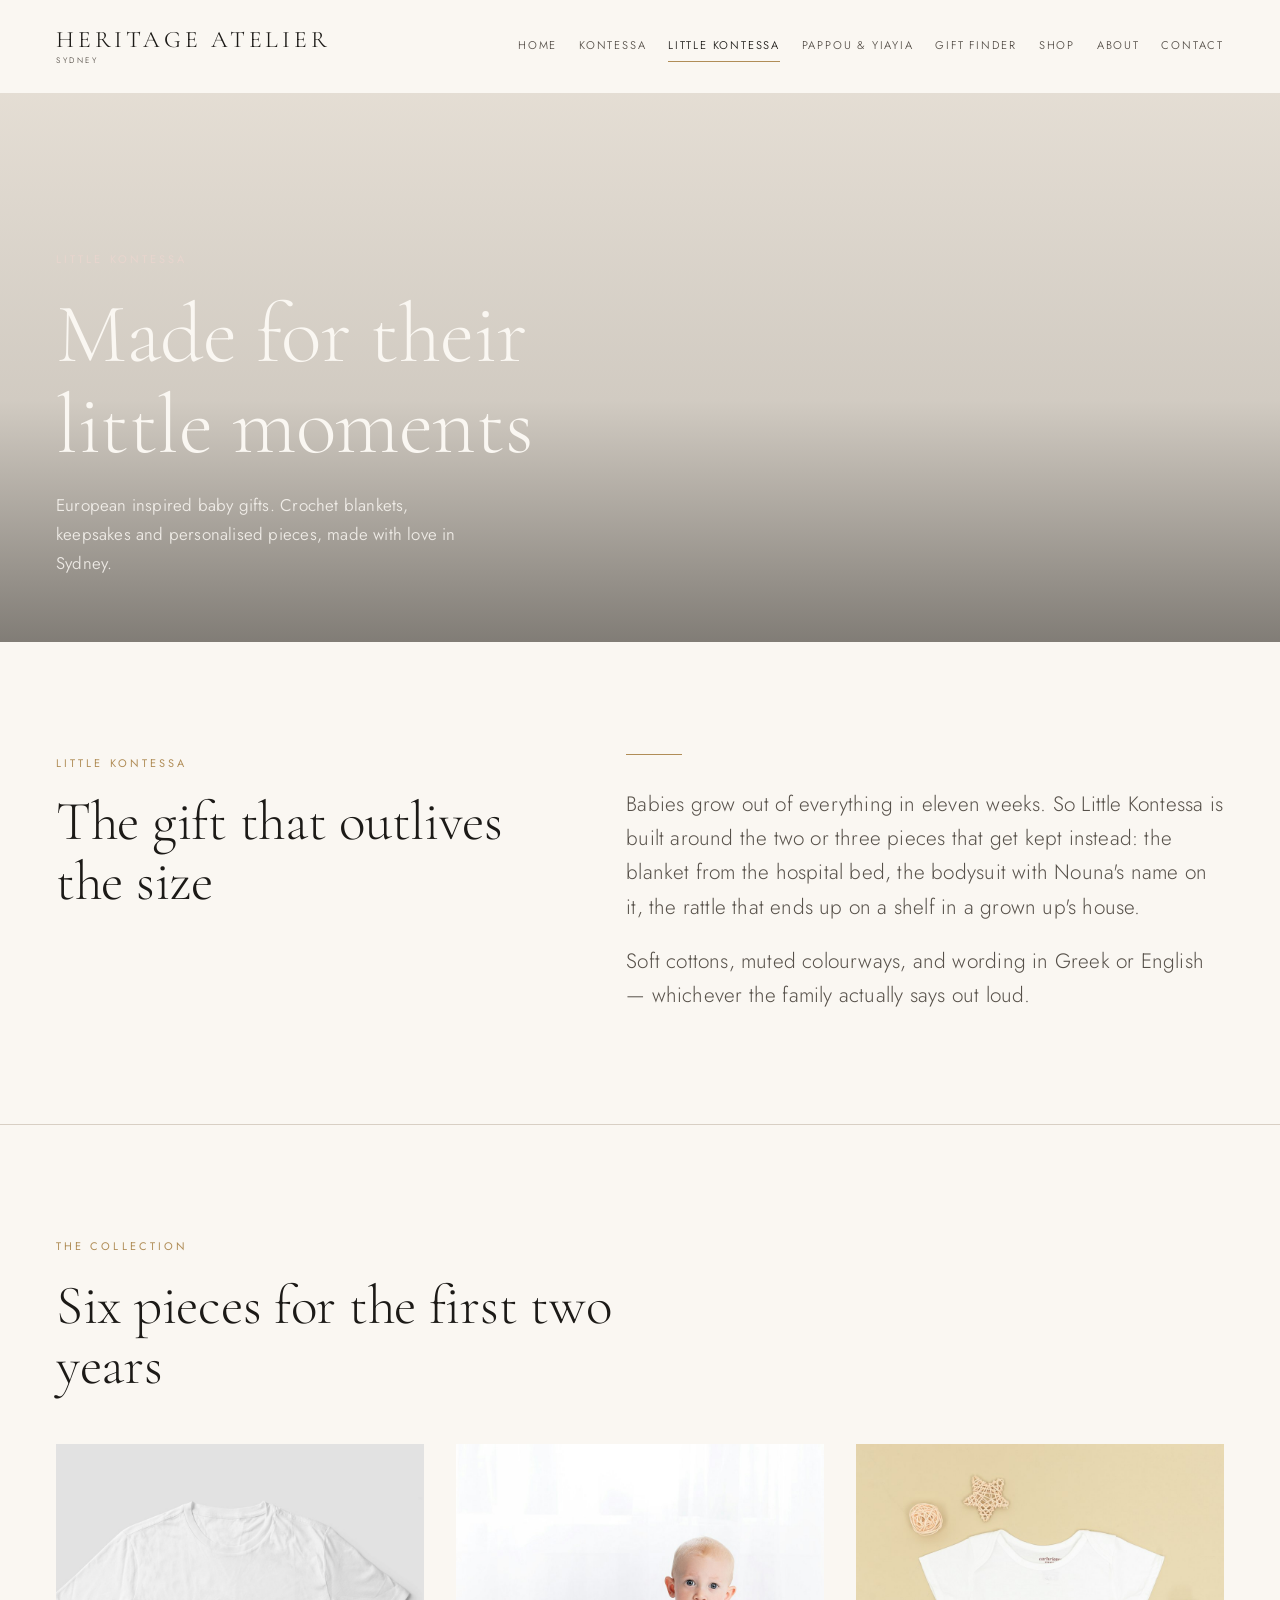
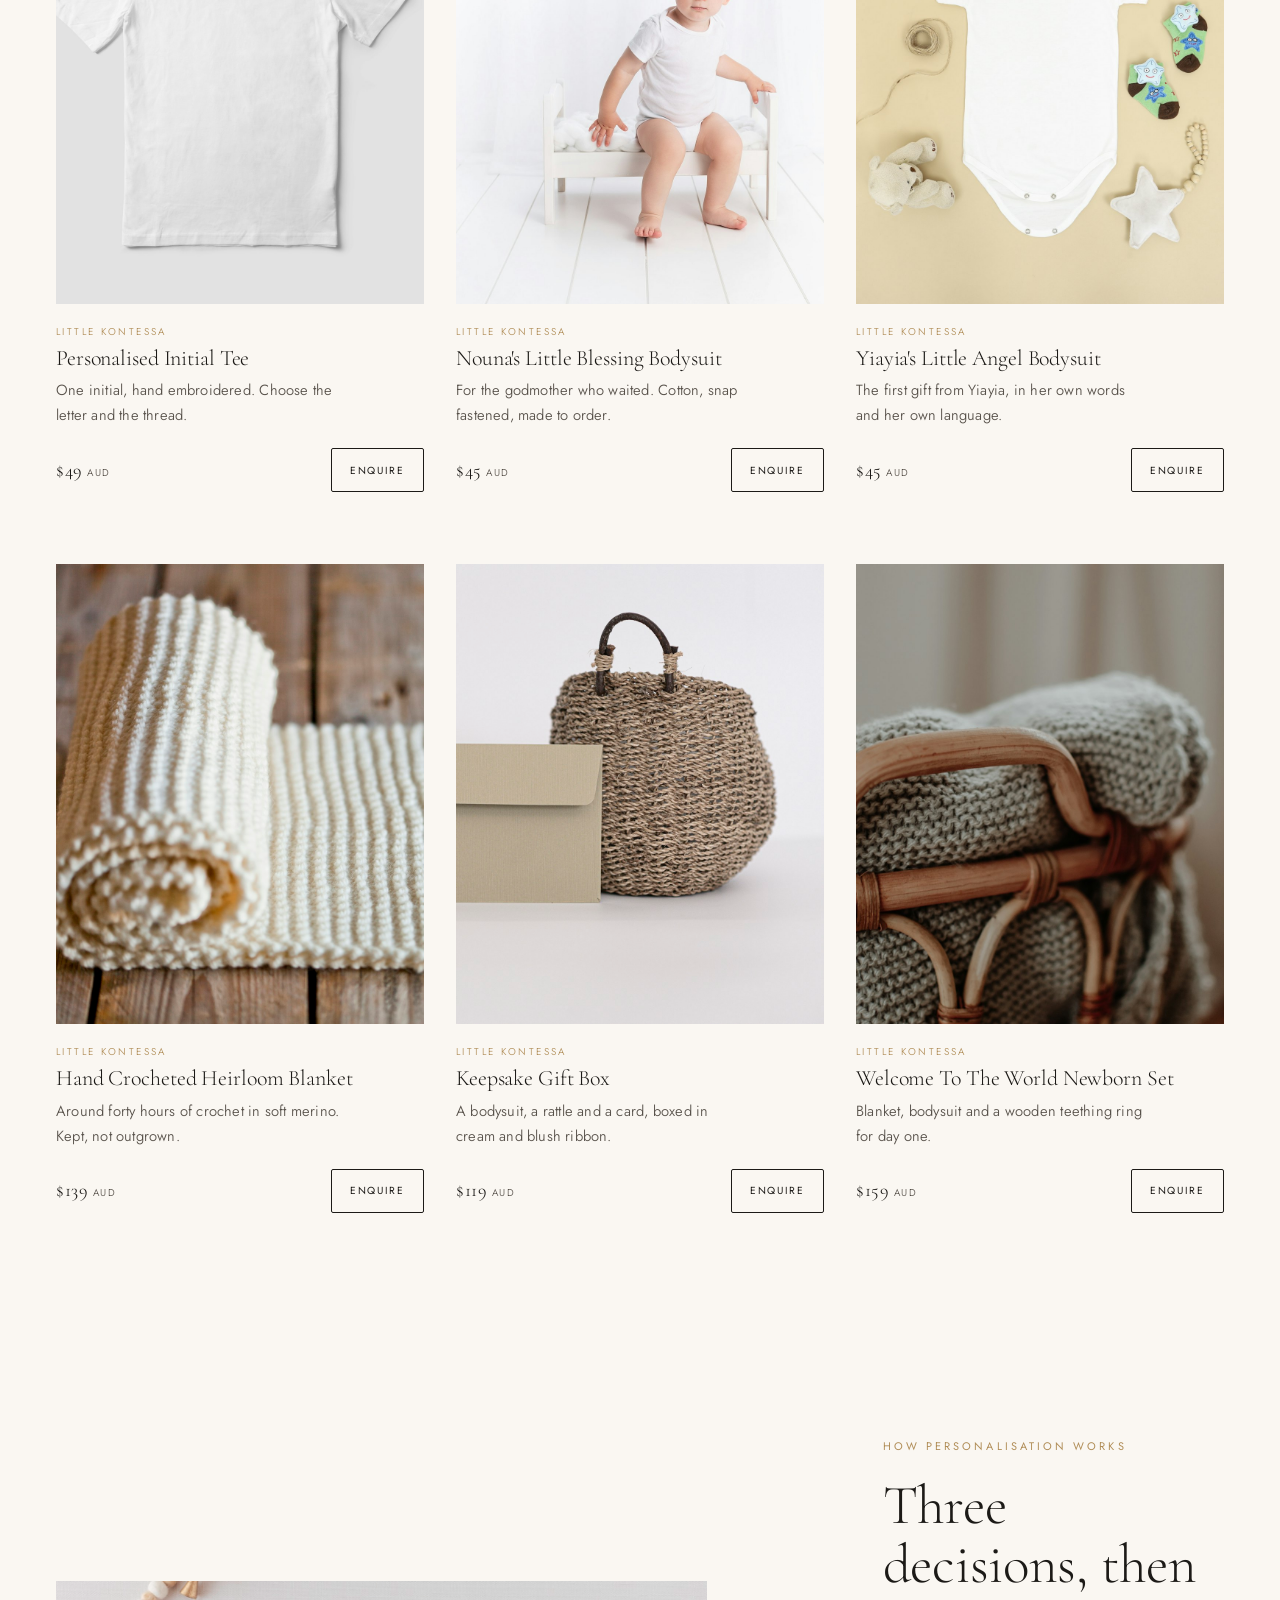
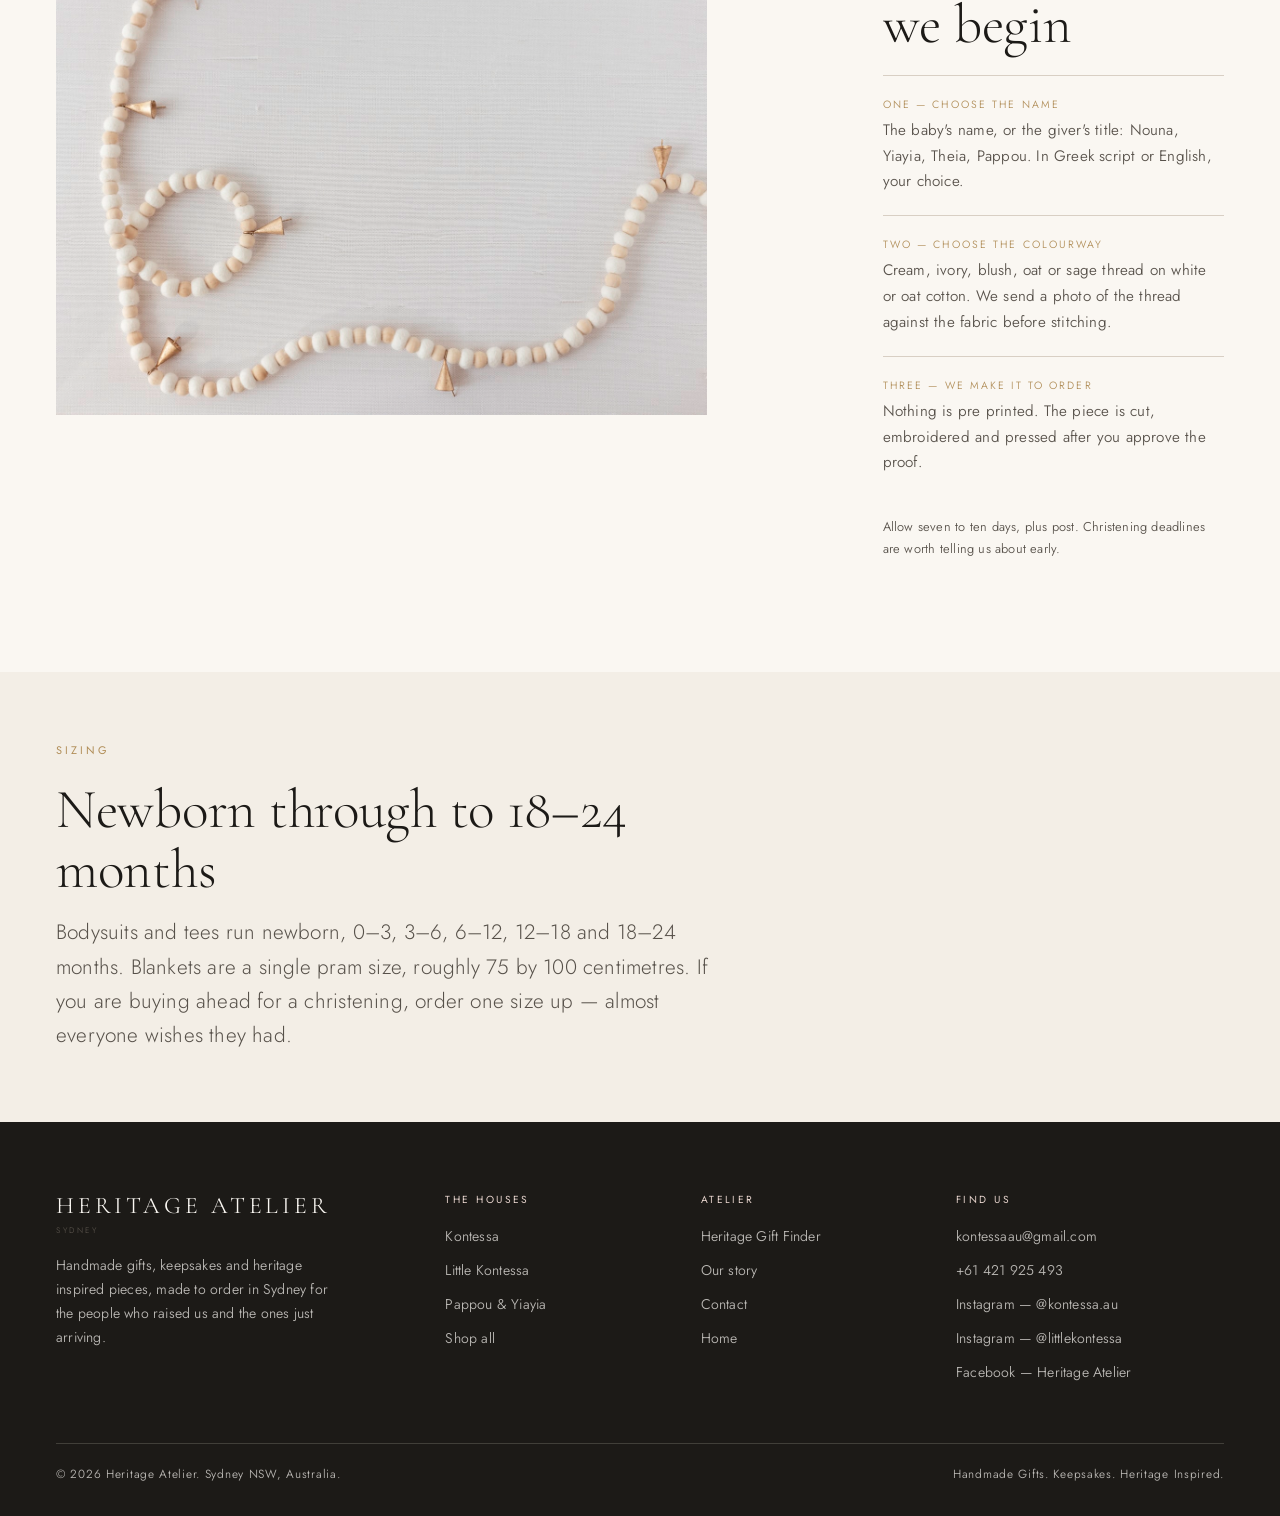
<file: little-kontessa.html>
<!DOCTYPE html>
<html lang="en-AU">
<head>
<meta charset="utf-8">
<meta name="viewport" content="width=device-width, initial-scale=1">
<title>Little Kontessa — European Inspired Baby Gifts &amp; Keepsakes | Heritage Atelier</title>
<meta name="description" content="Little Kontessa: European inspired baby gifts made with love in Sydney. Personalised bodysuits, hand crocheted blankets, keepsake boxes and wooden rattles, newborn to 24 months.">
<link rel="canonical" href="https://welcometothenextlevel.github.io/heritage-atelier/little-kontessa.html">

<meta property="og:type" content="website">
<meta property="og:site_name" content="Heritage Atelier">
<meta property="og:title" content="Little Kontessa — European Inspired Baby Gifts &amp; Keepsakes | Heritage Atelier">
<meta property="og:description" content="Little Kontessa: European inspired baby gifts made with love in Sydney. Personalised bodysuits, hand crocheted blankets, keepsake boxes and wooden rattles, newborn to 24 months.">
<meta property="og:url" content="https://welcometothenextlevel.github.io/heritage-atelier/little-kontessa.html">
<meta property="og:image" content="https://welcometothenextlevel.github.io/heritage-atelier/assets/images/og-cover.jpg">
<meta property="og:locale" content="en_AU">
<meta name="twitter:card" content="summary_large_image">
<meta name="theme-color" content="#FAF7F2">

<link rel="icon" href="favicon.svg" type="image/svg+xml">
<link rel="apple-touch-icon" href="favicon.svg">

<link rel="preconnect" href="https://fonts.googleapis.com">
<link rel="preconnect" href="https://fonts.gstatic.com" crossorigin>
<link href="https://fonts.googleapis.com/css2?family=Cormorant+Garamond:wght@300;400;500&family=Jost:wght@300;400;500&display=swap" rel="stylesheet">
<link rel="stylesheet" href="css/style.css">
<script>document.documentElement.classList.add('js');</script>
</head>
<body>
  <a class="skip-link" href="#main">Skip to content</a>

  <header class="site-header">
    <div class="wrap header-inner">
      <a class="brandmark" href="index.html" aria-label="Heritage Atelier, home">
        Heritage Atelier
        <small>Sydney</small>
      </a>

      <nav class="nav-desktop" aria-label="Primary">
          <a href="index.html">Home</a>
          <a href="kontessa.html">Kontessa</a>
          <a href="little-kontessa.html" aria-current="page">Little Kontessa</a>
          <a href="heritage.html">Pappou &amp; Yiayia</a>
          <a href="gift-finder.html">Gift Finder</a>
          <a href="shop.html">Shop</a>
          <a href="about.html">About</a>
          <a href="contact.html">Contact</a>
      </nav>

      <button class="nav-toggle" type="button" aria-label="Open menu" aria-expanded="false" aria-controls="nav-overlay">
        <span></span><span></span><span></span>
      </button>
    </div>
  </header>

  <div class="nav-overlay" id="nav-overlay" aria-hidden="true">
    <nav aria-label="Mobile">
      <ul>
            <li><a href="index.html">Home</a></li>
            <li><a href="kontessa.html">Kontessa</a></li>
            <li><a href="little-kontessa.html" aria-current="page">Little Kontessa</a></li>
            <li><a href="heritage.html">Pappou &amp; Yiayia</a></li>
            <li><a href="gift-finder.html">Gift Finder</a></li>
            <li><a href="shop.html">Shop</a></li>
            <li><a href="about.html">About</a></li>
            <li><a href="contact.html">Contact</a></li>
      </ul>
    </nav>
    <div class="overlay-foot">
      <p><a href="mailto:kontessaau@gmail.com">kontessaau@gmail.com</a></p>
      <p><a href="tel:+61421925493">+61 421 925 493</a></p>
      <p>Sydney NSW, Australia</p>
    </div>
  </div>

  <main id="main">
    <section class="hero page-hero">
      <div class="hero-media">
        <picture>
          <source media="(max-width: 899px)" srcset="assets/images/hero-little-kontessa-mobile.jpg">
          <img src="assets/images/hero-little-kontessa.jpg" alt="A newborn baby sleeping peacefully on a soft cream blanket" width="1920" height="1080" fetchpriority="high" decoding="async">
        </picture>
      </div>
      <div class="hero-caption">
        <div class="wrap">
          <span class="eyebrow">Little Kontessa</span>
          <h1>Made for their little moments</h1>
          <p>European inspired baby gifts. Crochet blankets, keepsakes and personalised pieces, made with love in Sydney.</p>
          
        </div>
      </div>
    </section>

    <section class="section">
      <div class="wrap">
        <div class="statement-grid">
          <div class="reveal">
            <span class="eyebrow">Little Kontessa</span>
            <h2>The gift that outlives the size</h2>
          </div>
          <div class="reveal">
            <hr class="rule rule--short">
            <p class="lede measure">Babies grow out of everything in eleven weeks. So Little Kontessa is built around the two or three pieces that get kept instead: the blanket from the hospital bed, the bodysuit with Nouna's name on it, the rattle that ends up on a shelf in a grown up's house.</p>
            <p class="lede measure" style="margin-top:1.25rem">Soft cottons, muted colourways, and wording in Greek or English &mdash; whichever the family actually says out loud.</p>
          </div>
        </div>
      </div>
    </section>

    <hr class="rule">

    <section class="section">
      <div class="wrap">
        <div class="reveal" style="max-width:34em;margin-bottom:var(--s-5)">
          <span class="eyebrow">The collection</span>
          <h2>Six pieces for the first two years</h2>
        </div>
        <div class="product-grid">
        <article class="product reveal" data-house-key="little-kontessa">
          <figure><img src="assets/images/little-initial-tee.jpg" alt="Plain white cotton crew neck tee laid flat on a neutral background" width="1000" height="1250" loading="lazy"></figure>
          <span class="product-house">Little Kontessa</span>
          <h3>Personalised Initial Tee</h3>
          <p>One initial, hand embroidered. Choose the letter and the thread.</p>
          <div class="product-foot">
            <span class="price">$49 <span>AUD</span></span>
            <button type="button" class="btn btn--enquire" data-enquire data-name="Personalised Initial Tee" data-house="Little Kontessa" data-price="$49 AUD" data-image="assets/images/little-initial-tee.jpg" data-alt="Plain white cotton crew neck tee laid flat on a neutral background">Enquire</button>
          </div>
        </article>
        <article class="product reveal" data-house-key="little-kontessa">
          <figure><img src="assets/images/little-nouna-bodysuit.jpg" alt="White cotton baby bodysuit photographed flat on a soft neutral surface" width="1000" height="1250" loading="lazy"></figure>
          <span class="product-house">Little Kontessa</span>
          <h3>Nouna's Little Blessing Bodysuit</h3>
          <p>For the godmother who waited. Cotton, snap fastened, made to order.</p>
          <div class="product-foot">
            <span class="price">$45 <span>AUD</span></span>
            <button type="button" class="btn btn--enquire" data-enquire data-name="Nouna's Little Blessing Bodysuit" data-house="Little Kontessa" data-price="$45 AUD" data-image="assets/images/little-nouna-bodysuit.jpg" data-alt="White cotton baby bodysuit photographed flat on a soft neutral surface">Enquire</button>
          </div>
        </article>
        <article class="product reveal" data-house-key="little-kontessa">
          <figure><img src="assets/images/little-yiayia-bodysuit.jpg" alt="White and pale blue baby onesie laid flat with soft folds" width="1000" height="1250" loading="lazy"></figure>
          <span class="product-house">Little Kontessa</span>
          <h3>Yiayia's Little Angel Bodysuit</h3>
          <p>The first gift from Yiayia, in her own words and her own language.</p>
          <div class="product-foot">
            <span class="price">$45 <span>AUD</span></span>
            <button type="button" class="btn btn--enquire" data-enquire data-name="Yiayia's Little Angel Bodysuit" data-house="Little Kontessa" data-price="$45 AUD" data-image="assets/images/little-yiayia-bodysuit.jpg" data-alt="White and pale blue baby onesie laid flat with soft folds">Enquire</button>
          </div>
        </article>
        <article class="product reveal" data-house-key="little-kontessa">
          <figure><img src="assets/images/little-heirloom-blanket.jpg" alt="Cream hand crocheted baby blanket spread open on a light timber floor" width="1000" height="1250" loading="lazy"></figure>
          <span class="product-house">Little Kontessa</span>
          <h3>Hand Crocheted Heirloom Blanket</h3>
          <p>Around forty hours of crochet in soft merino. Kept, not outgrown.</p>
          <div class="product-foot">
            <span class="price">$139 <span>AUD</span></span>
            <button type="button" class="btn btn--enquire" data-enquire data-name="Hand Crocheted Heirloom Blanket" data-house="Little Kontessa" data-price="$139 AUD" data-image="assets/images/little-heirloom-blanket.jpg" data-alt="Cream hand crocheted baby blanket spread open on a light timber floor">Enquire</button>
          </div>
        </article>
        <article class="product reveal" data-house-key="little-kontessa">
          <figure><img src="assets/images/little-keepsake-box.jpg" alt="A woven basket bag standing beside a folded stone coloured card" width="1000" height="1250" loading="lazy"></figure>
          <span class="product-house">Little Kontessa</span>
          <h3>Keepsake Gift Box</h3>
          <p>A bodysuit, a rattle and a card, boxed in cream and blush ribbon.</p>
          <div class="product-foot">
            <span class="price">$119 <span>AUD</span></span>
            <button type="button" class="btn btn--enquire" data-enquire data-name="Keepsake Gift Box" data-house="Little Kontessa" data-price="$119 AUD" data-image="assets/images/little-keepsake-box.jpg" data-alt="A woven basket bag standing beside a folded stone coloured card">Enquire</button>
          </div>
        </article>
        <article class="product reveal" data-house-key="little-kontessa">
          <figure><img src="assets/images/little-newborn-set.jpg" alt="Woven basket resting on a folded knitted baby blanket" width="1000" height="1250" loading="lazy"></figure>
          <span class="product-house">Little Kontessa</span>
          <h3>Welcome To The World Newborn Set</h3>
          <p>Blanket, bodysuit and a wooden teething ring for day one.</p>
          <div class="product-foot">
            <span class="price">$159 <span>AUD</span></span>
            <button type="button" class="btn btn--enquire" data-enquire data-name="Welcome To The World Newborn Set" data-house="Little Kontessa" data-price="$159 AUD" data-image="assets/images/little-newborn-set.jpg" data-alt="Woven basket resting on a folded knitted baby blanket">Enquire</button>
          </div>
        </article>
        </div>
      </div>
    </section>

    <section class="section">
      <div class="wrap">
        <div class="split">
          <div class="split-media reveal">
            <img src="assets/images/story-personalisation.jpg" alt="Wooden bead teething garlands arranged in soft curves on a pale surface" width="1400" height="933" loading="lazy">
          </div>
          <div class="split-body reveal">
            <span class="eyebrow">How personalisation works</span>
            <h2>Three decisions, then we begin</h2>
            <ul class="detail-list">
              <li><span class="k">One &mdash; choose the name</span><span class="v">The baby's name, or the giver's title: Nouna, Yiayia, Theia, Pappou. In Greek script or English, your choice.</span></li>
              <li><span class="k">Two &mdash; choose the colourway</span><span class="v">Cream, ivory, blush, oat or sage thread on white or oat cotton. We send a photo of the thread against the fabric before stitching.</span></li>
              <li><span class="k">Three &mdash; we make it to order</span><span class="v">Nothing is pre printed. The piece is cut, embroidered and pressed after you approve the proof.</span></li>
            </ul>
            <p class="form-note" style="margin-top:var(--s-3)">Allow seven to ten days, plus post. Christening deadlines are worth telling us about early.</p>
          </div>
        </div>
      </div>
    </section>

    <section class="section section--tight" style="background:var(--paper-deep)">
      <div class="wrap">
        <div class="reveal" style="max-width:40em">
          <span class="eyebrow">Sizing</span>
          <h2 style="font-size:clamp(1.6rem,1.2rem+1.6vw,2.4rem)">Newborn through to 18&ndash;24 months</h2>
          <p class="lede" style="margin-top:1rem">Bodysuits and tees run newborn, 0&ndash;3, 3&ndash;6, 6&ndash;12, 12&ndash;18 and 18&ndash;24 months. Blankets are a single pram size, roughly 75 by 100 centimetres. If you are buying ahead for a christening, order one size up &mdash; almost everyone wishes they had.</p>
        </div>
      </div>
    </section>

  </main>

  <footer class="site-footer">
    <div class="wrap">
      <div class="footer-grid">
        <div>
          <span class="brandmark">Heritage Atelier<small>Sydney</small></span>
          <p>Handmade gifts, keepsakes and heritage inspired pieces, made to order in Sydney for the people who raised us and the ones just arriving.</p>
        </div>
        <div>
          <h4>The Houses</h4>
          <ul>
            <li><a href="kontessa.html">Kontessa</a></li>
            <li><a href="little-kontessa.html">Little Kontessa</a></li>
            <li><a href="heritage.html">Pappou &amp; Yiayia</a></li>
            <li><a href="shop.html">Shop all</a></li>
          </ul>
        </div>
        <div>
          <h4>Atelier</h4>
          <ul>
            <li><a href="gift-finder.html">Heritage Gift Finder</a></li>
            <li><a href="about.html">Our story</a></li>
            <li><a href="contact.html">Contact</a></li>
            <li><a href="index.html">Home</a></li>
          </ul>
        </div>
        <div>
          <h4>Find us</h4>
          <ul>
            <li><a href="mailto:kontessaau@gmail.com">kontessaau@gmail.com</a></li>
            <li><a href="tel:+61421925493">+61 421 925 493</a></li>
            <li><a href="https://www.instagram.com/kontessa.au/" rel="noopener">Instagram &mdash; @kontessa.au</a></li>
            <li><a href="https://www.instagram.com/littlekontessa/" rel="noopener">Instagram &mdash; @littlekontessa</a></li>
            <li><a href="https://www.facebook.com/" rel="noopener">Facebook &mdash; Heritage Atelier</a></li>
          </ul>
        </div>
      </div>
      <div class="footer-base">
        <span>&copy; 2026 Heritage Atelier. Sydney NSW, Australia.</span>
        <span>Handmade Gifts. Keepsakes. Heritage Inspired.</span>
      </div>
    </div>
  </footer>

  <div class="modal" id="enquiry-modal" role="dialog" aria-modal="true" aria-labelledby="enquiry-title" aria-hidden="true">
    <button class="modal-backdrop" type="button" data-modal-close aria-label="Close enquiry"></button>
    <div class="modal-panel">
      <button class="modal-close" type="button" data-modal-close aria-label="Close enquiry">&times;</button>
      <span class="eyebrow" data-modal-house>Heritage Atelier</span>
      <h2 id="enquiry-title" style="font-size:clamp(1.5rem,1.2rem+1.2vw,2rem)">Enquire about this piece</h2>

      <div class="modal-product">
        <img data-modal-image src="assets/images/kontessa-soft-romance-shoulder-bag.jpg" alt="" width="76" height="95">
        <div>
          <strong data-modal-name style="font-family:var(--serif);font-size:1.15rem;font-weight:400">Piece</strong>
          <div class="price" data-modal-price></div>
        </div>
      </div>

      <form data-inline-success="modal-success" novalidate>
        <input type="hidden" name="piece" data-modal-field value="">
        <div class="form-grid two-up">
          <div class="field">
            <label for="m-name">Your name</label>
            <input id="m-name" name="name" type="text" autocomplete="name" required>
          </div>
          <div class="field">
            <label for="m-email">Email</label>
            <input id="m-email" name="email" type="email" autocomplete="email" required>
          </div>
          <div class="field field-full">
            <label for="m-message">Tell us about the personalisation</label>
            <textarea id="m-message" name="message" rows="4" placeholder="The name, the colourway, the date you need it by."></textarea>
          </div>
        </div>
        <div class="btn-row" style="margin-top:var(--s-4)">
          <button class="btn" type="submit">Send enquiry</button>
          <button class="btn btn--ghost" type="button" data-modal-close>Cancel</button>
        </div>
        <p class="form-note" style="margin-top:var(--s-3)">We reply from kontessaau@gmail.com, usually within one working day.</p>
      </form>

      <div class="form-success" id="modal-success">
        <h3>Thank you, <span data-success-name>there</span>.</h3>
        <p>Your enquiry is with the atelier. We will come back to you with timings, colourways and a personalisation proof before anything is made.</p>
      </div>
    </div>
  </div>

  <script src="js/main.js"></script>
</body>
</html>
</file>
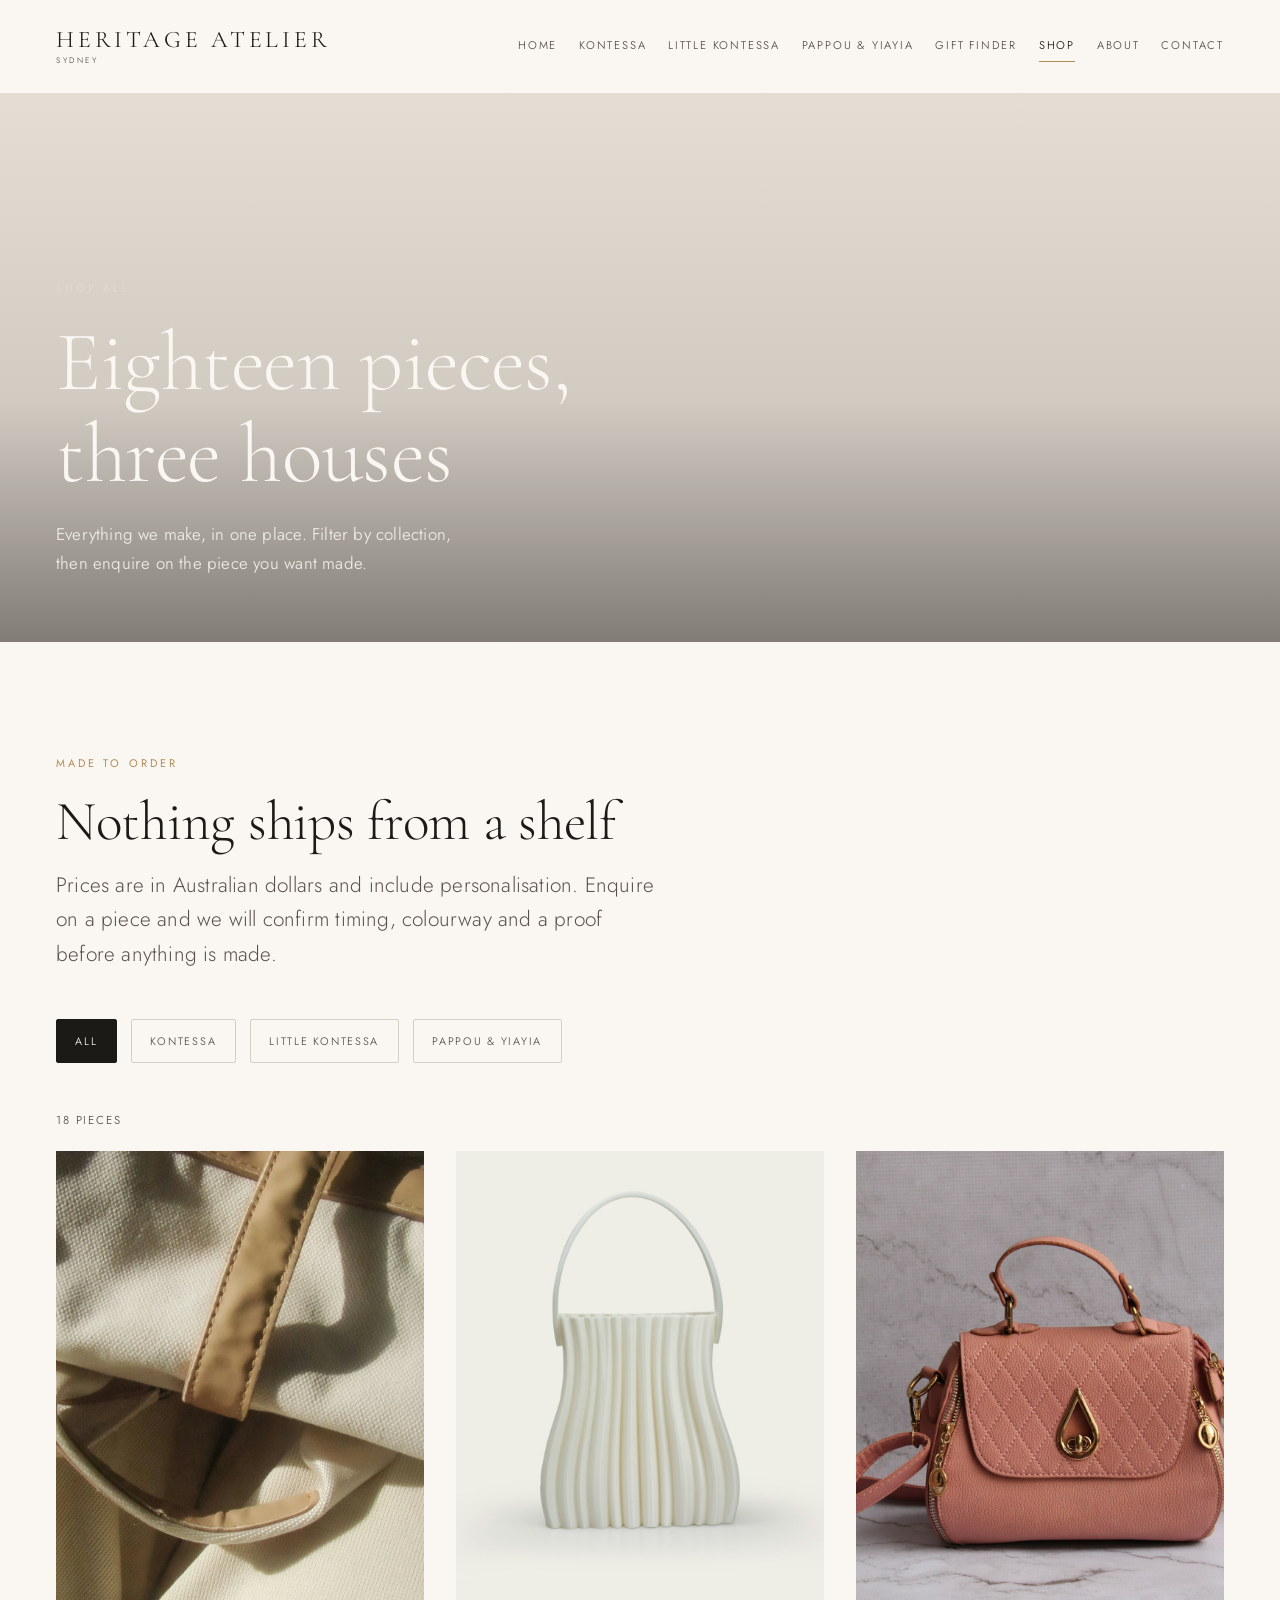
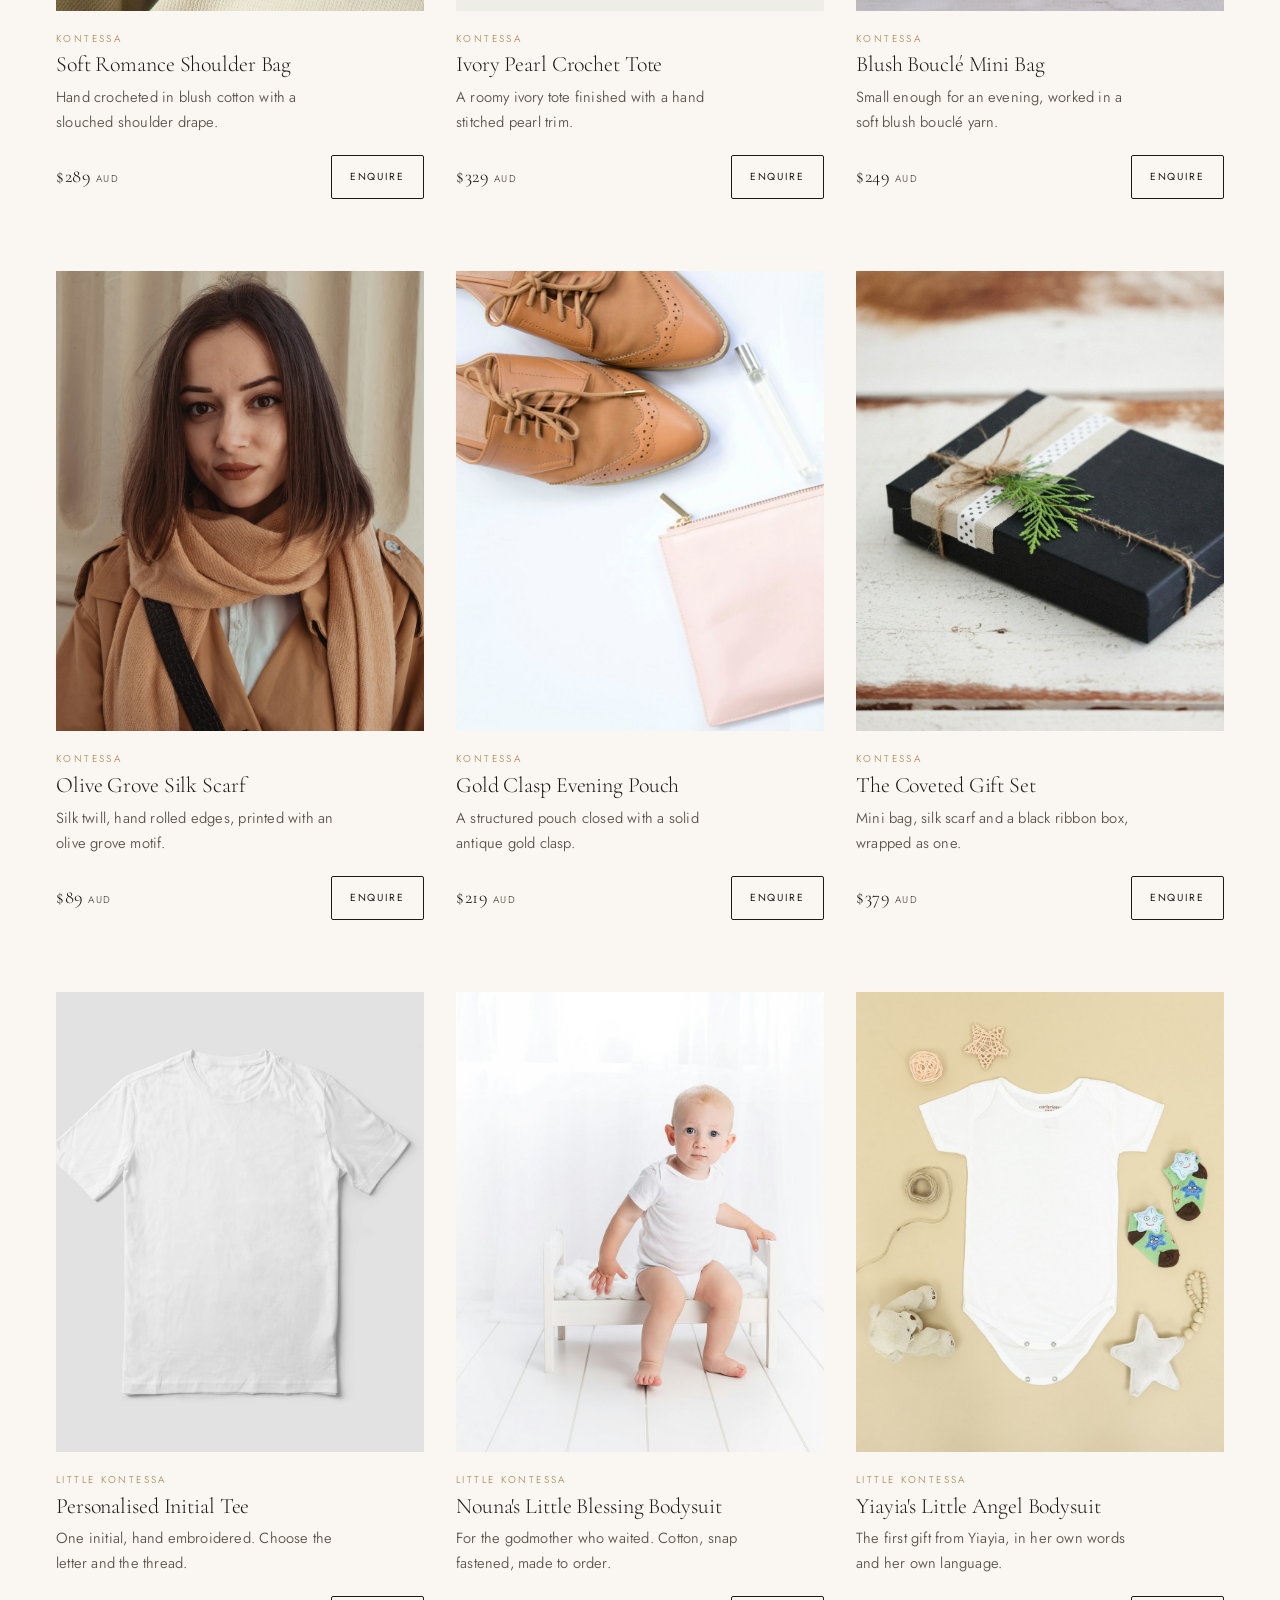
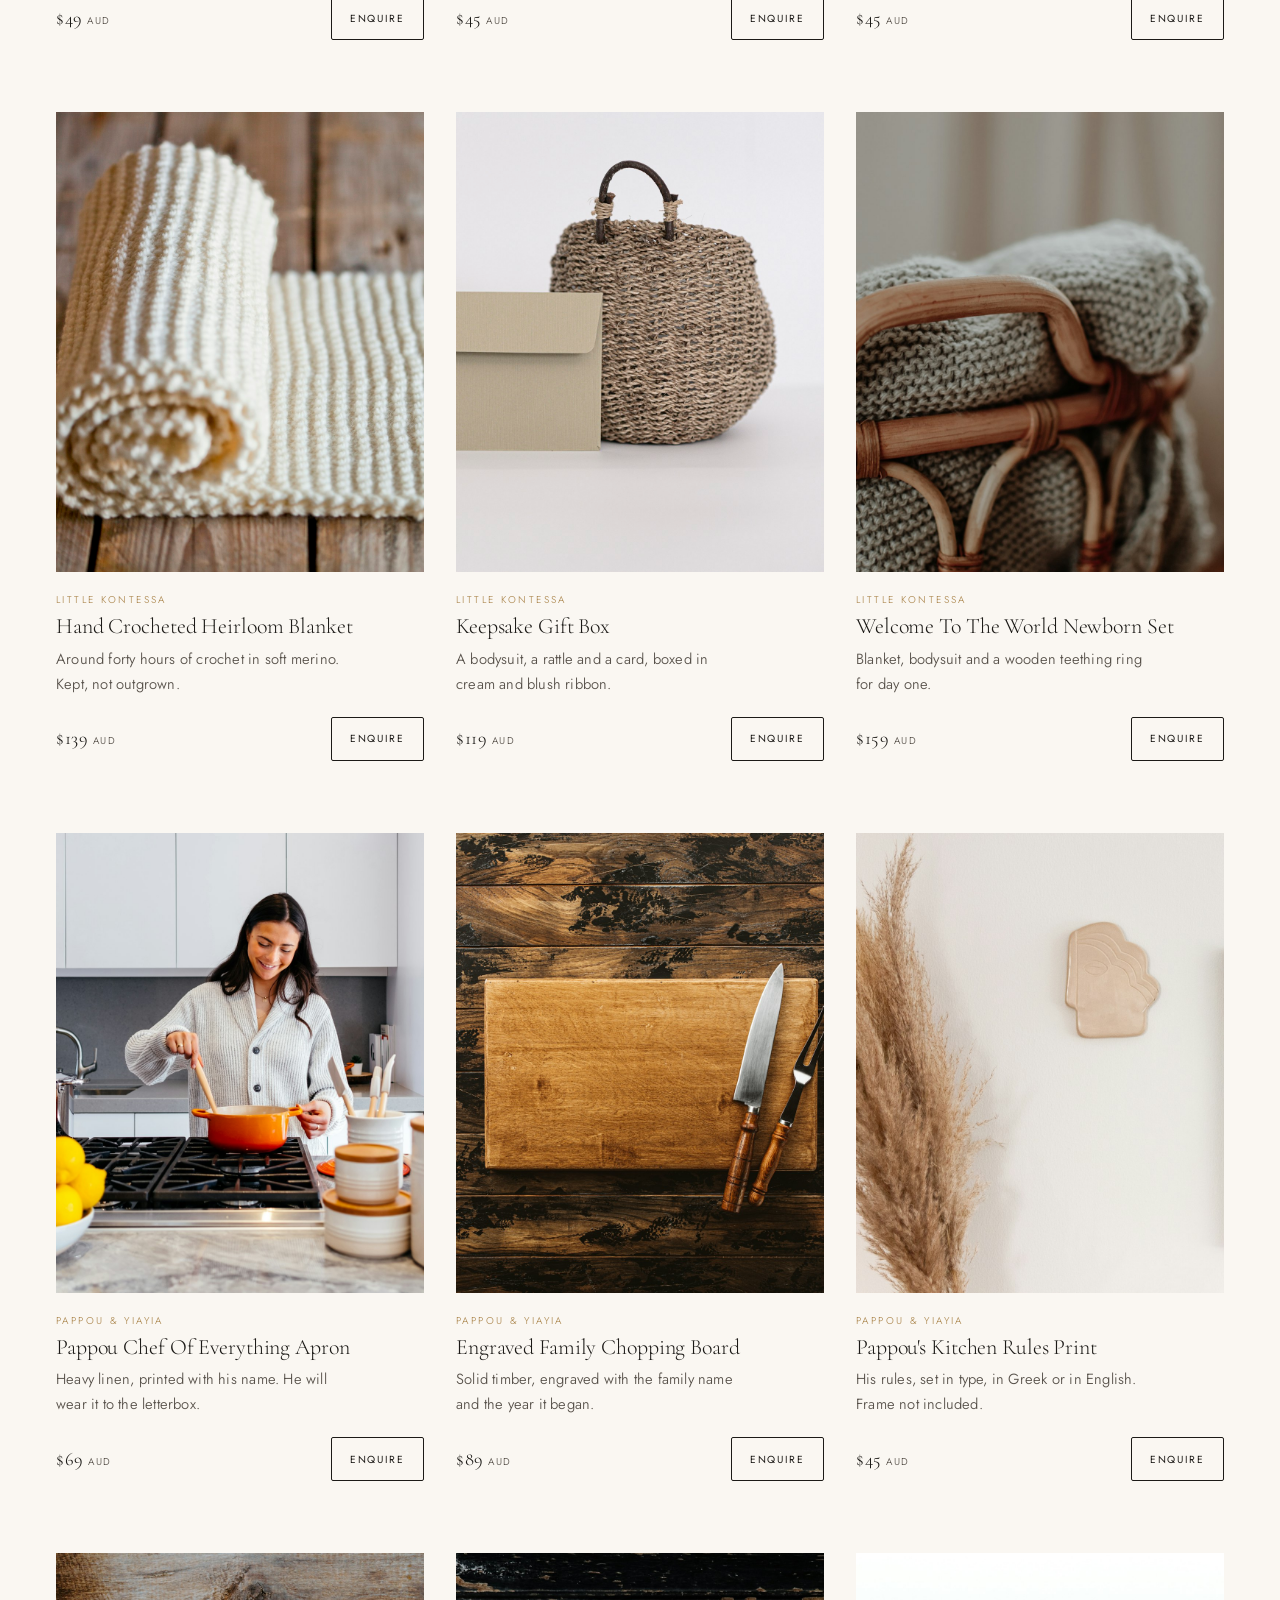
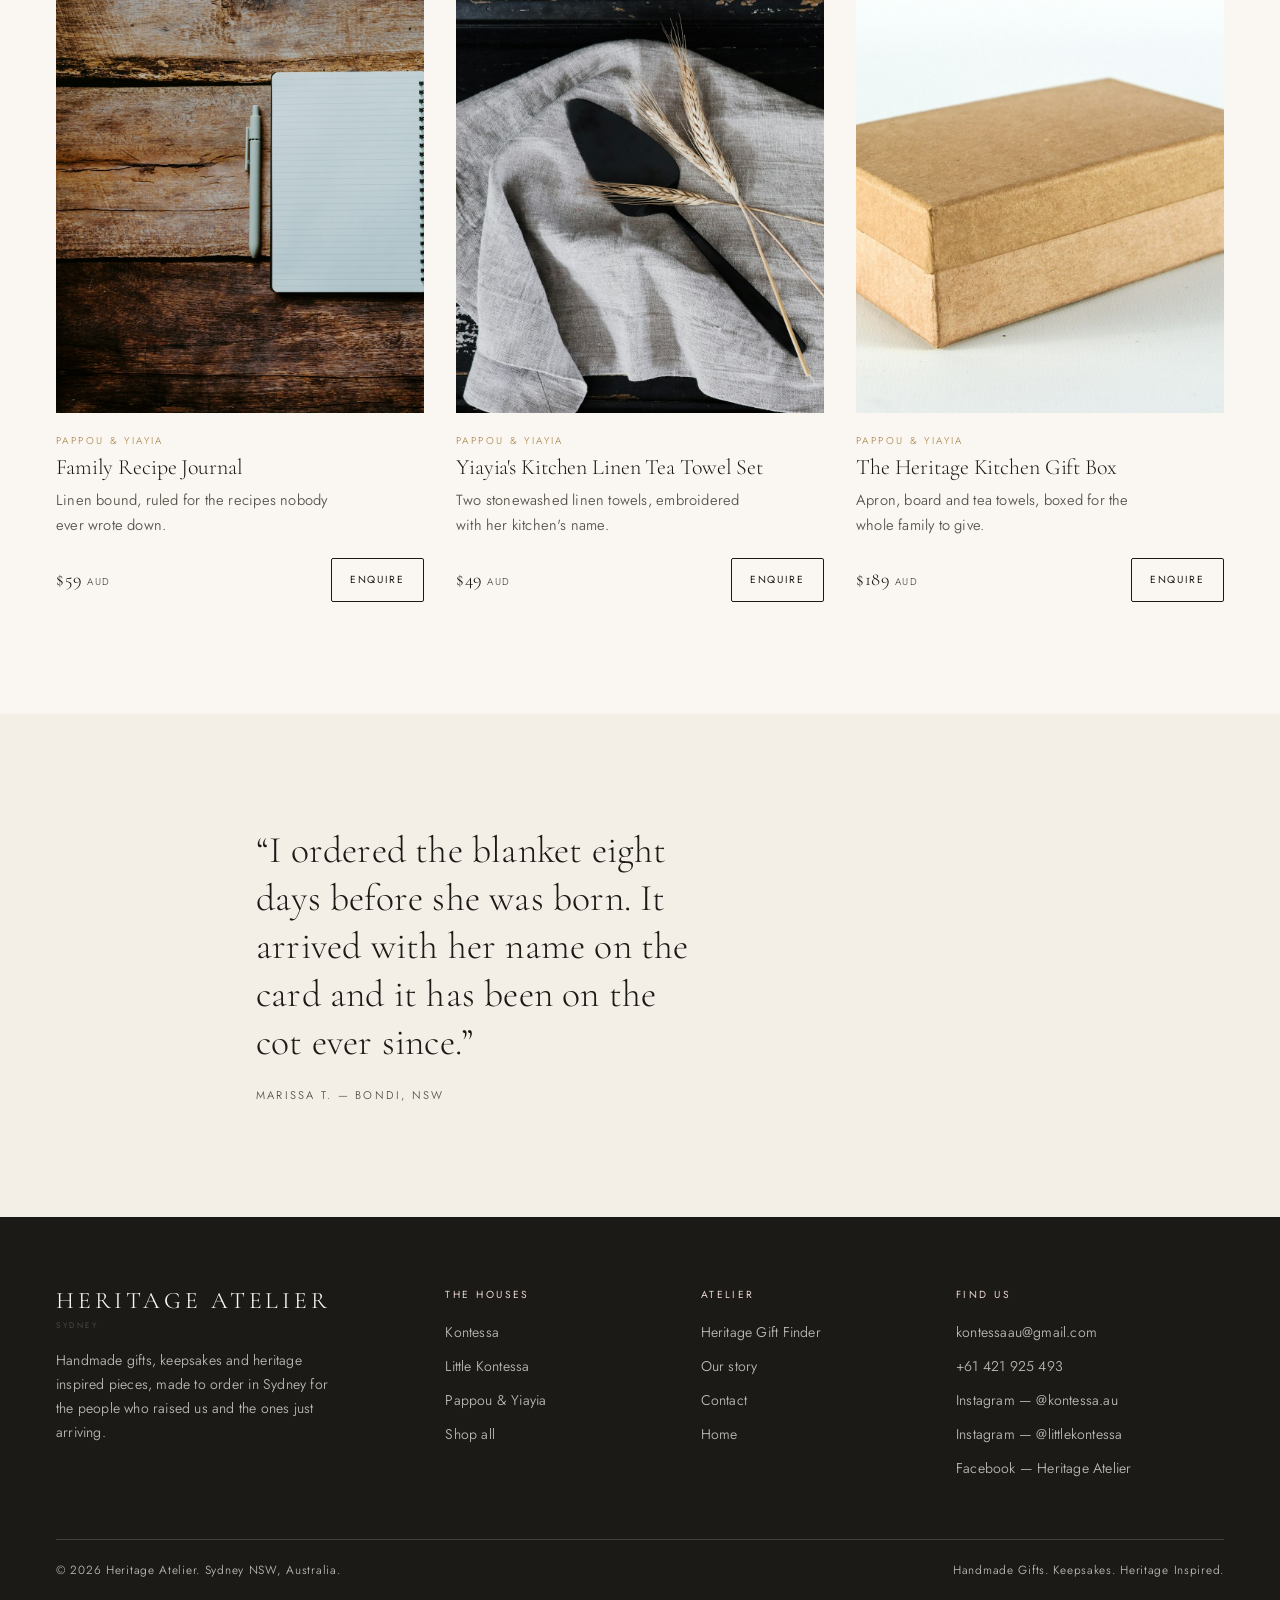
<file: shop.html>
<!DOCTYPE html>
<html lang="en-AU">
<head>
<meta charset="utf-8">
<meta name="viewport" content="width=device-width, initial-scale=1">
<title>Shop All — Eighteen Handmade, Made to Order Pieces | Heritage Atelier</title>
<meta name="description" content="Every Heritage Atelier piece in one place: Kontessa crochet handbags, Little Kontessa baby keepsakes and Pappou &amp; Yiayia Greek heritage kitchen gifts. Filter by collection.">
<link rel="canonical" href="https://welcometothenextlevel.github.io/heritage-atelier/shop.html">

<meta property="og:type" content="website">
<meta property="og:site_name" content="Heritage Atelier">
<meta property="og:title" content="Shop All — Eighteen Handmade, Made to Order Pieces | Heritage Atelier">
<meta property="og:description" content="Every Heritage Atelier piece in one place: Kontessa crochet handbags, Little Kontessa baby keepsakes and Pappou &amp; Yiayia Greek heritage kitchen gifts. Filter by collection.">
<meta property="og:url" content="https://welcometothenextlevel.github.io/heritage-atelier/shop.html">
<meta property="og:image" content="https://welcometothenextlevel.github.io/heritage-atelier/assets/images/og-cover.jpg">
<meta property="og:locale" content="en_AU">
<meta name="twitter:card" content="summary_large_image">
<meta name="theme-color" content="#FAF7F2">

<link rel="icon" href="favicon.svg" type="image/svg+xml">
<link rel="apple-touch-icon" href="favicon.svg">

<link rel="preconnect" href="https://fonts.googleapis.com">
<link rel="preconnect" href="https://fonts.gstatic.com" crossorigin>
<link href="https://fonts.googleapis.com/css2?family=Cormorant+Garamond:wght@300;400;500&family=Jost:wght@300;400;500&display=swap" rel="stylesheet">
<link rel="stylesheet" href="css/style.css">
<script>document.documentElement.classList.add('js');</script>
</head>
<body>
  <a class="skip-link" href="#main">Skip to content</a>

  <header class="site-header">
    <div class="wrap header-inner">
      <a class="brandmark" href="index.html" aria-label="Heritage Atelier, home">
        Heritage Atelier
        <small>Sydney</small>
      </a>

      <nav class="nav-desktop" aria-label="Primary">
          <a href="index.html">Home</a>
          <a href="kontessa.html">Kontessa</a>
          <a href="little-kontessa.html">Little Kontessa</a>
          <a href="heritage.html">Pappou &amp; Yiayia</a>
          <a href="gift-finder.html">Gift Finder</a>
          <a href="shop.html" aria-current="page">Shop</a>
          <a href="about.html">About</a>
          <a href="contact.html">Contact</a>
      </nav>

      <button class="nav-toggle" type="button" aria-label="Open menu" aria-expanded="false" aria-controls="nav-overlay">
        <span></span><span></span><span></span>
      </button>
    </div>
  </header>

  <div class="nav-overlay" id="nav-overlay" aria-hidden="true">
    <nav aria-label="Mobile">
      <ul>
            <li><a href="index.html">Home</a></li>
            <li><a href="kontessa.html">Kontessa</a></li>
            <li><a href="little-kontessa.html">Little Kontessa</a></li>
            <li><a href="heritage.html">Pappou &amp; Yiayia</a></li>
            <li><a href="gift-finder.html">Gift Finder</a></li>
            <li><a href="shop.html" aria-current="page">Shop</a></li>
            <li><a href="about.html">About</a></li>
            <li><a href="contact.html">Contact</a></li>
      </ul>
    </nav>
    <div class="overlay-foot">
      <p><a href="mailto:kontessaau@gmail.com">kontessaau@gmail.com</a></p>
      <p><a href="tel:+61421925493">+61 421 925 493</a></p>
      <p>Sydney NSW, Australia</p>
    </div>
  </div>

  <main id="main">
    <section class="hero page-hero">
      <div class="hero-media">
        <picture>
          <source media="(max-width: 899px)" srcset="assets/images/hero-shop-mobile.jpg">
          <img src="assets/images/hero-shop.jpg" alt="A close view of beige textured fabric folded into a soft swirl" width="1920" height="1080" fetchpriority="high" decoding="async">
        </picture>
      </div>
      <div class="hero-caption">
        <div class="wrap">
          <span class="eyebrow">Shop all</span>
          <h1>Eighteen pieces, three houses</h1>
          <p>Everything we make, in one place. Filter by collection, then enquire on the piece you want made.</p>
          
        </div>
      </div>
    </section>

    <section class="section">
      <div class="wrap">
        <div class="reveal" style="max-width:36em;margin-bottom:var(--s-5)">
          <span class="eyebrow">Made to order</span>
          <h2>Nothing ships from a shelf</h2>
          <p class="lede" style="margin-top:1rem">Prices are in Australian dollars and include personalisation. Enquire on a piece and we will confirm timing, colourway and a proof before anything is made.</p>
        </div>

        <div class="chips" data-filter-bar role="group" aria-label="Filter by collection">
          <button class="chip" type="button" data-filter="all" aria-pressed="true">All</button>
          <button class="chip" type="button" data-filter="kontessa" aria-pressed="false">Kontessa</button>
          <button class="chip" type="button" data-filter="little-kontessa" aria-pressed="false">Little Kontessa</button>
          <button class="chip" type="button" data-filter="heritage" aria-pressed="false">Pappou &amp; Yiayia</button>
        </div>

        <p class="result-count" data-result-count aria-live="polite">18 pieces</p>

        <div class="product-grid">
        <article class="product reveal" data-house-key="kontessa">
          <figure><img src="assets/images/kontessa-soft-romance-shoulder-bag.jpg" alt="Close view of a soft cream shoulder bag, showing the strap and the stitched edge" width="1000" height="1250" loading="lazy"></figure>
          <span class="product-house">Kontessa</span>
          <h3>Soft Romance Shoulder Bag</h3>
          <p>Hand crocheted in blush cotton with a slouched shoulder drape.</p>
          <div class="product-foot">
            <span class="price">$289 <span>AUD</span></span>
            <button type="button" class="btn btn--enquire" data-enquire data-name="Soft Romance Shoulder Bag" data-house="Kontessa" data-price="$289 AUD" data-image="assets/images/kontessa-soft-romance-shoulder-bag.jpg" data-alt="Close view of a soft cream shoulder bag, showing the strap and the stitched edge">Enquire</button>
          </div>
        </article>
        <article class="product reveal" data-house-key="kontessa">
          <figure><img src="assets/images/kontessa-ivory-pearl-tote.jpg" alt="Ivory pleated tote bag with a single rolled handle photographed against a pale wall" width="1000" height="1250" loading="lazy"></figure>
          <span class="product-house">Kontessa</span>
          <h3>Ivory Pearl Crochet Tote</h3>
          <p>A roomy ivory tote finished with a hand stitched pearl trim.</p>
          <div class="product-foot">
            <span class="price">$329 <span>AUD</span></span>
            <button type="button" class="btn btn--enquire" data-enquire data-name="Ivory Pearl Crochet Tote" data-house="Kontessa" data-price="$329 AUD" data-image="assets/images/kontessa-ivory-pearl-tote.jpg" data-alt="Ivory pleated tote bag with a single rolled handle photographed against a pale wall">Enquire</button>
          </div>
        </article>
        <article class="product reveal" data-house-key="kontessa">
          <figure><img src="assets/images/kontessa-blush-boucle-mini.jpg" alt="Blush pink mini handbag sitting on a pale marble bench top" width="1000" height="1250" loading="lazy"></figure>
          <span class="product-house">Kontessa</span>
          <h3>Blush Bouclé Mini Bag</h3>
          <p>Small enough for an evening, worked in a soft blush bouclé yarn.</p>
          <div class="product-foot">
            <span class="price">$249 <span>AUD</span></span>
            <button type="button" class="btn btn--enquire" data-enquire data-name="Blush Bouclé Mini Bag" data-house="Kontessa" data-price="$249 AUD" data-image="assets/images/kontessa-blush-boucle-mini.jpg" data-alt="Blush pink mini handbag sitting on a pale marble bench top">Enquire</button>
          </div>
        </article>
        <article class="product reveal" data-house-key="kontessa">
          <figure><img src="assets/images/kontessa-olive-silk-scarf.jpg" alt="Woman in a camel coat wearing a softly draped silk twill scarf" width="1000" height="1250" loading="lazy"></figure>
          <span class="product-house">Kontessa</span>
          <h3>Olive Grove Silk Scarf</h3>
          <p>Silk twill, hand rolled edges, printed with an olive grove motif.</p>
          <div class="product-foot">
            <span class="price">$89 <span>AUD</span></span>
            <button type="button" class="btn btn--enquire" data-enquire data-name="Olive Grove Silk Scarf" data-house="Kontessa" data-price="$89 AUD" data-image="assets/images/kontessa-olive-silk-scarf.jpg" data-alt="Woman in a camel coat wearing a softly draped silk twill scarf">Enquire</button>
          </div>
        </article>
        <article class="product reveal" data-house-key="kontessa">
          <figure><img src="assets/images/kontessa-gold-clasp-pouch.jpg" alt="A blush zip pouch laid beside a pair of tan leather brogues" width="1000" height="1250" loading="lazy"></figure>
          <span class="product-house">Kontessa</span>
          <h3>Gold Clasp Evening Pouch</h3>
          <p>A structured pouch closed with a solid antique gold clasp.</p>
          <div class="product-foot">
            <span class="price">$219 <span>AUD</span></span>
            <button type="button" class="btn btn--enquire" data-enquire data-name="Gold Clasp Evening Pouch" data-house="Kontessa" data-price="$219 AUD" data-image="assets/images/kontessa-gold-clasp-pouch.jpg" data-alt="A blush zip pouch laid beside a pair of tan leather brogues">Enquire</button>
          </div>
        </article>
        <article class="product reveal" data-house-key="kontessa">
          <figure><img src="assets/images/kontessa-coveted-gift-set.jpg" alt="A slim black gift box tied with twine and a sprig of greenery" width="1000" height="1250" loading="lazy"></figure>
          <span class="product-house">Kontessa</span>
          <h3>The Coveted Gift Set</h3>
          <p>Mini bag, silk scarf and a black ribbon box, wrapped as one.</p>
          <div class="product-foot">
            <span class="price">$379 <span>AUD</span></span>
            <button type="button" class="btn btn--enquire" data-enquire data-name="The Coveted Gift Set" data-house="Kontessa" data-price="$379 AUD" data-image="assets/images/kontessa-coveted-gift-set.jpg" data-alt="A slim black gift box tied with twine and a sprig of greenery">Enquire</button>
          </div>
        </article>
        <article class="product reveal" data-house-key="little-kontessa">
          <figure><img src="assets/images/little-initial-tee.jpg" alt="Plain white cotton crew neck tee laid flat on a neutral background" width="1000" height="1250" loading="lazy"></figure>
          <span class="product-house">Little Kontessa</span>
          <h3>Personalised Initial Tee</h3>
          <p>One initial, hand embroidered. Choose the letter and the thread.</p>
          <div class="product-foot">
            <span class="price">$49 <span>AUD</span></span>
            <button type="button" class="btn btn--enquire" data-enquire data-name="Personalised Initial Tee" data-house="Little Kontessa" data-price="$49 AUD" data-image="assets/images/little-initial-tee.jpg" data-alt="Plain white cotton crew neck tee laid flat on a neutral background">Enquire</button>
          </div>
        </article>
        <article class="product reveal" data-house-key="little-kontessa">
          <figure><img src="assets/images/little-nouna-bodysuit.jpg" alt="White cotton baby bodysuit photographed flat on a soft neutral surface" width="1000" height="1250" loading="lazy"></figure>
          <span class="product-house">Little Kontessa</span>
          <h3>Nouna's Little Blessing Bodysuit</h3>
          <p>For the godmother who waited. Cotton, snap fastened, made to order.</p>
          <div class="product-foot">
            <span class="price">$45 <span>AUD</span></span>
            <button type="button" class="btn btn--enquire" data-enquire data-name="Nouna's Little Blessing Bodysuit" data-house="Little Kontessa" data-price="$45 AUD" data-image="assets/images/little-nouna-bodysuit.jpg" data-alt="White cotton baby bodysuit photographed flat on a soft neutral surface">Enquire</button>
          </div>
        </article>
        <article class="product reveal" data-house-key="little-kontessa">
          <figure><img src="assets/images/little-yiayia-bodysuit.jpg" alt="White and pale blue baby onesie laid flat with soft folds" width="1000" height="1250" loading="lazy"></figure>
          <span class="product-house">Little Kontessa</span>
          <h3>Yiayia's Little Angel Bodysuit</h3>
          <p>The first gift from Yiayia, in her own words and her own language.</p>
          <div class="product-foot">
            <span class="price">$45 <span>AUD</span></span>
            <button type="button" class="btn btn--enquire" data-enquire data-name="Yiayia's Little Angel Bodysuit" data-house="Little Kontessa" data-price="$45 AUD" data-image="assets/images/little-yiayia-bodysuit.jpg" data-alt="White and pale blue baby onesie laid flat with soft folds">Enquire</button>
          </div>
        </article>
        <article class="product reveal" data-house-key="little-kontessa">
          <figure><img src="assets/images/little-heirloom-blanket.jpg" alt="Cream hand crocheted baby blanket spread open on a light timber floor" width="1000" height="1250" loading="lazy"></figure>
          <span class="product-house">Little Kontessa</span>
          <h3>Hand Crocheted Heirloom Blanket</h3>
          <p>Around forty hours of crochet in soft merino. Kept, not outgrown.</p>
          <div class="product-foot">
            <span class="price">$139 <span>AUD</span></span>
            <button type="button" class="btn btn--enquire" data-enquire data-name="Hand Crocheted Heirloom Blanket" data-house="Little Kontessa" data-price="$139 AUD" data-image="assets/images/little-heirloom-blanket.jpg" data-alt="Cream hand crocheted baby blanket spread open on a light timber floor">Enquire</button>
          </div>
        </article>
        <article class="product reveal" data-house-key="little-kontessa">
          <figure><img src="assets/images/little-keepsake-box.jpg" alt="A woven basket bag standing beside a folded stone coloured card" width="1000" height="1250" loading="lazy"></figure>
          <span class="product-house">Little Kontessa</span>
          <h3>Keepsake Gift Box</h3>
          <p>A bodysuit, a rattle and a card, boxed in cream and blush ribbon.</p>
          <div class="product-foot">
            <span class="price">$119 <span>AUD</span></span>
            <button type="button" class="btn btn--enquire" data-enquire data-name="Keepsake Gift Box" data-house="Little Kontessa" data-price="$119 AUD" data-image="assets/images/little-keepsake-box.jpg" data-alt="A woven basket bag standing beside a folded stone coloured card">Enquire</button>
          </div>
        </article>
        <article class="product reveal" data-house-key="little-kontessa">
          <figure><img src="assets/images/little-newborn-set.jpg" alt="Woven basket resting on a folded knitted baby blanket" width="1000" height="1250" loading="lazy"></figure>
          <span class="product-house">Little Kontessa</span>
          <h3>Welcome To The World Newborn Set</h3>
          <p>Blanket, bodysuit and a wooden teething ring for day one.</p>
          <div class="product-foot">
            <span class="price">$159 <span>AUD</span></span>
            <button type="button" class="btn btn--enquire" data-enquire data-name="Welcome To The World Newborn Set" data-house="Little Kontessa" data-price="$159 AUD" data-image="assets/images/little-newborn-set.jpg" data-alt="Woven basket resting on a folded knitted baby blanket">Enquire</button>
          </div>
        </article>
        <article class="product reveal" data-house-key="heritage">
          <figure><img src="assets/images/heritage-pappou-apron.jpg" alt="Home cook in a linen apron working at a warm kitchen bench" width="1000" height="1250" loading="lazy"></figure>
          <span class="product-house">Pappou &amp; Yiayia</span>
          <h3>Pappou Chef Of Everything Apron</h3>
          <p>Heavy linen, printed with his name. He will wear it to the letterbox.</p>
          <div class="product-foot">
            <span class="price">$69 <span>AUD</span></span>
            <button type="button" class="btn btn--enquire" data-enquire data-name="Pappou Chef Of Everything Apron" data-house="Pappou &amp; Yiayia" data-price="$69 AUD" data-image="assets/images/heritage-pappou-apron.jpg" data-alt="Home cook in a linen apron working at a warm kitchen bench">Enquire</button>
          </div>
        </article>
        <article class="product reveal" data-house-key="heritage">
          <figure><img src="assets/images/heritage-chopping-board.jpg" alt="Wooden chopping board and a knife arranged on a timber kitchen surface" width="1000" height="1250" loading="lazy"></figure>
          <span class="product-house">Pappou &amp; Yiayia</span>
          <h3>Engraved Family Chopping Board</h3>
          <p>Solid timber, engraved with the family name and the year it began.</p>
          <div class="product-foot">
            <span class="price">$89 <span>AUD</span></span>
            <button type="button" class="btn btn--enquire" data-enquire data-name="Engraved Family Chopping Board" data-house="Pappou &amp; Yiayia" data-price="$89 AUD" data-image="assets/images/heritage-chopping-board.jpg" data-alt="Wooden chopping board and a knife arranged on a timber kitchen surface">Enquire</button>
          </div>
        </article>
        <article class="product reveal" data-house-key="heritage">
          <figure><img src="assets/images/heritage-kitchen-rules-print.jpg" alt="Framed print hanging on a pale wall beside a small potted plant" width="1000" height="1250" loading="lazy"></figure>
          <span class="product-house">Pappou &amp; Yiayia</span>
          <h3>Pappou's Kitchen Rules Print</h3>
          <p>His rules, set in type, in Greek or in English. Frame not included.</p>
          <div class="product-foot">
            <span class="price">$45 <span>AUD</span></span>
            <button type="button" class="btn btn--enquire" data-enquire data-name="Pappou's Kitchen Rules Print" data-house="Pappou &amp; Yiayia" data-price="$45 AUD" data-image="assets/images/heritage-kitchen-rules-print.jpg" data-alt="Framed print hanging on a pale wall beside a small potted plant">Enquire</button>
          </div>
        </article>
        <article class="product reveal" data-house-key="heritage">
          <figure><img src="assets/images/heritage-recipe-journal.jpg" alt="A ruled notebook and a pen resting on a weathered timber table" width="1000" height="1250" loading="lazy"></figure>
          <span class="product-house">Pappou &amp; Yiayia</span>
          <h3>Family Recipe Journal</h3>
          <p>Linen bound, ruled for the recipes nobody ever wrote down.</p>
          <div class="product-foot">
            <span class="price">$59 <span>AUD</span></span>
            <button type="button" class="btn btn--enquire" data-enquire data-name="Family Recipe Journal" data-house="Pappou &amp; Yiayia" data-price="$59 AUD" data-image="assets/images/heritage-recipe-journal.jpg" data-alt="A ruled notebook and a pen resting on a weathered timber table">Enquire</button>
          </div>
        </article>
        <article class="product reveal" data-house-key="heritage">
          <figure><img src="assets/images/heritage-tea-towel-set.jpg" alt="Linen tea towel styled with wheat stems and a cake server" width="1000" height="1250" loading="lazy"></figure>
          <span class="product-house">Pappou &amp; Yiayia</span>
          <h3>Yiayia's Kitchen Linen Tea Towel Set</h3>
          <p>Two stonewashed linen towels, embroidered with her kitchen's name.</p>
          <div class="product-foot">
            <span class="price">$49 <span>AUD</span></span>
            <button type="button" class="btn btn--enquire" data-enquire data-name="Yiayia's Kitchen Linen Tea Towel Set" data-house="Pappou &amp; Yiayia" data-price="$49 AUD" data-image="assets/images/heritage-tea-towel-set.jpg" data-alt="Linen tea towel styled with wheat stems and a cake server">Enquire</button>
          </div>
        </article>
        <article class="product reveal" data-house-key="heritage">
          <figure><img src="assets/images/heritage-gift-box.jpg" alt="A plain kraft gift box photographed against a pale background" width="1000" height="1250" loading="lazy"></figure>
          <span class="product-house">Pappou &amp; Yiayia</span>
          <h3>The Heritage Kitchen Gift Box</h3>
          <p>Apron, board and tea towels, boxed for the whole family to give.</p>
          <div class="product-foot">
            <span class="price">$189 <span>AUD</span></span>
            <button type="button" class="btn btn--enquire" data-enquire data-name="The Heritage Kitchen Gift Box" data-house="Pappou &amp; Yiayia" data-price="$189 AUD" data-image="assets/images/heritage-gift-box.jpg" data-alt="A plain kraft gift box photographed against a pale background">Enquire</button>
          </div>
        </article>
        </div>
      </div>
    </section>

    <section class="section testimonial-band">
      <div class="wrap testimonial-grid">
        <blockquote class="testimonial reveal">
          <p>&ldquo;I ordered the blanket eight days before she was born. It arrived with her name on the card and it has been on the cot ever since.&rdquo;</p>
          <cite>Marissa T. &mdash; Bondi, NSW</cite>
        </blockquote>
      </div>
    </section>

  </main>

  <footer class="site-footer">
    <div class="wrap">
      <div class="footer-grid">
        <div>
          <span class="brandmark">Heritage Atelier<small>Sydney</small></span>
          <p>Handmade gifts, keepsakes and heritage inspired pieces, made to order in Sydney for the people who raised us and the ones just arriving.</p>
        </div>
        <div>
          <h4>The Houses</h4>
          <ul>
            <li><a href="kontessa.html">Kontessa</a></li>
            <li><a href="little-kontessa.html">Little Kontessa</a></li>
            <li><a href="heritage.html">Pappou &amp; Yiayia</a></li>
            <li><a href="shop.html">Shop all</a></li>
          </ul>
        </div>
        <div>
          <h4>Atelier</h4>
          <ul>
            <li><a href="gift-finder.html">Heritage Gift Finder</a></li>
            <li><a href="about.html">Our story</a></li>
            <li><a href="contact.html">Contact</a></li>
            <li><a href="index.html">Home</a></li>
          </ul>
        </div>
        <div>
          <h4>Find us</h4>
          <ul>
            <li><a href="mailto:kontessaau@gmail.com">kontessaau@gmail.com</a></li>
            <li><a href="tel:+61421925493">+61 421 925 493</a></li>
            <li><a href="https://www.instagram.com/kontessa.au/" rel="noopener">Instagram &mdash; @kontessa.au</a></li>
            <li><a href="https://www.instagram.com/littlekontessa/" rel="noopener">Instagram &mdash; @littlekontessa</a></li>
            <li><a href="https://www.facebook.com/" rel="noopener">Facebook &mdash; Heritage Atelier</a></li>
          </ul>
        </div>
      </div>
      <div class="footer-base">
        <span>&copy; 2026 Heritage Atelier. Sydney NSW, Australia.</span>
        <span>Handmade Gifts. Keepsakes. Heritage Inspired.</span>
      </div>
    </div>
  </footer>

  <div class="modal" id="enquiry-modal" role="dialog" aria-modal="true" aria-labelledby="enquiry-title" aria-hidden="true">
    <button class="modal-backdrop" type="button" data-modal-close aria-label="Close enquiry"></button>
    <div class="modal-panel">
      <button class="modal-close" type="button" data-modal-close aria-label="Close enquiry">&times;</button>
      <span class="eyebrow" data-modal-house>Heritage Atelier</span>
      <h2 id="enquiry-title" style="font-size:clamp(1.5rem,1.2rem+1.2vw,2rem)">Enquire about this piece</h2>

      <div class="modal-product">
        <img data-modal-image src="assets/images/kontessa-soft-romance-shoulder-bag.jpg" alt="" width="76" height="95">
        <div>
          <strong data-modal-name style="font-family:var(--serif);font-size:1.15rem;font-weight:400">Piece</strong>
          <div class="price" data-modal-price></div>
        </div>
      </div>

      <form data-inline-success="modal-success" novalidate>
        <input type="hidden" name="piece" data-modal-field value="">
        <div class="form-grid two-up">
          <div class="field">
            <label for="m-name">Your name</label>
            <input id="m-name" name="name" type="text" autocomplete="name" required>
          </div>
          <div class="field">
            <label for="m-email">Email</label>
            <input id="m-email" name="email" type="email" autocomplete="email" required>
          </div>
          <div class="field field-full">
            <label for="m-message">Tell us about the personalisation</label>
            <textarea id="m-message" name="message" rows="4" placeholder="The name, the colourway, the date you need it by."></textarea>
          </div>
        </div>
        <div class="btn-row" style="margin-top:var(--s-4)">
          <button class="btn" type="submit">Send enquiry</button>
          <button class="btn btn--ghost" type="button" data-modal-close>Cancel</button>
        </div>
        <p class="form-note" style="margin-top:var(--s-3)">We reply from kontessaau@gmail.com, usually within one working day.</p>
      </form>

      <div class="form-success" id="modal-success">
        <h3>Thank you, <span data-success-name>there</span>.</h3>
        <p>Your enquiry is with the atelier. We will come back to you with timings, colourways and a personalisation proof before anything is made.</p>
      </div>
    </div>
  </div>

  <script src="js/main.js"></script>
</body>
</html>
</file>
<file: css/style.css>
/* =============================================================
   Heritage Atelier — heritage-atelier.css
   Handmade Gifts. Keepsakes. Heritage Inspired. Sydney NSW.
   ============================================================= */

/* ---------- Custom properties ---------- */
:root {
  /* Palette */
  --paper:      #FAF7F2;
  --paper-deep: #F3EEE6;
  --ink:        #1C1A17;
  --ink-soft:   #57514A;
  --gold:       #B08D57;
  --blush:      #E8D5CE;
  --olive:      #7D8471;
  --stone:      #D8CFC4;
  --stone-warm: #EFE8DE;

  /* Type */
  --serif: "Cormorant Garamond", "Iowan Old Style", Georgia, serif;
  --sans:  "Jost", "Helvetica Neue", Helvetica, Arial, sans-serif;

  /* Spacing scale */
  --s-1: 0.5rem;
  --s-2: 0.875rem;
  --s-3: 1.25rem;
  --s-4: 2rem;
  --s-5: 3rem;
  --s-6: 4.5rem;
  --s-7: 7rem;

  --section-y: 56px;
  --gutter: 22px;
  --maxw: 1360px;
  --header-h: 68px;

  --ease: cubic-bezier(0.22, 0.61, 0.36, 1);
}

@media (min-width: 900px) {
  :root {
    --section-y: 96px;
    --gutter: 40px;
    --header-h: 92px;
  }
}
@media (min-width: 1200px) {
  :root { --gutter: 56px; --section-y: 112px; }
}

/* ---------- Reset ---------- */
*, *::before, *::after { box-sizing: border-box; }
html { -webkit-text-size-adjust: 100%; scroll-behavior: smooth; }
body, h1, h2, h3, h4, p, figure, blockquote, dl, dd, ul, ol { margin: 0; padding: 0; }
ul, ol { list-style: none; }
img { max-width: 100%; height: auto; display: block; }
button, input, select, textarea { font: inherit; color: inherit; }
a { color: inherit; text-decoration: none; }

body {
  background: var(--paper);
  color: var(--ink);
  font-family: var(--sans);
  font-weight: 350;
  font-size: clamp(0.95rem, 0.9rem + 0.2vw, 1.0625rem);
  line-height: 1.7;
  letter-spacing: 0.012em;
  overflow-x: hidden;
  -webkit-font-smoothing: antialiased;
}

/* ---------- Typography ---------- */
h1, h2, h3, h4 {
  font-family: var(--serif);
  font-weight: 300;
  line-height: 1.08;
  letter-spacing: -0.005em;
}
h1 { font-size: clamp(2.6rem, 1.6rem + 4.6vw, 5.5rem); }
h2 { font-size: clamp(1.95rem, 1.3rem + 2.7vw, 3.5rem); }
h3 { font-size: clamp(1.35rem, 1.1rem + 1.1vw, 2rem); }
h4 { font-size: clamp(1.1rem, 1rem + 0.5vw, 1.35rem); }

.eyebrow {
  font-family: var(--sans);
  font-size: 0.6875rem;
  font-weight: 400;
  letter-spacing: 0.28em;
  text-transform: uppercase;
  color: var(--gold);
  display: block;
  margin-bottom: var(--s-3);
}
.eyebrow--ink { color: var(--ink-soft); }

.lede {
  font-size: clamp(1.05rem, 0.98rem + 0.45vw, 1.3rem);
  line-height: 1.65;
  color: var(--ink-soft);
  font-weight: 300;
}
.measure   { max-width: 34em; }
.measure-s { max-width: 26em; }

::selection { background: var(--blush); color: var(--ink); }

:focus-visible {
  outline: 2px solid var(--gold);
  outline-offset: 3px;
}

.skip-link {
  position: absolute; left: -9999px; top: 0; z-index: 200;
  background: var(--ink); color: var(--paper);
  padding: 0.75rem 1.25rem; font-size: 0.8rem; letter-spacing: 0.1em;
}
.skip-link:focus { left: 0; }

.sr-only {
  position: absolute; width: 1px; height: 1px; padding: 0; margin: -1px;
  overflow: hidden; clip: rect(0 0 0 0); white-space: nowrap; border: 0;
}

/* ---------- Layout ---------- */
.wrap {
  width: 100%;
  max-width: var(--maxw);
  margin-inline: auto;
  padding-inline: var(--gutter);
}
.section { padding-block: var(--section-y); }
.section--tight { padding-block: calc(var(--section-y) * 0.62); }

.rule {
  border: 0;
  border-top: 1px solid var(--stone);
  margin: 0;
}
.rule--short { width: 56px; border-top-color: var(--gold); margin-bottom: var(--s-4); }

.grid12 {
  display: grid;
  grid-template-columns: repeat(12, minmax(0, 1fr));
  gap: var(--s-4);
}

/* ---------- Buttons ---------- */
.btn {
  display: inline-flex;
  align-items: center;
  justify-content: center;
  min-height: 46px;
  padding: 0.7rem 1.75rem;
  border-radius: 2px;
  border: 1px solid var(--ink);
  background: var(--ink);
  color: var(--paper);
  font-size: 0.72rem;
  font-weight: 400;
  letter-spacing: 0.18em;
  text-transform: uppercase;
  cursor: pointer;
  transition: background 320ms var(--ease), color 320ms var(--ease), border-color 320ms var(--ease);
}
.btn:hover { background: transparent; color: var(--ink); }

.btn--ghost {
  background: transparent;
  color: var(--ink);
}
.btn--ghost:hover { background: var(--ink); color: var(--paper); }

.btn--light {
  background: transparent;
  border-color: var(--paper);
  color: var(--paper);
}
.btn--light:hover { background: var(--paper); color: var(--ink); }

.link-quiet {
  display: inline-block;
  font-size: 0.72rem;
  letter-spacing: 0.18em;
  text-transform: uppercase;
  padding-bottom: 4px;
  border-bottom: 1px solid var(--stone);
  transition: border-color 320ms var(--ease), color 320ms var(--ease);
}
.link-quiet:hover { border-bottom-color: var(--gold); color: var(--gold); }

/* ---------- Header ---------- */
.site-header {
  position: sticky;
  top: 0;
  z-index: 90;
  background: rgba(250, 247, 242, 0.94);
  border-bottom: 1px solid transparent;
  transition: border-color 400ms var(--ease), background 400ms var(--ease);
}
.site-header.is-scrolled {
  border-bottom-color: var(--stone);
  background: rgba(250, 247, 242, 0.98);
}
.header-inner {
  display: flex;
  align-items: center;
  justify-content: space-between;
  gap: var(--s-4);
  height: var(--header-h);
  transition: height 400ms var(--ease);
}
.site-header.is-scrolled .header-inner { height: calc(var(--header-h) - 14px); }

.brandmark {
  font-family: var(--serif);
  font-size: clamp(1.15rem, 1rem + 0.6vw, 1.5rem);
  letter-spacing: 0.16em;
  text-transform: uppercase;
  line-height: 1;
  white-space: nowrap;
}
.brandmark small {
  display: block;
  font-family: var(--sans);
  font-size: 0.5rem;
  letter-spacing: 0.32em;
  color: var(--ink-soft);
  margin-top: 5px;
}

.nav-desktop { display: none; }
@media (min-width: 900px) {
  .nav-desktop { display: flex; align-items: center; gap: clamp(1rem, 1.7vw, 2rem); }
}
.nav-desktop a {
  font-size: 0.7rem;
  letter-spacing: 0.16em;
  text-transform: uppercase;
  color: var(--ink-soft);
  padding: 6px 0;
  position: relative;
  transition: color 300ms var(--ease);
}
.nav-desktop a::after {
  content: "";
  position: absolute;
  left: 0; bottom: 0;
  width: 0; height: 1px;
  background: var(--gold);
  transition: width 380ms var(--ease);
}
.nav-desktop a:hover { color: var(--ink); }
.nav-desktop a:hover::after,
.nav-desktop a[aria-current="page"]::after { width: 100%; }
.nav-desktop a[aria-current="page"] { color: var(--ink); }

.nav-toggle {
  display: inline-flex;
  flex-direction: column;
  justify-content: center;
  gap: 5px;
  width: 46px; height: 46px;
  margin-right: -12px;
  padding: 0 11px;
  background: none;
  border: 0;
  cursor: pointer;
}
@media (min-width: 900px) { .nav-toggle { display: none; } }
.nav-toggle span {
  display: block;
  height: 1px;
  width: 100%;
  background: var(--ink);
  transition: transform 360ms var(--ease), opacity 220ms var(--ease);
}
body.nav-open .nav-toggle span:nth-child(1) { transform: translateY(6px) rotate(45deg); }
body.nav-open .nav-toggle span:nth-child(2) { opacity: 0; }
body.nav-open .nav-toggle span:nth-child(3) { transform: translateY(-6px) rotate(-45deg); }

/* Fullscreen mobile menu */
.nav-overlay {
  position: fixed;
  inset: 0;
  z-index: 80;
  background: var(--paper);
  padding: calc(var(--header-h) + 40px) var(--gutter) var(--s-5);
  display: flex;
  flex-direction: column;
  justify-content: space-between;
  opacity: 0;
  visibility: hidden;
  transform: translateY(-12px);
  transition: opacity 420ms var(--ease), transform 420ms var(--ease), visibility 420ms;
  overflow-y: auto;
}
body.nav-open .nav-overlay { opacity: 1; visibility: visible; transform: none; }
.nav-overlay ul { display: flex; flex-direction: column; }
.nav-overlay li + li { border-top: 1px solid var(--stone); }
.nav-overlay a {
  display: block;
  font-family: var(--serif);
  font-size: clamp(1.6rem, 1.2rem + 2.6vw, 2.4rem);
  padding: 0.55em 0;
  min-height: 44px;
}
.nav-overlay a[aria-current="page"] { color: var(--gold); }
.nav-overlay .overlay-foot {
  font-size: 0.78rem;
  color: var(--ink-soft);
  padding-top: var(--s-4);
}
.nav-overlay .overlay-foot a { font-family: var(--sans); font-size: 0.82rem; padding: 6px 0; display: inline-block; }

/* ---------- Hero ---------- */
.hero { position: relative; }
.hero-media {
  position: relative;
  width: 100%;
  aspect-ratio: 4 / 5;
  overflow: hidden;
  background: var(--stone-warm);
}
@media (min-width: 900px) {
  .hero-media { aspect-ratio: 16 / 9; max-height: 84vh; }
}
.hero-media img { width: 100%; height: 100%; object-fit: cover; }
.hero-media::after {
  content: "";
  position: absolute; inset: 0;
  background: linear-gradient(to top, rgba(28,26,23,0.52) 0%, rgba(28,26,23,0.14) 44%, rgba(28,26,23,0.05) 100%);
}
.hero-caption {
  position: absolute;
  z-index: 2;
  left: 0; right: 0; bottom: 0;
  padding: var(--gutter);
  padding-bottom: clamp(28px, 5vw, 64px);
  color: var(--paper);
}
.hero-caption .wrap { padding-inline: 0; }
@media (min-width: 900px) {
  .hero-caption { padding-inline: 0; }
  .hero-caption .wrap { padding-inline: var(--gutter); }
}
.hero-caption h1 { color: var(--paper); max-width: 15ch; }
.hero-caption .eyebrow { color: var(--blush); }
.hero-caption p {
  color: rgba(250, 247, 242, 0.86);
  max-width: 40ch;
  margin-top: var(--s-3);
}
.hero-caption .btn-row { margin-top: var(--s-4); }

.btn-row { display: flex; flex-wrap: wrap; gap: var(--s-2) var(--s-3); }

/* Editorial page hero (image + offset text below) */
.page-hero .hero-media { aspect-ratio: 4 / 5; }
@media (min-width: 900px) { .page-hero .hero-media { aspect-ratio: 21 / 9; max-height: 62vh; } }

/* ---------- Statement ---------- */
.statement { text-align: left; }
.statement h2 { max-width: 18ch; }
@media (min-width: 900px) {
  .statement-grid { display: grid; grid-template-columns: 5fr 6fr; gap: var(--s-6); align-items: start; }
}

/* ---------- Brand cards ---------- */
.brand-cards {
  display: grid;
  gap: var(--s-5);
}
@media (min-width: 768px) { .brand-cards { grid-template-columns: repeat(3, 1fr); gap: var(--s-4); } }

.brand-card figure { overflow: hidden; background: var(--stone-warm); }
.brand-card img {
  width: 100%;
  aspect-ratio: 4 / 5;
  object-fit: cover;
  transition: transform 900ms var(--ease);
}
.brand-card:hover img { transform: scale(1.035); }
.brand-card h3 { margin-top: var(--s-3); letter-spacing: 0.02em; }
.brand-card .card-meta {
  font-size: 0.68rem;
  letter-spacing: 0.22em;
  text-transform: uppercase;
  color: var(--gold);
  margin-bottom: 6px;
}
.brand-card p { color: var(--ink-soft); margin: var(--s-2) 0 var(--s-3); }
/* Staggered middle card. Uses margin, not transform — .reveal.is-in resets transform. */
@media (min-width: 768px) {
  .brand-cards .brand-card:nth-child(2) { margin-top: 38px; }
}

/* ---------- Split / editorial band ---------- */
.split {
  display: grid;
  gap: var(--s-4);
  align-items: center;
}
@media (min-width: 900px) {
  .split { grid-template-columns: repeat(12, 1fr); gap: var(--s-6); }
  .split .split-media { grid-column: 1 / span 7; }
  .split .split-body  { grid-column: 9 / span 4; }
  .split--flip .split-media { grid-column: 6 / span 7; grid-row: 1; }
  .split--flip .split-body  { grid-column: 1 / span 4; grid-row: 1; }
}
.split-media { overflow: hidden; background: var(--stone-warm); }
.split-media img { width: 100%; aspect-ratio: 3 / 2; object-fit: cover; }

/* ---------- Gift finder callout ---------- */
.callout {
  background: var(--ink);
  color: var(--paper);
}
.callout h2 { color: var(--paper); max-width: 16ch; }
.callout p { color: rgba(250, 247, 242, 0.72); }
.callout .eyebrow { color: var(--blush); }
@media (min-width: 900px) {
  .callout-grid { display: grid; grid-template-columns: 6fr 5fr; gap: var(--s-6); align-items: end; }
}
.callout-steps { margin-top: var(--s-4); }
.callout-steps li {
  display: grid;
  grid-template-columns: 44px 1fr;
  gap: var(--s-2);
  padding: var(--s-3) 0;
  border-top: 1px solid rgba(216, 207, 196, 0.24);
  color: rgba(250, 247, 242, 0.78);
  font-size: 0.95rem;
}
.callout-steps li span {
  font-family: var(--serif);
  font-size: 1.05rem;
  color: var(--gold);
}

/* ---------- Product grid ---------- */
.product-grid {
  display: grid;
  grid-template-columns: 1fr;
  gap: var(--s-5) var(--s-4);
}
@media (min-width: 640px) { .product-grid { grid-template-columns: repeat(2, 1fr); } }
@media (min-width: 900px) { .product-grid { grid-template-columns: repeat(3, 1fr); gap: var(--s-6) var(--s-4); } }

.product { display: flex; flex-direction: column; }
.product figure { overflow: hidden; background: var(--stone-warm); margin-bottom: var(--s-3); }
.product img {
  width: 100%;
  aspect-ratio: 4 / 5;
  object-fit: cover;
  transition: transform 900ms var(--ease);
}
.product:hover img { transform: scale(1.04); }
.product .product-house {
  font-size: 0.62rem;
  letter-spacing: 0.24em;
  text-transform: uppercase;
  color: var(--gold);
}
.product h3 {
  font-size: clamp(1.15rem, 1.05rem + 0.4vw, 1.4rem);
  margin-top: 6px;
}
.product p {
  color: var(--ink-soft);
  font-size: 0.92rem;
  margin-top: 8px;
  max-width: 32ch;
}
.product-foot {
  display: flex;
  align-items: center;
  justify-content: space-between;
  gap: var(--s-3);
  margin-top: auto;
  padding-top: var(--s-3);
}
.price {
  font-family: var(--serif);
  font-size: 1.15rem;
  letter-spacing: 0.03em;
}
.price span { font-family: var(--sans); font-size: 0.62rem; letter-spacing: 0.16em; color: var(--ink-soft); }
.btn--enquire {
  min-height: 44px;
  padding: 0.55rem 1.15rem;
  font-size: 0.64rem;
  letter-spacing: 0.16em;
  background: transparent;
  color: var(--ink);
}
.btn--enquire:hover { background: var(--ink); color: var(--paper); }

/* ---------- Filter chips ---------- */
.chips {
  display: flex;
  flex-wrap: wrap;
  gap: var(--s-1) var(--s-2);
  margin-bottom: var(--s-5);
}
.chip {
  min-height: 44px;
  padding: 0.5rem 1.15rem;
  border: 1px solid var(--stone);
  border-radius: 2px;
  background: transparent;
  font-size: 0.68rem;
  letter-spacing: 0.16em;
  text-transform: uppercase;
  color: var(--ink-soft);
  cursor: pointer;
  transition: border-color 300ms var(--ease), color 300ms var(--ease), background 300ms var(--ease);
}
.chip:hover { border-color: var(--ink); color: var(--ink); }
.chip[aria-pressed="true"] { background: var(--ink); border-color: var(--ink); color: var(--paper); }

.result-count {
  font-size: 0.72rem;
  letter-spacing: 0.16em;
  text-transform: uppercase;
  color: var(--ink-soft);
  margin-bottom: var(--s-3);
}

/* ---------- Testimonial ---------- */
.testimonial-band {
  background: var(--paper-deep);
  position: relative;
}
.testimonial {
  max-width: 44ch;
}
blockquote.testimonial p {
  font-family: var(--serif);
  font-size: clamp(1.5rem, 1.1rem + 1.9vw, 2.35rem);
  line-height: 1.28;
  font-weight: 300;
}
blockquote.testimonial cite {
  display: block;
  margin-top: var(--s-3);
  font-family: var(--sans);
  font-style: normal;
  font-size: 0.7rem;
  letter-spacing: 0.2em;
  text-transform: uppercase;
  color: var(--ink-soft);
}
@media (min-width: 900px) {
  .testimonial-grid { display: grid; grid-template-columns: repeat(12, 1fr); gap: var(--s-4); }
  .testimonial-grid > * { grid-column: 3 / span 8; }
}

/* ---------- Newsletter ---------- */
.newsletter { border-top: 1px solid var(--stone); }
@media (min-width: 900px) {
  .newsletter-grid { display: grid; grid-template-columns: 5fr 6fr; gap: var(--s-6); align-items: center; }
}
.field-row { display: flex; flex-wrap: wrap; gap: var(--s-2); margin-top: var(--s-3); }
.field-row input {
  flex: 1 1 220px;
  min-height: 46px;
  padding: 0.7rem 0;
  background: transparent;
  border: 0;
  border-bottom: 1px solid var(--stone);
  border-radius: 0;
  font-size: 0.95rem;
}
.field-row input:focus { border-bottom-color: var(--ink); outline: none; }
.field-row input::placeholder { color: var(--ink-soft); opacity: 0.7; }

/* ---------- Forms ---------- */
.form-grid { display: grid; gap: var(--s-4); }
@media (min-width: 640px) { .form-grid.two-up { grid-template-columns: 1fr 1fr; } }
.field label {
  display: block;
  font-size: 0.66rem;
  letter-spacing: 0.2em;
  text-transform: uppercase;
  color: var(--ink-soft);
  margin-bottom: 8px;
}
.field input,
.field select,
.field textarea {
  width: 100%;
  min-height: 46px;
  padding: 0.7rem 0.85rem;
  background: transparent;
  border: 1px solid var(--stone);
  border-radius: 2px;
  font-size: 0.95rem;
  transition: border-color 300ms var(--ease);
}
.field textarea { min-height: 150px; resize: vertical; line-height: 1.6; }
.field input:focus, .field select:focus, .field textarea:focus { border-color: var(--ink); outline: none; }
.field select { appearance: none; background-image: none; cursor: pointer; }
.field-full { grid-column: 1 / -1; }

.form-note { font-size: 0.8rem; color: var(--ink-soft); }

.form-success {
  display: none;
  border: 1px solid var(--stone);
  border-left: 2px solid var(--gold);
  background: var(--stone-warm);
  padding: var(--s-4);
}
.form-success.is-visible { display: block; }
.form-success h3 { margin-bottom: 8px; }
.form-success p { color: var(--ink-soft); }

/* ---------- Gift finder ---------- */
.finder {
  border: 1px solid var(--stone);
  background: var(--paper-deep);
  padding: var(--s-4);
}
@media (min-width: 900px) { .finder { padding: var(--s-6); } }

.finder-progress {
  display: flex;
  align-items: center;
  gap: var(--s-2);
  margin-bottom: var(--s-4);
  font-size: 0.66rem;
  letter-spacing: 0.2em;
  text-transform: uppercase;
  color: var(--ink-soft);
}
.finder-progress .bar { flex: 1; height: 1px; background: var(--stone); position: relative; }
.finder-progress .bar i {
  position: absolute; inset: 0 auto 0 0;
  background: var(--gold);
  width: 33.33%;
  transition: width 420ms var(--ease);
}

.finder-step { display: none; }
.finder-step.is-active { display: block; animation: rise 420ms var(--ease) both; }
.finder-step h2 { max-width: 18ch; }

.option-grid { display: grid; gap: var(--s-2); margin-top: var(--s-4); }
@media (min-width: 640px) { .option-grid { grid-template-columns: repeat(2, 1fr); } }
@media (min-width: 1200px) { .option-grid { grid-template-columns: repeat(3, 1fr); } }
.option {
  text-align: left;
  min-height: 76px;
  padding: var(--s-3);
  border: 1px solid var(--stone);
  border-radius: 2px;
  background: var(--paper);
  cursor: pointer;
  transition: border-color 300ms var(--ease), background 300ms var(--ease);
}
.option:hover { border-color: var(--ink); }
.option[aria-pressed="true"] { border-color: var(--gold); background: var(--stone-warm); }
.option strong { display: block; font-family: var(--serif); font-size: 1.2rem; font-weight: 400; }
.option em { font-style: normal; font-size: 0.82rem; color: var(--ink-soft); }

.finder-actions { display: flex; flex-wrap: wrap; gap: var(--s-2); margin-top: var(--s-4); }

.finder-results { display: none; }
.finder-results.is-visible { display: block; }

/* ---------- Process steps ---------- */
.steps { display: grid; gap: 0; margin-top: var(--s-4); }
@media (min-width: 900px) { .steps { grid-template-columns: repeat(4, 1fr); gap: var(--s-4); } }
.step { border-top: 1px solid var(--stone); padding: var(--s-3) 0 var(--s-4); }
.step .num {
  font-family: var(--serif);
  font-size: 0.95rem;
  color: var(--gold);
  letter-spacing: 0.2em;
  display: block;
  margin-bottom: var(--s-2);
}
.step h3 { font-size: clamp(1.2rem, 1.1rem + 0.4vw, 1.5rem); }
.step p { color: var(--ink-soft); margin-top: 10px; font-size: 0.92rem; }

/* ---------- Detail list ---------- */
.detail-list { margin-top: var(--s-3); }
.detail-list li {
  display: grid;
  gap: 4px;
  padding: var(--s-3) 0;
  border-top: 1px solid var(--stone);
}
.detail-list dt, .detail-list .k {
  font-size: 0.66rem;
  letter-spacing: 0.2em;
  text-transform: uppercase;
  color: var(--gold);
}
.detail-list .v { color: var(--ink-soft); font-size: 0.95rem; }

/* ---------- Texture band ---------- */
.texture-band {
  position: relative;
  background: var(--stone-warm) center/cover no-repeat;
  color: var(--paper);
}
.texture-band::before {
  content: "";
  position: absolute; inset: 0;
  background: rgba(28, 26, 23, 0.58);
}
.texture-band .wrap { position: relative; z-index: 1; }
.texture-band h2, .texture-band p { color: var(--paper); }
.texture-band p { color: rgba(250, 247, 242, 0.78); }
.texture-band .eyebrow { color: var(--blush); }

/* ---------- Contact cards ---------- */
.contact-list li {
  padding: var(--s-3) 0;
  border-top: 1px solid var(--stone);
}
.contact-list .k {
  display: block;
  font-size: 0.64rem;
  letter-spacing: 0.22em;
  text-transform: uppercase;
  color: var(--gold);
  margin-bottom: 6px;
}
.contact-list a, .contact-list span.v {
  font-family: var(--serif);
  font-size: clamp(1.15rem, 1rem + 0.7vw, 1.5rem);
  display: inline-block;
  min-height: 32px;
}
.contact-list a { border-bottom: 1px solid transparent; transition: border-color 300ms var(--ease); }
.contact-list a:hover { border-bottom-color: var(--gold); }

/* ---------- Footer ---------- */
.site-footer {
  background: var(--ink);
  color: rgba(250, 247, 242, 0.72);
  padding-block: var(--s-6) var(--s-4);
  font-size: 0.88rem;
}
.footer-grid { display: grid; gap: var(--s-5); }
@media (min-width: 768px) { .footer-grid { grid-template-columns: 1.4fr 1fr 1fr; gap: var(--s-4); } }
@media (min-width: 1200px) { .footer-grid { grid-template-columns: 1.6fr 1fr 1fr 1.2fr; } }
.site-footer .brandmark { color: var(--paper); }
.site-footer h4 {
  font-family: var(--sans);
  font-size: 0.64rem;
  font-weight: 400;
  letter-spacing: 0.24em;
  text-transform: uppercase;
  color: var(--blush);
  margin-bottom: var(--s-3);
}
.site-footer li { margin-bottom: 10px; }
.site-footer a { transition: color 300ms var(--ease); display: inline-block; min-height: 24px; }
.site-footer a:hover { color: var(--paper); }
.site-footer p { max-width: 34ch; margin-top: var(--s-3); }
.footer-base {
  margin-top: var(--s-5);
  padding-top: var(--s-3);
  border-top: 1px solid rgba(216, 207, 196, 0.2);
  display: flex;
  flex-wrap: wrap;
  gap: var(--s-2) var(--s-4);
  justify-content: space-between;
  font-size: 0.74rem;
  letter-spacing: 0.06em;
}

/* ---------- Modal ---------- */
.modal {
  position: fixed;
  inset: 0;
  z-index: 120;
  display: none;
  align-items: flex-end;
  justify-content: center;
  padding: 0;
}
@media (min-width: 640px) { .modal { align-items: center; padding: var(--s-4); } }
.modal.is-open { display: flex; }
.modal-backdrop {
  position: absolute;
  inset: 0;
  background: rgba(28, 26, 23, 0.55);
  border: 0;
  cursor: pointer;
  animation: fade 320ms var(--ease) both;
}
.modal-panel {
  position: relative;
  width: 100%;
  max-width: 560px;
  max-height: 92vh;
  overflow-y: auto;
  background: var(--paper);
  border-radius: 2px;
  padding: var(--s-4);
  animation: rise 400ms var(--ease) both;
}
@media (min-width: 900px) { .modal-panel { padding: var(--s-5); } }
.modal-close {
  position: absolute;
  top: 10px; right: 10px;
  width: 44px; height: 44px;
  background: none;
  border: 0;
  cursor: pointer;
  font-size: 1.35rem;
  line-height: 1;
  color: var(--ink-soft);
}
.modal-close:hover { color: var(--ink); }
.modal-panel .modal-product {
  display: flex;
  gap: var(--s-3);
  align-items: center;
  padding-bottom: var(--s-3);
  border-bottom: 1px solid var(--stone);
  margin-bottom: var(--s-4);
}
.modal-panel .modal-product img { width: 76px; height: 95px; object-fit: cover; }
.modal-panel .modal-product .price { font-size: 1rem; }

/* ---------- Motion ---------- */
@keyframes rise {
  from { opacity: 0; transform: translateY(18px); }
  to   { opacity: 1; transform: none; }
}
@keyframes fade { from { opacity: 0; } to { opacity: 1; } }

/* Only hide reveal content once we know JS is running. Without the .js gate,
   a failed main.js would leave every revealable section invisible for good. */
.js .reveal {
  opacity: 0;
  transform: translateY(22px);
  transition: opacity 400ms var(--ease), transform 400ms var(--ease);
}
.js .reveal.is-in { opacity: 1; transform: none; }

@media (prefers-reduced-motion: reduce) {
  html { scroll-behavior: auto; }
  *, *::before, *::after {
    animation-duration: 0.001ms !important;
    animation-iteration-count: 1 !important;
    transition-duration: 0.001ms !important;
  }
  .reveal { opacity: 1; transform: none; }
}
</file>
